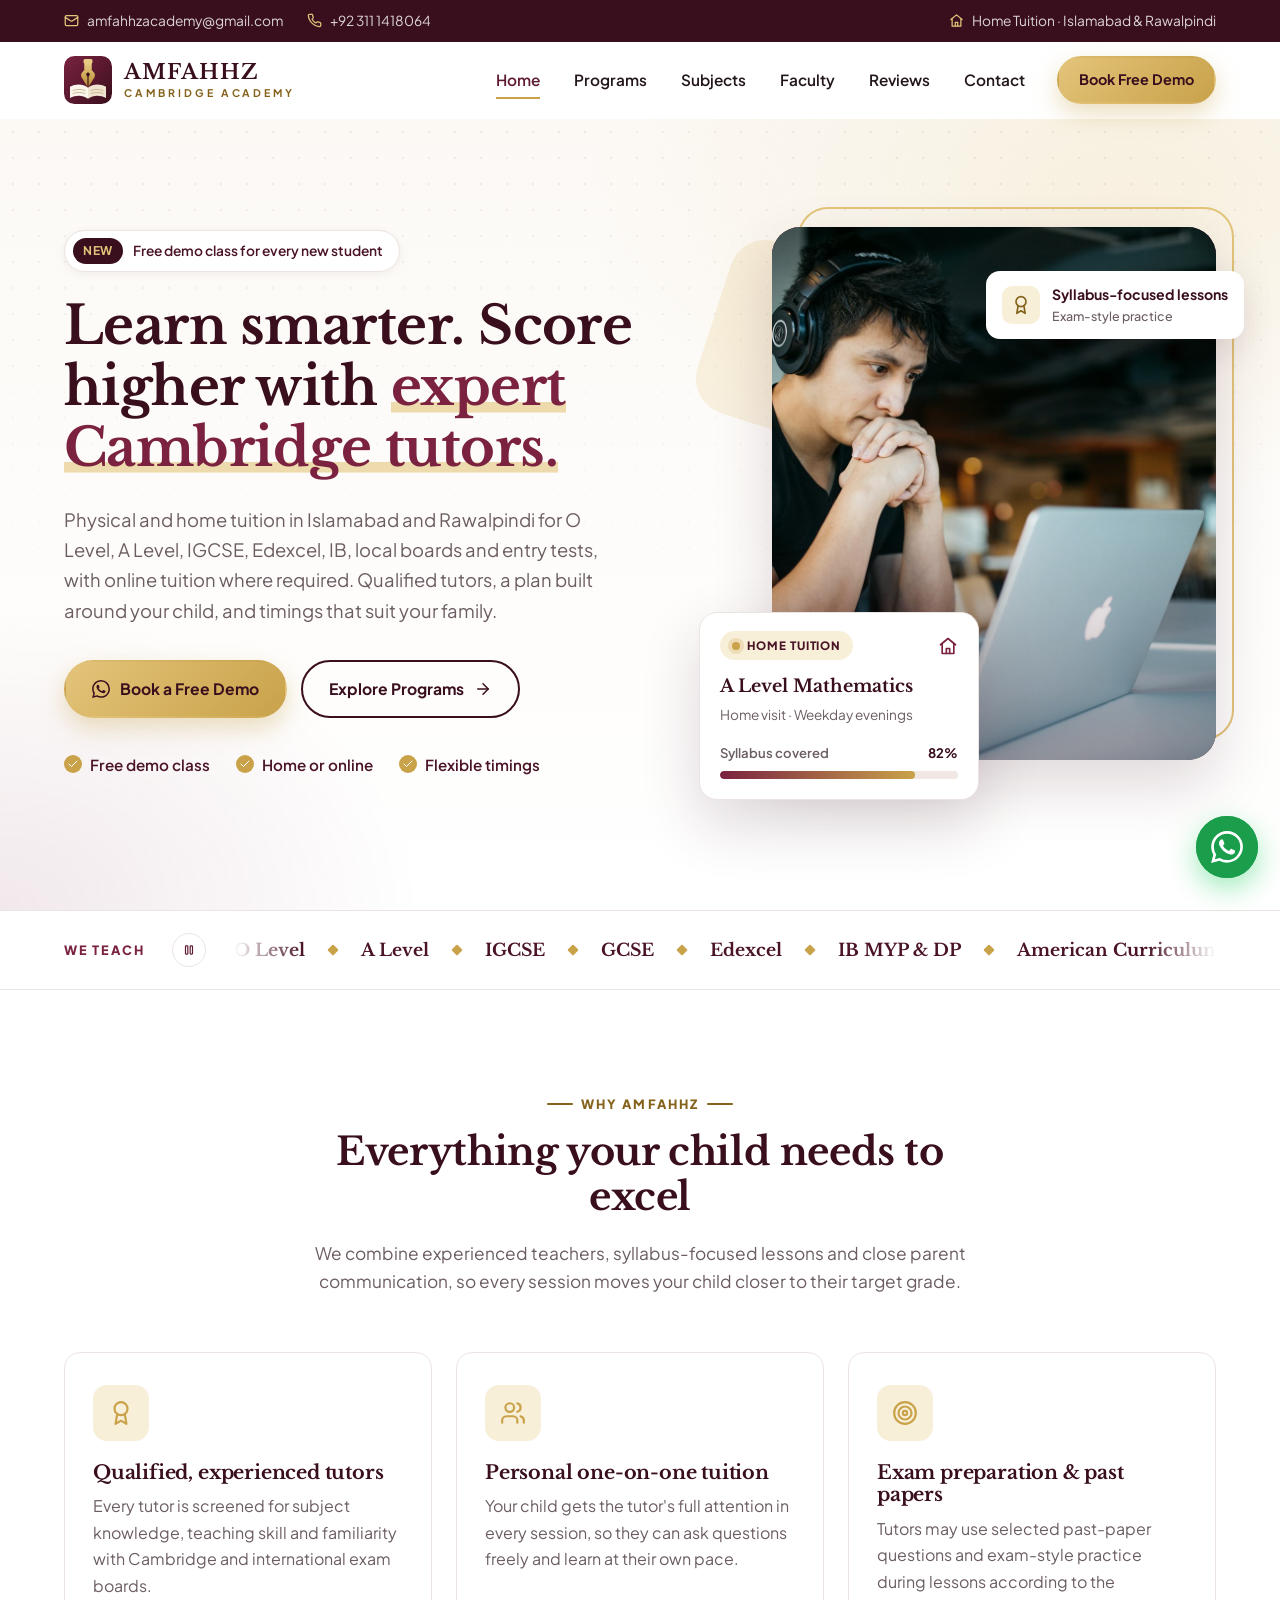
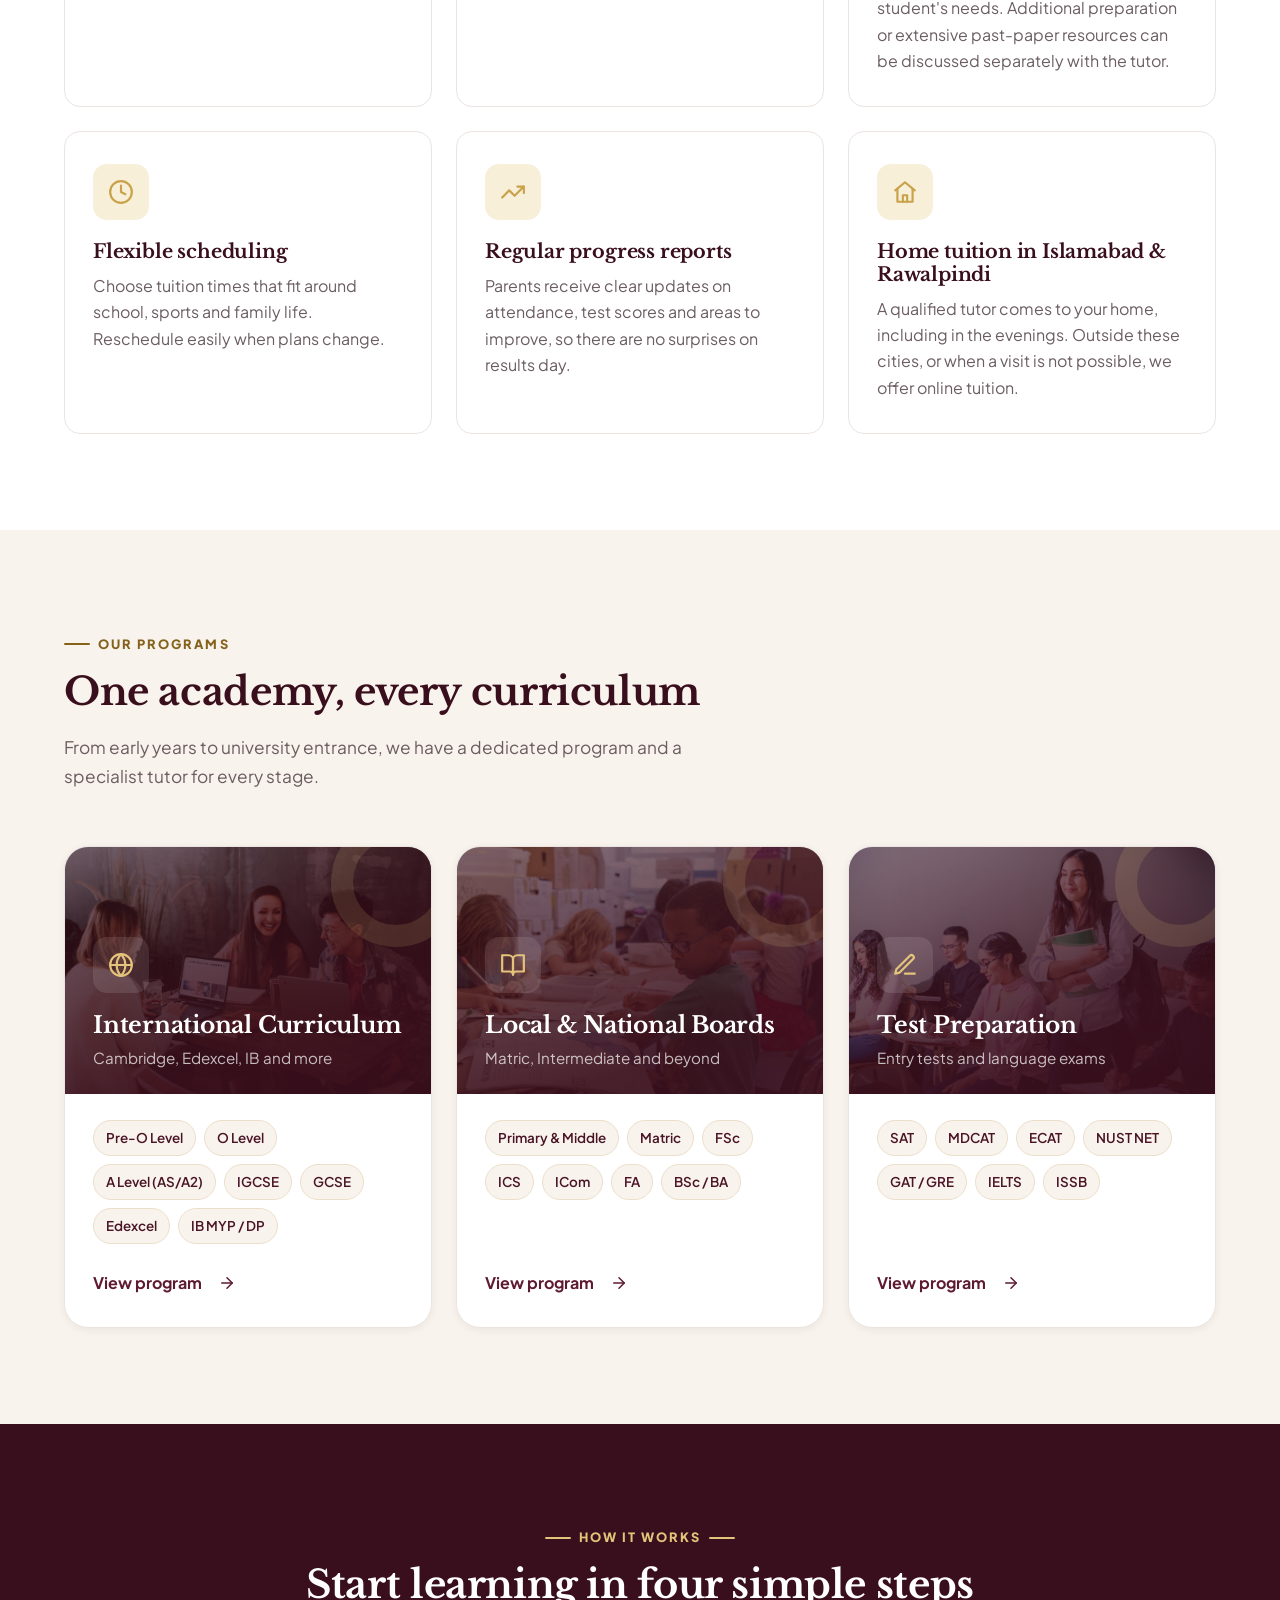
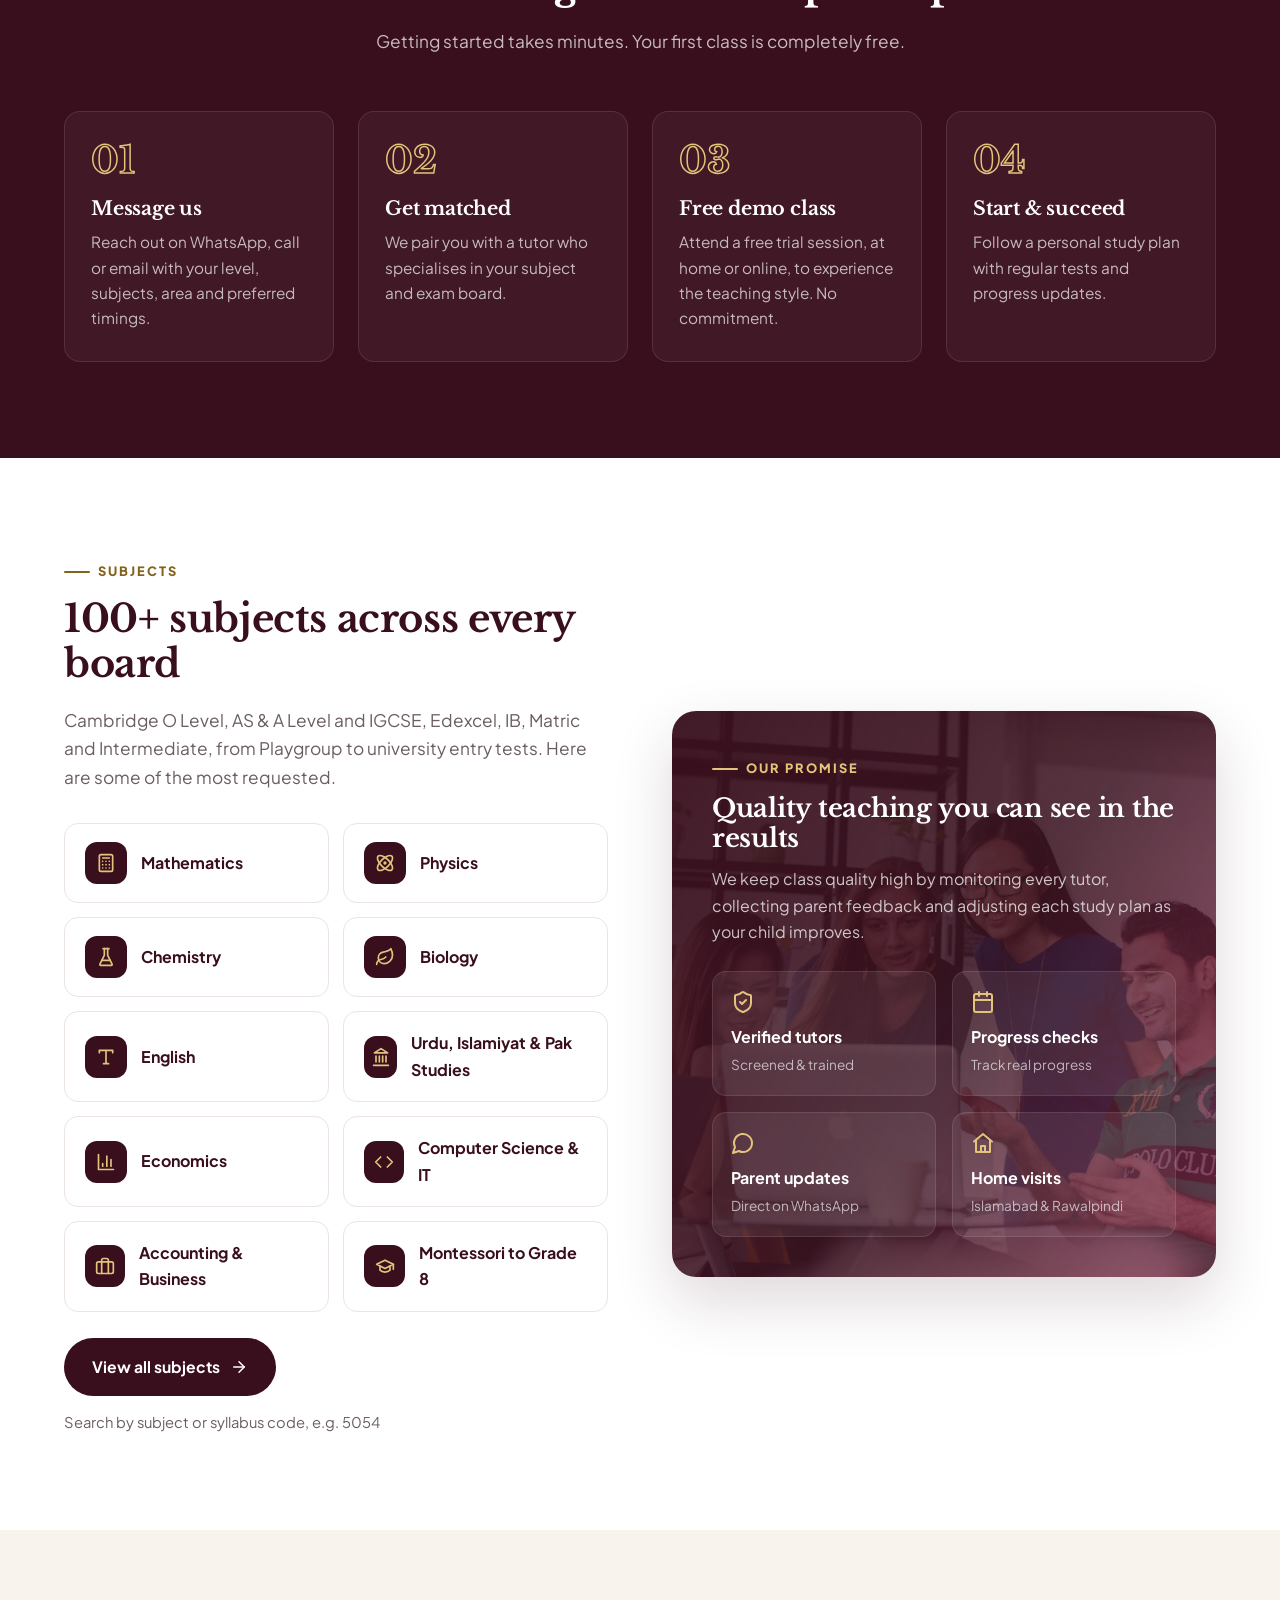
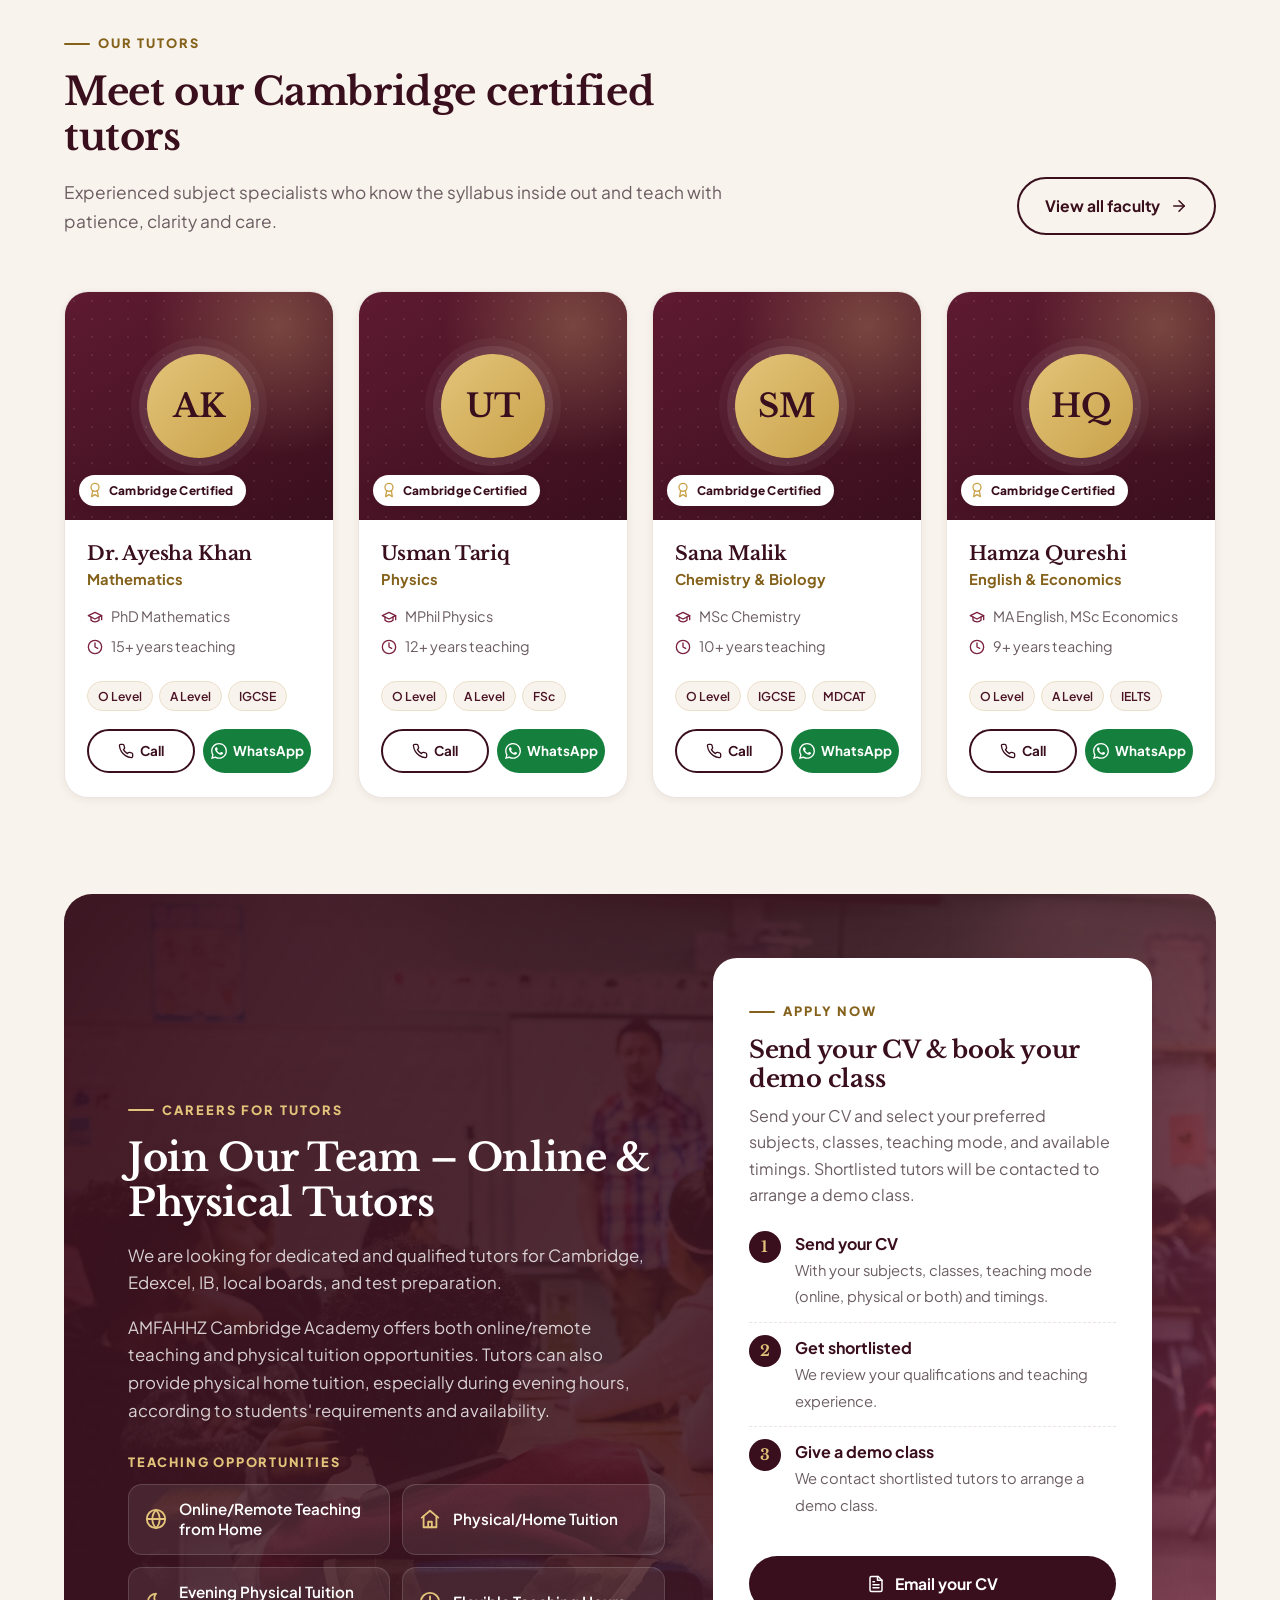
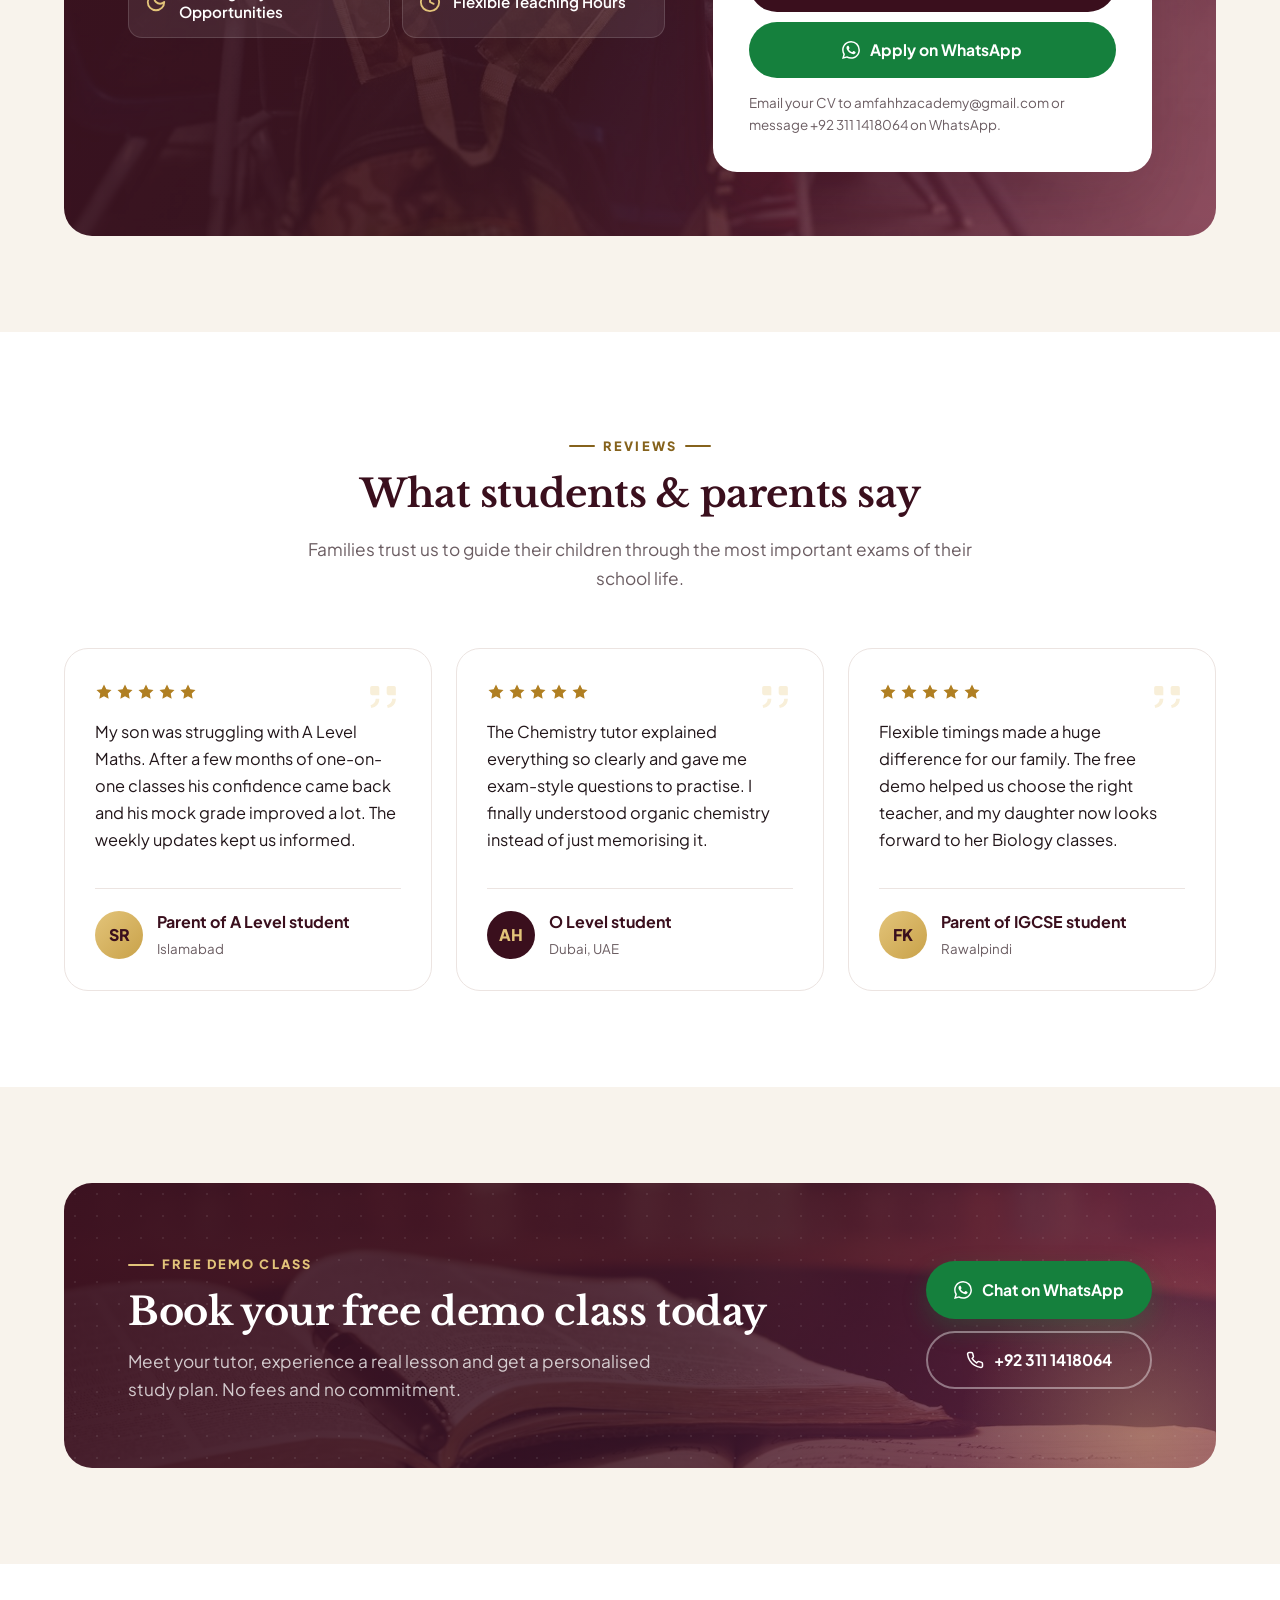
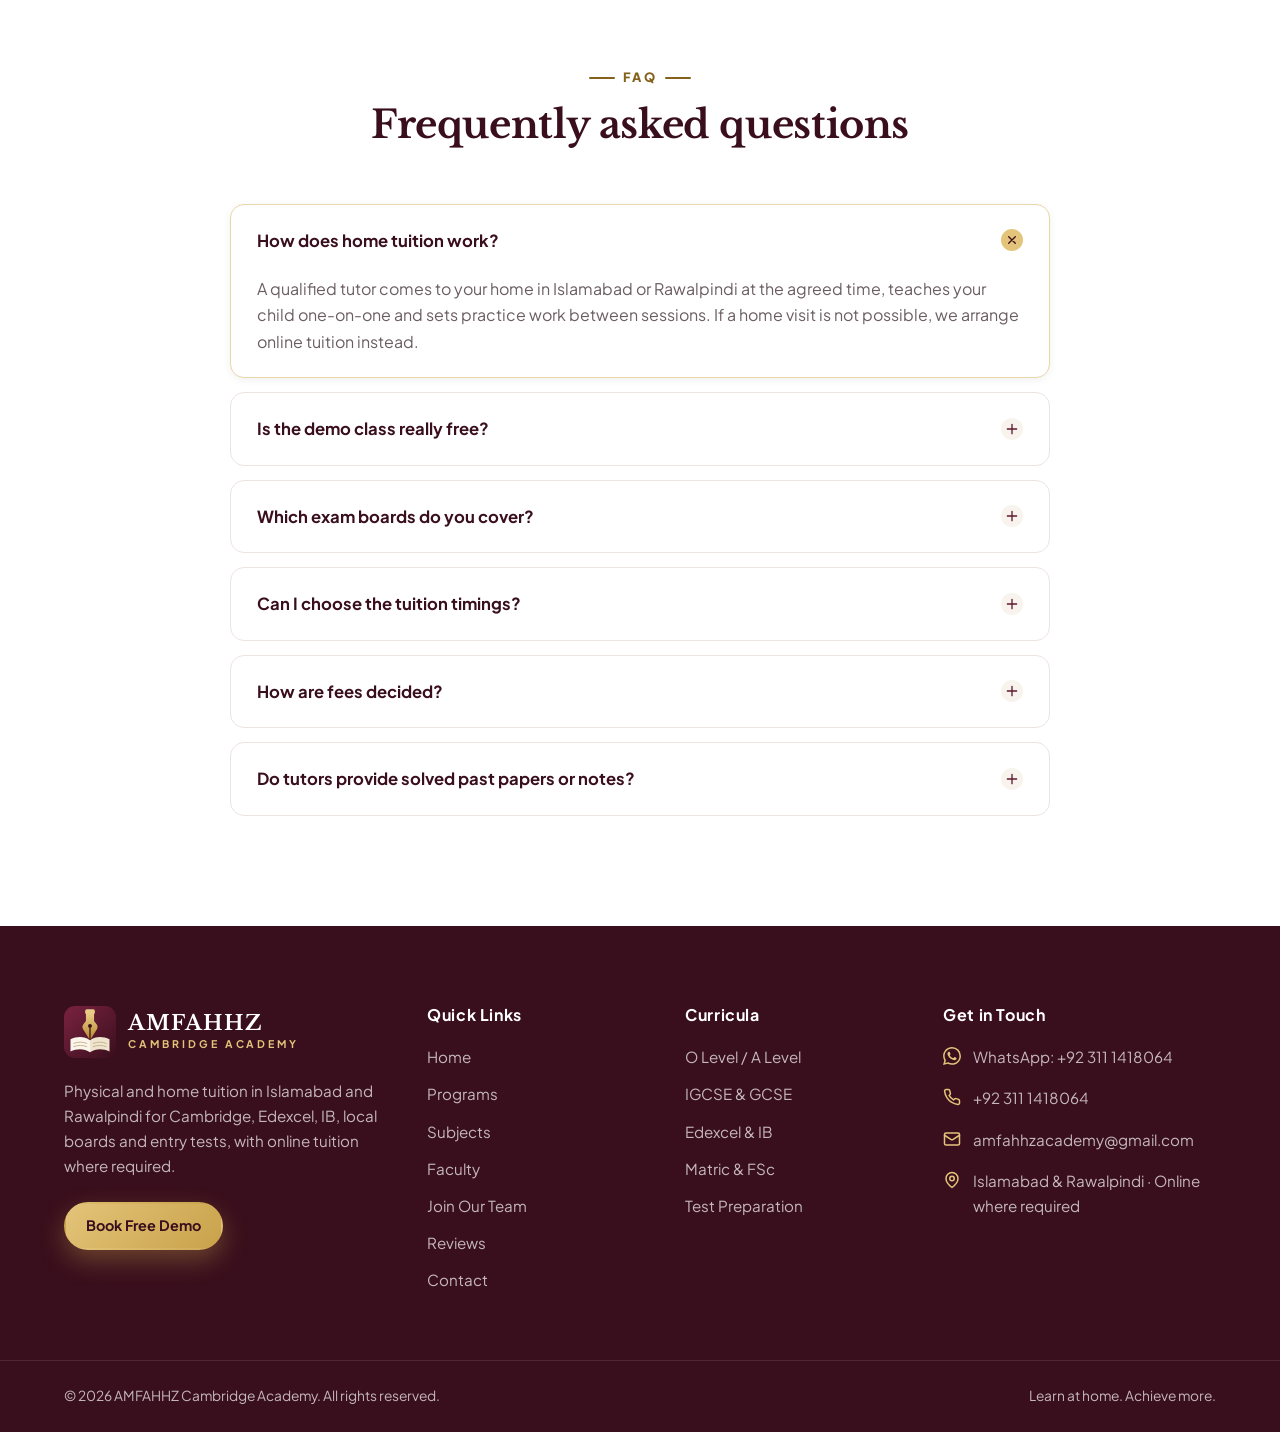
<file: index.html>
<!DOCTYPE html>
<html lang="en">
<head>
  <meta charset="UTF-8">
  <meta name="viewport" content="width=device-width, initial-scale=1.0">
  <title>Home Tuition in Islamabad &amp; Rawalpindi | AMFAHHZ Cambridge Academy</title>
  <meta name="description" content="Home and physical tuition in Islamabad and Rawalpindi for O Level, A Level, IGCSE, Edexcel, IB, Matric, FSc and entry tests. Online where required.">
  <link rel="canonical" href="https://amfahhzacademy.com/">
  <meta name="robots" content="index, follow, max-image-preview:large">
  <meta property="og:type" content="website">
  <meta property="og:site_name" content="AMFAHHZ Cambridge Academy">
  <meta property="og:locale" content="en_GB">
  <meta property="og:url" content="https://amfahhzacademy.com/">
  <meta property="og:title" content="Home Tuition in Islamabad &amp; Rawalpindi | AMFAHHZ Cambridge Academy">
  <meta property="og:description" content="Home and physical tuition in Islamabad and Rawalpindi for O Level, A Level, IGCSE, Edexcel, IB, Matric, FSc and entry tests. Online where required.">
  <meta property="og:image" content="https://amfahhzacademy.com/assets/img/og-image.jpg">
  <meta property="og:image:width" content="1200">
  <meta property="og:image:height" content="630">
  <meta property="og:image:alt" content="AMFAHHZ Cambridge Academy: home and physical tuition in Islamabad and Rawalpindi">
  <meta name="twitter:card" content="summary_large_image">
  <meta name="twitter:title" content="Home Tuition in Islamabad &amp; Rawalpindi | AMFAHHZ Cambridge Academy">
  <meta name="twitter:description" content="Home and physical tuition in Islamabad and Rawalpindi for O Level, A Level, IGCSE, Edexcel, IB, Matric, FSc and entry tests. Online where required.">
  <meta name="twitter:image" content="https://amfahhzacademy.com/assets/img/og-image.jpg">
  <meta name="theme-color" content="#3a0f1d">
  <link rel="icon" href="favicon.ico" sizes="32x32">
  <link rel="icon" href="favicon.svg" type="image/svg+xml">
  <link rel="apple-touch-icon" href="apple-touch-icon.png">
  <link rel="manifest" href="site.webmanifest">
  <link rel="preconnect" href="https://fonts.googleapis.com">
  <link rel="preconnect" href="https://fonts.gstatic.com" crossorigin>
  <link href="https://fonts.googleapis.com/css2?family=Libre+Baskerville:ital,wght@0,400;0,700;1,400&family=Plus+Jakarta+Sans:wght@400;500;600;700;800&display=swap" rel="stylesheet">
  <link rel="stylesheet" href="assets/css/style.css">
  <script type="application/ld+json">
  {
    "@context": "https://schema.org",
    "@graph": [
      {
        "@type": "EducationalOrganization",
        "@id": "https://amfahhzacademy.com/#organization",
        "name": "AMFAHHZ Cambridge Academy",
        "url": "https://amfahhzacademy.com/",
        "logo": "https://amfahhzacademy.com/assets/img/icons/icon-512.png",
        "image": "https://amfahhzacademy.com/assets/img/og-image.jpg",
        "description": "Physical and home tuition in Islamabad and Rawalpindi, with online tuition where required, for Cambridge O Level, A Level, IGCSE, Edexcel, IB, Pakistani boards and entry tests.",
        "email": "amfahhzacademy@gmail.com",
        "telephone": "+92-311-1418064",
        "areaServed": [
          {
            "@type": "City",
            "name": "Islamabad"
          },
          {
            "@type": "City",
            "name": "Rawalpindi"
          }
        ],
        "contactPoint": {
          "@type": "ContactPoint",
          "telephone": "+92-311-1418064",
          "email": "amfahhzacademy@gmail.com",
          "contactType": "customer service",
          "availableLanguage": "English"
        },
        "knowsAbout": [
          "O Level",
          "A Level",
          "IGCSE",
          "GCSE",
          "Edexcel",
          "IB",
          "Matric",
          "FSc",
          "SAT",
          "MDCAT",
          "ECAT",
          "IELTS"
        ]
      },
      {
        "@type": "WebSite",
        "@id": "https://amfahhzacademy.com/#website",
        "url": "https://amfahhzacademy.com/",
        "name": "AMFAHHZ Cambridge Academy",
        "publisher": {
          "@id": "https://amfahhzacademy.com/#organization"
        },
        "inLanguage": "en"
      },
      {
        "@type": "FAQPage",
        "@id": "https://amfahhzacademy.com/#faq",
        "mainEntity": [
          {
            "@type": "Question",
            "name": "How does home tuition work?",
            "acceptedAnswer": {
              "@type": "Answer",
              "text": "A qualified tutor comes to your home in Islamabad or Rawalpindi at the agreed time, teaches your child one-on-one and sets practice work between sessions. If a home visit is not possible, we arrange online tuition instead."
            }
          },
          {
            "@type": "Question",
            "name": "Is the demo class really free?",
            "acceptedAnswer": {
              "@type": "Answer",
              "text": "Yes. Your first demo class is completely free with no obligation to continue. It helps you judge the tutor and teaching style before you decide."
            }
          },
          {
            "@type": "Question",
            "name": "Which exam boards do you cover?",
            "acceptedAnswer": {
              "@type": "Answer",
              "text": "We teach Cambridge (O Level, A Level, IGCSE), Edexcel, GCSE, IB, American curriculum, Pakistani boards (Matric, FSc, ICS, ICom, FA) and entry tests such as SAT, MDCAT, ECAT and NUST NET."
            }
          },
          {
            "@type": "Question",
            "name": "Can I choose the tuition timings?",
            "acceptedAnswer": {
              "@type": "Answer",
              "text": "Absolutely. We schedule tuition around your family's availability, including evenings and weekends. Evening slots are available for home tuition."
            }
          },
          {
            "@type": "Question",
            "name": "How are fees decided?",
            "acceptedAnswer": {
              "@type": "Answer",
              "text": "Fees depend on the level, subject, number of sessions per week and whether tuition is at home or online. Message us on WhatsApp and we will share a clear fee plan after your free demo."
            }
          },
          {
            "@type": "Question",
            "name": "Do tutors provide solved past papers or notes?",
            "acceptedAnswer": {
              "@type": "Answer",
              "text": "Tutors may use selected past-paper questions and exam-style practice during lessons according to the student's needs. Complete solved past papers and specially prepared notes are not part of standard tuition. Additional preparation or extensive past-paper resources can be discussed separately with the tutor."
            }
          }
        ]
      }
    ]
  }
  </script>
</head>
<body>
<script src="assets/js/icons.js"></script>
<a class="skip-link" href="#main">Skip to content</a>

<!-- ===== Top bar ===== -->
<div class="topbar">
  <div class="container">
    <div class="topbar-links">
      <a href="mailto:amfahhzacademy@gmail.com"><svg aria-hidden="true" focusable="false" class="ico"><use href="#i-mail"/></svg>amfahhzacademy@gmail.com</a>
      <a href="tel:+923111418064" class="hide-sm"><svg aria-hidden="true" focusable="false" class="ico"><use href="#i-phone"/></svg>+92 311 1418064</a>
    </div>
    <span class="hide-sm"><svg aria-hidden="true" focusable="false" class="ico"><use href="#i-home"/></svg>Home Tuition · Islamabad &amp; Rawalpindi</span>
  </div>
</div>

<!-- ===== Header ===== -->
<header class="site-header">
  <div class="container">
    <a href="index.html" class="brand" aria-label="AMFAHHZ Cambridge Academy home">
      <img src="assets/img/logo-mark.svg" alt="" width="48" height="48">
      <span class="brand-text">
        <span class="brand-name">AMFAHHZ</span>
        <span class="brand-sub">Cambridge Academy</span>
      </span>
    </a>
    <nav class="main-nav" id="site-nav" aria-label="Main">
      <a href="index.html" aria-current="page">Home</a>
      <a href="programs.html">Programs</a>
      <a href="subjects.html">Subjects</a>
      <a href="faculty.html">Faculty</a>
      <a href="index.html#reviews">Reviews</a>
      <a href="contact.html">Contact</a>
      <a href="https://wa.me/923111418064?text=Hi%20AMFAHHZ%20Cambridge%20Academy!%20I%27d%20like%20to%20book%20a%20free%20demo%20class." target="_blank" rel="noopener" class="btn btn-gold btn-sm">Book Free Demo</a>
    </nav>
    <button class="nav-toggle" type="button" aria-label="Open menu" aria-expanded="false" aria-controls="site-nav">
      <svg aria-hidden="true" focusable="false" class="ico i-menu"><use href="#i-menu"/></svg>
      <svg aria-hidden="true" focusable="false" class="ico i-close"><use href="#i-close"/></svg>
    </button>
  </div>
</header>

<main id="main">

  <!-- ===== Hero ===== -->
  <section class="hero">
    <div class="container">
      <div class="hero-copy reveal">
        <div class="hero-badge"><b>NEW</b> Free demo class for every new student</div>
        <h1>Learn smarter. Score higher with <span>expert Cambridge tutors.</span></h1>
        <p class="hero-lead">Physical and home tuition in Islamabad and Rawalpindi for O Level, A Level, IGCSE, Edexcel, IB, local boards and entry tests, with online tuition where required. Qualified tutors, a plan built around your child, and timings that suit your family.</p>
        <div class="hero-actions">
          <a href="https://wa.me/923111418064?text=Hi%20AMFAHHZ%20Cambridge%20Academy!%20I%27d%20like%20to%20book%20a%20free%20demo%20class." target="_blank" rel="noopener" class="btn btn-gold">
            <svg aria-hidden="true" focusable="false" class="ico"><use href="#i-whatsapp"/></svg>Book a Free Demo
          </a>
          <a href="programs.html" class="btn btn-outline">Explore Programs <svg aria-hidden="true" focusable="false" class="ico"><use href="#i-arrow"/></svg></a>
        </div>
        <ul class="hero-checks">
          <li><svg aria-hidden="true" focusable="false" class="ico"><use href="#i-check"/></svg>Free demo class</li>
          <li><svg aria-hidden="true" focusable="false" class="ico"><use href="#i-check"/></svg>Home or online</li>
          <li><svg aria-hidden="true" focusable="false" class="ico"><use href="#i-check"/></svg>Flexible timings</li>
        </ul>
      </div>

      <div class="hero-visual reveal d2">
        <div class="hero-shape" aria-hidden="true"></div>
        <figure class="hero-photo">
          <img src="assets/img/photos/student-online-class.jpg" alt="Student with headphones studying on a laptop" width="900" height="1080" fetchpriority="high">
        </figure>
        <div class="live-card" aria-hidden="true">
          <div class="row"><span class="live-pill">HOME TUITION</span><svg aria-hidden="true" focusable="false" class="ico"><use href="#i-home"/></svg></div>
          <strong>A Level Mathematics</strong>
          <small>Home visit · Weekday evenings</small>
          <div class="progress-wrap">
            <div class="progress-label"><span>Syllabus covered</span><b>82%</b></div>
            <div class="progress"><i></i></div>
          </div>
        </div>
        <div class="float-badge fb-1" aria-hidden="true">
          <span class="ib"><svg aria-hidden="true" focusable="false" class="ico"><use href="#i-award"/></svg></span>
          <span>Syllabus-focused lessons<small>Exam-style practice</small></span>
        </div>
      </div>
    </div>
  </section>

  <!-- ===== Curriculum marquee ===== -->
  <section class="strip" aria-label="Curricula we teach">
    <div class="container">
      <span class="strip-label">We teach</span>
      <button class="marquee-toggle" type="button" aria-pressed="false" aria-label="Pause scrolling list"><svg aria-hidden="true" focusable="false" class="ico i-pause"><use href="#i-pause"/></svg><svg aria-hidden="true" focusable="false" class="ico i-play"><use href="#i-play"/></svg></button>
      <div class="marquee">
        <div class="marquee-track">
          <ul>
            <li>O Level</li><li>A Level</li><li>IGCSE</li><li>GCSE</li><li>Edexcel</li><li>IB MYP &amp; DP</li><li>American Curriculum</li><li>Matric</li><li>FSc</li><li>ICS &amp; ICom</li><li>SAT</li><li>MDCAT</li><li>ECAT</li><li>IELTS</li>
          </ul>
          <ul aria-hidden="true">
            <li>O Level</li><li>A Level</li><li>IGCSE</li><li>GCSE</li><li>Edexcel</li><li>IB MYP &amp; DP</li><li>American Curriculum</li><li>Matric</li><li>FSc</li><li>ICS &amp; ICom</li><li>SAT</li><li>MDCAT</li><li>ECAT</li><li>IELTS</li>
          </ul>
        </div>
      </div>
    </div>
  </section>

  <!-- ===== Why choose us ===== -->
  <section class="section">
    <div class="container">
      <div class="section-head center reveal">
        <span class="eyebrow">Why AMFAHHZ</span>
        <h2>Everything your child needs to excel</h2>
        <p>We combine experienced teachers, syllabus-focused lessons and close parent communication, so every session moves your child closer to their target grade.</p>
      </div>
      <div class="grid grid-3">
        <article class="card reveal">
          <div class="icon-box"><svg aria-hidden="true" focusable="false" class="ico"><use href="#i-award"/></svg></div>
          <h3>Qualified, experienced tutors</h3>
          <p>Every tutor is screened for subject knowledge, teaching skill and familiarity with Cambridge and international exam boards.</p>
        </article>
        <article class="card reveal d1">
          <div class="icon-box"><svg aria-hidden="true" focusable="false" class="ico"><use href="#i-users"/></svg></div>
          <h3>Personal one-on-one tuition</h3>
          <p>Your child gets the tutor's full attention in every session, so they can ask questions freely and learn at their own pace.</p>
        </article>
        <article class="card reveal d2">
          <div class="icon-box"><svg aria-hidden="true" focusable="false" class="ico"><use href="#i-target"/></svg></div>
          <h3>Exam preparation &amp; past papers</h3>
          <p>Tutors may use selected past-paper questions and exam-style practice during lessons according to the student's needs. Additional preparation or extensive past-paper resources can be discussed separately with the tutor.</p>
        </article>
        <article class="card reveal">
          <div class="icon-box"><svg aria-hidden="true" focusable="false" class="ico"><use href="#i-clock"/></svg></div>
          <h3>Flexible scheduling</h3>
          <p>Choose tuition times that fit around school, sports and family life. Reschedule easily when plans change.</p>
        </article>
        <article class="card reveal d1">
          <div class="icon-box"><svg aria-hidden="true" focusable="false" class="ico"><use href="#i-trend"/></svg></div>
          <h3>Regular progress reports</h3>
          <p>Parents receive clear updates on attendance, test scores and areas to improve, so there are no surprises on results day.</p>
        </article>
        <article class="card reveal d2">
          <div class="icon-box"><svg aria-hidden="true" focusable="false" class="ico"><use href="#i-home"/></svg></div>
          <h3>Home tuition in Islamabad &amp; Rawalpindi</h3>
          <p>A qualified tutor comes to your home, including in the evenings. Outside these cities, or when a visit is not possible, we offer online tuition.</p>
        </article>
      </div>
    </div>
  </section>

  <!-- ===== Programs preview ===== -->
  <section class="section bg-cream">
    <div class="container">
      <div class="section-head reveal">
        <span class="eyebrow">Our Programs</span>
        <h2>One academy, every curriculum</h2>
        <p>From early years to university entrance, we have a dedicated program and a specialist tutor for every stage.</p>
      </div>
      <div class="grid grid-3">
        <article class="program reveal">
          <div class="program-head photo-bg photo-students-laptops">
            <div class="icon-box"><svg aria-hidden="true" focusable="false" class="ico"><use href="#i-globe"/></svg></div>
            <h3>International Curriculum</h3>
            <p>Cambridge, Edexcel, IB and more</p>
          </div>
          <div class="program-body">
            <div class="tags">
              <span class="tag">Pre-O Level</span><span class="tag">O Level</span><span class="tag">A Level (AS/A2)</span>
              <span class="tag">IGCSE</span><span class="tag">GCSE</span><span class="tag">Edexcel</span><span class="tag">IB MYP / DP</span>
            </div>
            <a href="programs.html#international" class="link">View program<span class="sr-only">: International Curriculum</span> <svg aria-hidden="true" focusable="false" class="ico"><use href="#i-arrow"/></svg></a>
          </div>
        </article>
        <article class="program reveal d1">
          <div class="program-head photo-bg photo-child-studying">
            <div class="icon-box"><svg aria-hidden="true" focusable="false" class="ico"><use href="#i-book"/></svg></div>
            <h3>Local &amp; National Boards</h3>
            <p>Matric, Intermediate and beyond</p>
          </div>
          <div class="program-body">
            <div class="tags">
              <span class="tag">Primary &amp; Middle</span><span class="tag">Matric</span><span class="tag">FSc</span>
              <span class="tag">ICS</span><span class="tag">ICom</span><span class="tag">FA</span><span class="tag">BSc / BA</span>
            </div>
            <a href="programs.html#local" class="link">View program<span class="sr-only">: Local &amp; National Boards</span> <svg aria-hidden="true" focusable="false" class="ico"><use href="#i-arrow"/></svg></a>
          </div>
        </article>
        <article class="program reveal d2">
          <div class="program-head photo-bg photo-students-writing">
            <div class="icon-box"><svg aria-hidden="true" focusable="false" class="ico"><use href="#i-pen"/></svg></div>
            <h3>Test Preparation</h3>
            <p>Entry tests and language exams</p>
          </div>
          <div class="program-body">
            <div class="tags">
              <span class="tag">SAT</span><span class="tag">MDCAT</span><span class="tag">ECAT</span><span class="tag">NUST NET</span>
              <span class="tag">GAT / GRE</span><span class="tag">IELTS</span><span class="tag">ISSB</span>
            </div>
            <a href="programs.html#test-prep" class="link">View program<span class="sr-only">: Test Preparation</span> <svg aria-hidden="true" focusable="false" class="ico"><use href="#i-arrow"/></svg></a>
          </div>
        </article>
      </div>
    </div>
  </section>

  <!-- ===== How it works ===== -->
  <section class="section bg-brand">
    <div class="container">
      <div class="section-head center reveal">
        <span class="eyebrow">How it works</span>
        <h2>Start learning in four simple steps</h2>
        <p>Getting started takes minutes. Your first class is completely free.</p>
      </div>
      <div class="grid grid-4 steps">
        <div class="step reveal">
          <h3>Message us</h3>
          <p>Reach out on WhatsApp, call or email with your level, subjects, area and preferred timings.</p>
        </div>
        <div class="step reveal d1">
          <h3>Get matched</h3>
          <p>We pair you with a tutor who specialises in your subject and exam board.</p>
        </div>
        <div class="step reveal d2">
          <h3>Free demo class</h3>
          <p>Attend a free trial session, at home or online, to experience the teaching style. No commitment.</p>
        </div>
        <div class="step reveal d3">
          <h3>Start &amp; succeed</h3>
          <p>Follow a personal study plan with regular tests and progress updates.</p>
        </div>
      </div>
    </div>
  </section>

  <!-- ===== Subjects ===== -->
  <section class="section">
    <div class="container">
      <div class="split">
        <div class="reveal">
          <span class="eyebrow">Subjects</span>
          <h2>100+ subjects across every board</h2>
          <p style="color:var(--muted);font-size:1.08rem;margin-bottom:32px">Cambridge O Level, AS &amp; A Level and IGCSE, Edexcel, IB, Matric and Intermediate, from Playgroup to university entry tests. Here are some of the most requested.</p>
          <!-- Each tile opens subjects.html filtered to that subject (?q=...). Keep the full list on subjects.html. -->
          <div class="grid grid-2" style="gap:14px">
            <a class="subject" href="subjects.html?q=Mathematics"><span class="ib"><svg aria-hidden="true" focusable="false" class="ico"><use href="#i-calc"/></svg></span>Mathematics</a>
            <a class="subject" href="subjects.html?q=Physics"><span class="ib"><svg aria-hidden="true" focusable="false" class="ico"><use href="#i-atom"/></svg></span>Physics</a>
            <a class="subject" href="subjects.html?q=Chemistry"><span class="ib"><svg aria-hidden="true" focusable="false" class="ico"><use href="#i-flask"/></svg></span>Chemistry</a>
            <a class="subject" href="subjects.html?q=Biology"><span class="ib"><svg aria-hidden="true" focusable="false" class="ico"><use href="#i-leaf"/></svg></span>Biology</a>
            <a class="subject" href="subjects.html?q=English"><span class="ib"><svg aria-hidden="true" focusable="false" class="ico"><use href="#i-type"/></svg></span>English</a>
            <a class="subject" href="subjects.html?q=Urdu,Islamiyat,Islamiat,Pakistan%20Studies"><span class="ib"><svg aria-hidden="true" focusable="false" class="ico"><use href="#i-landmark"/></svg></span>Urdu, Islamiyat &amp; Pak Studies</a>
            <a class="subject" href="subjects.html?q=Economics"><span class="ib"><svg aria-hidden="true" focusable="false" class="ico"><use href="#i-chart"/></svg></span>Economics</a>
            <a class="subject" href="subjects.html?q=Computer,Information,ICT"><span class="ib"><svg aria-hidden="true" focusable="false" class="ico"><use href="#i-code"/></svg></span>Computer Science &amp; IT</a>
            <a class="subject" href="subjects.html?q=Accounting,Business,Commerce"><span class="ib"><svg aria-hidden="true" focusable="false" class="ico"><use href="#i-briefcase"/></svg></span>Accounting &amp; Business</a>
            <a class="subject" href="subjects.html#school"><span class="ib"><svg aria-hidden="true" focusable="false" class="ico"><use href="#i-cap"/></svg></span>Montessori to Grade 8</a>
          </div>
          <div class="subjects-more">
            <a href="subjects.html" class="btn btn-brand">View all subjects <svg aria-hidden="true" focusable="false" class="ico"><use href="#i-arrow"/></svg></a>
            <small>Search by subject or syllabus code, e.g. 5054</small>
          </div>
        </div>
        <div class="panel photo-bg photo-group-study reveal d2">
          <span class="eyebrow">Our promise</span>
          <h3>Quality teaching you can see in the results</h3>
          <p>We keep class quality high by monitoring every tutor, collecting parent feedback and adjusting each study plan as your child improves.</p>
          <div class="panel-stats">
            <div><svg aria-hidden="true" focusable="false" class="ico"><use href="#i-shield"/></svg><b>Verified tutors</b><span>Screened &amp; trained</span></div>
            <div><svg aria-hidden="true" focusable="false" class="ico"><use href="#i-calendar"/></svg><b>Progress checks</b><span>Track real progress</span></div>
            <div><svg aria-hidden="true" focusable="false" class="ico"><use href="#i-chat"/></svg><b>Parent updates</b><span>Direct on WhatsApp</span></div>
            <div><svg aria-hidden="true" focusable="false" class="ico"><use href="#i-home"/></svg><b>Home visits</b><span>Islamabad &amp; Rawalpindi</span></div>
          </div>
        </div>
      </div>
    </div>
  </section>

  <!-- ===== Tutors ===== -->
  <!-- NOTE: sample tutor profiles. Replace names, qualifications and experience with the academy's real tutors.
       WhatsApp buttons: male tutors use wa.me/923199559554, female tutors use the main number wa.me/923111418064.
       Call buttons all use the main number.
       To add a photo, put it in assets/img/tutors/ and replace the <span class="tutor-initials"> line with:
       <img src="assets/img/tutors/photo.jpg" alt="Tutor name"> -->
  <section class="section bg-cream" id="tutors">
    <div class="container">
      <div class="head-row reveal">
        <div class="section-head">
          <span class="eyebrow">Our Tutors</span>
          <h2>Meet our Cambridge certified tutors</h2>
          <p>Experienced subject specialists who know the syllabus inside out and teach with patience, clarity and care.</p>
        </div>
        <a href="faculty.html" class="btn btn-outline">View all faculty <svg aria-hidden="true" focusable="false" class="ico"><use href="#i-arrow"/></svg></a>
      </div>
      <div class="grid grid-4">
        <article class="tutor reveal">
          <div class="tutor-photo">
            <span class="tutor-initials">AK</span>
            <span class="tutor-badge"><svg aria-hidden="true" focusable="false" class="ico"><use href="#i-award"/></svg>Cambridge Certified</span>
          </div>
          <div class="tutor-info">
            <h3>Dr. Ayesha Khan</h3>
            <p class="tutor-subject">Mathematics</p>
            <ul class="tutor-meta">
              <li><svg aria-hidden="true" focusable="false" class="ico"><use href="#i-cap"/></svg>PhD Mathematics</li>
              <li><svg aria-hidden="true" focusable="false" class="ico"><use href="#i-clock"/></svg>15+ years teaching</li>
            </ul>
            <div class="tags"><span class="tag">O Level</span><span class="tag">A Level</span><span class="tag">IGCSE</span></div>
            <div class="tutor-actions">
              <a href="tel:+923111418064" class="btn btn-outline btn-xs" aria-label="Call about Mathematics tutoring"><svg aria-hidden="true" focusable="false" class="ico"><use href="#i-phone"/></svg>Call</a>
              <a href="https://wa.me/923111418064?text=Hi!%20I%27d%20like%20a%20free%20demo%20class%20for%20Mathematics." target="_blank" rel="noopener" class="btn btn-wa btn-xs" aria-label="WhatsApp about Mathematics tutoring (opens WhatsApp)"><svg aria-hidden="true" focusable="false" class="ico"><use href="#i-whatsapp"/></svg>WhatsApp</a>
            </div>
          </div>
        </article>
        <article class="tutor reveal d1">
          <div class="tutor-photo">
            <span class="tutor-initials">UT</span>
            <span class="tutor-badge"><svg aria-hidden="true" focusable="false" class="ico"><use href="#i-award"/></svg>Cambridge Certified</span>
          </div>
          <div class="tutor-info">
            <h3>Usman Tariq</h3>
            <p class="tutor-subject">Physics</p>
            <ul class="tutor-meta">
              <li><svg aria-hidden="true" focusable="false" class="ico"><use href="#i-cap"/></svg>MPhil Physics</li>
              <li><svg aria-hidden="true" focusable="false" class="ico"><use href="#i-clock"/></svg>12+ years teaching</li>
            </ul>
            <div class="tags"><span class="tag">O Level</span><span class="tag">A Level</span><span class="tag">FSc</span></div>
            <div class="tutor-actions">
              <a href="tel:+923111418064" class="btn btn-outline btn-xs" aria-label="Call about Physics tutoring"><svg aria-hidden="true" focusable="false" class="ico"><use href="#i-phone"/></svg>Call</a>
              <a href="https://wa.me/923199559554?text=Hi!%20I%27d%20like%20a%20free%20demo%20class%20for%20Physics." target="_blank" rel="noopener" class="btn btn-wa btn-xs" aria-label="WhatsApp about Physics tutoring (opens WhatsApp)"><svg aria-hidden="true" focusable="false" class="ico"><use href="#i-whatsapp"/></svg>WhatsApp</a>
            </div>
          </div>
        </article>
        <article class="tutor reveal d2">
          <div class="tutor-photo">
            <span class="tutor-initials">SM</span>
            <span class="tutor-badge"><svg aria-hidden="true" focusable="false" class="ico"><use href="#i-award"/></svg>Cambridge Certified</span>
          </div>
          <div class="tutor-info">
            <h3>Sana Malik</h3>
            <p class="tutor-subject">Chemistry &amp; Biology</p>
            <ul class="tutor-meta">
              <li><svg aria-hidden="true" focusable="false" class="ico"><use href="#i-cap"/></svg>MSc Chemistry</li>
              <li><svg aria-hidden="true" focusable="false" class="ico"><use href="#i-clock"/></svg>10+ years teaching</li>
            </ul>
            <div class="tags"><span class="tag">O Level</span><span class="tag">IGCSE</span><span class="tag">MDCAT</span></div>
            <div class="tutor-actions">
              <a href="tel:+923111418064" class="btn btn-outline btn-xs" aria-label="Call about Chemistry &amp; Biology tutoring"><svg aria-hidden="true" focusable="false" class="ico"><use href="#i-phone"/></svg>Call</a>
              <a href="https://wa.me/923111418064?text=Hi!%20I%27d%20like%20a%20free%20demo%20class%20for%20Chemistry%20or%20Biology." target="_blank" rel="noopener" class="btn btn-wa btn-xs" aria-label="WhatsApp about Chemistry &amp; Biology tutoring (opens WhatsApp)"><svg aria-hidden="true" focusable="false" class="ico"><use href="#i-whatsapp"/></svg>WhatsApp</a>
            </div>
          </div>
        </article>
        <article class="tutor reveal d3">
          <div class="tutor-photo">
            <span class="tutor-initials">HQ</span>
            <span class="tutor-badge"><svg aria-hidden="true" focusable="false" class="ico"><use href="#i-award"/></svg>Cambridge Certified</span>
          </div>
          <div class="tutor-info">
            <h3>Hamza Qureshi</h3>
            <p class="tutor-subject">English &amp; Economics</p>
            <ul class="tutor-meta">
              <li><svg aria-hidden="true" focusable="false" class="ico"><use href="#i-cap"/></svg>MA English, MSc Economics</li>
              <li><svg aria-hidden="true" focusable="false" class="ico"><use href="#i-clock"/></svg>9+ years teaching</li>
            </ul>
            <div class="tags"><span class="tag">O Level</span><span class="tag">A Level</span><span class="tag">IELTS</span></div>
            <div class="tutor-actions">
              <a href="tel:+923111418064" class="btn btn-outline btn-xs" aria-label="Call about English &amp; Economics tutoring"><svg aria-hidden="true" focusable="false" class="ico"><use href="#i-phone"/></svg>Call</a>
              <a href="https://wa.me/923199559554?text=Hi!%20I%27d%20like%20a%20free%20demo%20class%20for%20English%20or%20Economics." target="_blank" rel="noopener" class="btn btn-wa btn-xs" aria-label="WhatsApp about English &amp; Economics tutoring (opens WhatsApp)"><svg aria-hidden="true" focusable="false" class="ico"><use href="#i-whatsapp"/></svg>WhatsApp</a>
            </div>
          </div>
        </article>
      </div>
    </div>
  </section>

  <!-- ===== Join our team (also on faculty.html: keep both copies the same) ===== -->
  <section class="section bg-cream flush-top" id="join-our-team">
    <div class="container">
      <div class="join-team photo-bg photo-classroom reveal">
        <div class="join-intro">
          <span class="eyebrow">Careers for tutors</span>
          <h2>Join Our Team – Online &amp; Physical Tutors</h2>
          <p>We are looking for dedicated and qualified tutors for Cambridge, Edexcel, IB, local boards, and test preparation.</p>
          <p>AMFAHHZ Cambridge Academy offers both online/remote teaching and physical tuition opportunities. Tutors can also provide physical home tuition, especially during evening hours, according to students' requirements and availability.</p>
          <h3 class="join-subtitle">Teaching opportunities</h3>
          <ul class="join-options">
            <li><svg aria-hidden="true" focusable="false" class="ico"><use href="#i-globe"/></svg>Online/Remote Teaching from Home</li>
            <li><svg aria-hidden="true" focusable="false" class="ico"><use href="#i-home"/></svg>Physical/Home Tuition</li>
            <li><svg aria-hidden="true" focusable="false" class="ico"><use href="#i-moon"/></svg>Evening Physical Tuition Opportunities</li>
            <li><svg aria-hidden="true" focusable="false" class="ico"><use href="#i-clock"/></svg>Flexible Teaching Hours</li>
          </ul>
        </div>
        <div class="apply-card">
          <span class="eyebrow">Apply now</span>
          <h3>Send your CV &amp; book your demo class</h3>
          <p>Send your CV and select your preferred subjects, classes, teaching mode, and available timings. Shortlisted tutors will be contacted to arrange a demo class.</p>
          <ol class="apply-steps">
            <li><b>1</b><div><strong>Send your CV</strong><span>With your subjects, classes, teaching mode (online, physical or both) and timings.</span></div></li>
            <li><b>2</b><div><strong>Get shortlisted</strong><span>We review your qualifications and teaching experience.</span></div></li>
            <li><b>3</b><div><strong>Give a demo class</strong><span>We contact shortlisted tutors to arrange a demo class.</span></div></li>
          </ol>
          <div class="apply-actions">
            <a href="mailto:amfahhzacademy@gmail.com?subject=Tutor%20Application&amp;body=Hi%20AMFAHHZ%20Cambridge%20Academy%2C%0D%0A%0D%0AI%20would%20like%20to%20apply%20as%20a%20tutor.%20My%20CV%20is%20attached.%0D%0A%0D%0AFull%20name%3A%0D%0APhone%20%2F%20WhatsApp%3A%0D%0ACity%20and%20area%3A%0D%0AQualification%3A%0D%0ATeaching%20experience%3A%0D%0APreferred%20subjects%3A%0D%0APreferred%20classes%20%2F%20levels%20(e.g.%20O%20Level%2C%20A%20Level%2C%20Matric)%3A%0D%0ATeaching%20mode%20(Online%20%2F%20Physical%20home%20tuition%20%2F%20Both)%3A%0D%0AAvailable%20timings%20(e.g.%20weekday%20evenings)%3A%0D%0A" class="btn btn-brand"><svg aria-hidden="true" focusable="false" class="ico"><use href="#i-file"/></svg>Email your CV</a>
            <a href="https://wa.me/923111418064?text=Hi%20AMFAHHZ%20Cambridge%20Academy!%20I%27d%20like%20to%20apply%20as%20a%20tutor.%0ASubjects%3A%0AClasses%20%2F%20levels%3A%0ATeaching%20mode%20(Online%20%2F%20Physical%20%2F%20Both)%3A%0AAvailable%20timings%3A%0ACity%20and%20area%3A" target="_blank" rel="noopener" class="btn btn-wa" aria-label="Apply on WhatsApp (opens WhatsApp)"><svg aria-hidden="true" focusable="false" class="ico"><use href="#i-whatsapp"/></svg>Apply on WhatsApp</a>
          </div>
          <p class="apply-note">Email your CV to amfahhzacademy@gmail.com or message +92 311 1418064 on WhatsApp.</p>
        </div>
      </div>
    </div>
  </section>

  <!-- ===== Testimonials ===== -->
  <!-- NOTE: sample reviews. Replace with real student/parent feedback before going live. -->
  <section class="section" id="reviews">
    <div class="container">
      <div class="section-head center reveal">
        <span class="eyebrow">Reviews</span>
        <h2>What students &amp; parents say</h2>
        <p>Families trust us to guide their children through the most important exams of their school life.</p>
      </div>
      <div class="grid grid-3">
        <figure class="testimonial reveal" style="margin:0">
          <svg aria-hidden="true" focusable="false" class="ico"><use href="#i-quote"/></svg>
          <div class="stars" role="img" aria-label="Rated 5 out of 5"><svg aria-hidden="true" focusable="false" class="ico"><use href="#i-star"/></svg><svg aria-hidden="true" focusable="false" class="ico"><use href="#i-star"/></svg><svg aria-hidden="true" focusable="false" class="ico"><use href="#i-star"/></svg><svg aria-hidden="true" focusable="false" class="ico"><use href="#i-star"/></svg><svg aria-hidden="true" focusable="false" class="ico"><use href="#i-star"/></svg></div>
          <p>My son was struggling with A Level Maths. After a few months of one-on-one classes his confidence came back and his mock grade improved a lot. The weekly updates kept us informed.</p>
          <figcaption class="person"><div class="avatar">SR</div><div><strong>Parent of A Level student</strong><small>Islamabad</small></div></figcaption>
        </figure>
        <figure class="testimonial reveal d1" style="margin:0">
          <svg aria-hidden="true" focusable="false" class="ico"><use href="#i-quote"/></svg>
          <div class="stars" role="img" aria-label="Rated 5 out of 5"><svg aria-hidden="true" focusable="false" class="ico"><use href="#i-star"/></svg><svg aria-hidden="true" focusable="false" class="ico"><use href="#i-star"/></svg><svg aria-hidden="true" focusable="false" class="ico"><use href="#i-star"/></svg><svg aria-hidden="true" focusable="false" class="ico"><use href="#i-star"/></svg><svg aria-hidden="true" focusable="false" class="ico"><use href="#i-star"/></svg></div>
          <p>The Chemistry tutor explained everything so clearly and gave me exam-style questions to practise. I finally understood organic chemistry instead of just memorising it.</p>
          <figcaption class="person"><div class="avatar brand">AH</div><div><strong>O Level student</strong><small>Dubai, UAE</small></div></figcaption>
        </figure>
        <figure class="testimonial reveal d2" style="margin:0">
          <svg aria-hidden="true" focusable="false" class="ico"><use href="#i-quote"/></svg>
          <div class="stars" role="img" aria-label="Rated 5 out of 5"><svg aria-hidden="true" focusable="false" class="ico"><use href="#i-star"/></svg><svg aria-hidden="true" focusable="false" class="ico"><use href="#i-star"/></svg><svg aria-hidden="true" focusable="false" class="ico"><use href="#i-star"/></svg><svg aria-hidden="true" focusable="false" class="ico"><use href="#i-star"/></svg><svg aria-hidden="true" focusable="false" class="ico"><use href="#i-star"/></svg></div>
          <p>Flexible timings made a huge difference for our family. The free demo helped us choose the right teacher, and my daughter now looks forward to her Biology classes.</p>
          <figcaption class="person"><div class="avatar">FK</div><div><strong>Parent of IGCSE student</strong><small>Rawalpindi</small></div></figcaption>
        </figure>
      </div>
    </div>
  </section>

  <!-- ===== CTA band ===== -->
  <section class="section bg-cream">
    <div class="container">
      <div class="cta-band photo-bg photo-book-and-pen reveal">
        <div>
          <span class="eyebrow">Free demo class</span>
          <h2>Book your free demo class today</h2>
          <p>Meet your tutor, experience a real lesson and get a personalised study plan. No fees and no commitment.</p>
        </div>
        <div class="cta-actions">
          <a href="https://wa.me/923111418064?text=Hi%20AMFAHHZ%20Cambridge%20Academy!%20I%27d%20like%20to%20book%20a%20free%20demo%20class." target="_blank" rel="noopener" class="btn btn-wa"><svg aria-hidden="true" focusable="false" class="ico"><use href="#i-whatsapp"/></svg>Chat on WhatsApp</a>
          <a href="tel:+923111418064" class="btn btn-ghost-light"><svg aria-hidden="true" focusable="false" class="ico"><use href="#i-phone"/></svg>+92 311 1418064</a>
        </div>
      </div>
    </div>
  </section>

  <!-- ===== FAQ ===== -->
  <section class="section">
    <div class="container">
      <div class="section-head center reveal">
        <span class="eyebrow">FAQ</span>
        <h2>Frequently asked questions</h2>
      </div>
      <div class="faq reveal">
        <details open>
          <summary>How does home tuition work?<svg aria-hidden="true" focusable="false" class="ico"><use href="#i-plus"/></svg></summary>
          <p>A qualified tutor comes to your home in Islamabad or Rawalpindi at the agreed time, teaches your child one-on-one and sets practice work between sessions. If a home visit is not possible, we arrange online tuition instead.</p>
        </details>
        <details>
          <summary>Is the demo class really free?<svg aria-hidden="true" focusable="false" class="ico"><use href="#i-plus"/></svg></summary>
          <p>Yes. Your first demo class is completely free with no obligation to continue. It helps you judge the tutor and teaching style before you decide.</p>
        </details>
        <details>
          <summary>Which exam boards do you cover?<svg aria-hidden="true" focusable="false" class="ico"><use href="#i-plus"/></svg></summary>
          <p>We teach Cambridge (O Level, A Level, IGCSE), Edexcel, GCSE, IB, American curriculum, Pakistani boards (Matric, FSc, ICS, ICom, FA) and entry tests such as SAT, MDCAT, ECAT and NUST NET.</p>
        </details>
        <details>
          <summary>Can I choose the tuition timings?<svg aria-hidden="true" focusable="false" class="ico"><use href="#i-plus"/></svg></summary>
          <p>Absolutely. We schedule tuition around your family's availability, including evenings and weekends. Evening slots are available for home tuition.</p>
        </details>
        <details>
          <summary>How are fees decided?<svg aria-hidden="true" focusable="false" class="ico"><use href="#i-plus"/></svg></summary>
          <p>Fees depend on the level, subject, number of sessions per week and whether tuition is at home or online. Message us on WhatsApp and we will share a clear fee plan after your free demo.</p>
        </details>
        <details>
          <summary>Do tutors provide solved past papers or notes?<svg aria-hidden="true" focusable="false" class="ico"><use href="#i-plus"/></svg></summary>
          <p>Tutors may use selected past-paper questions and exam-style practice during lessons according to the student's needs. Complete solved past papers and specially prepared notes are not part of standard tuition. Additional preparation or extensive past-paper resources can be discussed separately with the tutor.</p>
        </details>
      </div>
    </div>
  </section>

</main>

<!-- ===== Footer ===== -->
<footer class="site-footer">
  <div class="container footer-grid">
    <div>
      <a href="index.html" class="brand">
        <img src="assets/img/logo-mark.svg" alt="" width="52" height="52">
        <span class="brand-text"><span class="brand-name">AMFAHHZ</span><span class="brand-sub">Cambridge Academy</span></span>
      </a>
      <p class="footer-about">Physical and home tuition in Islamabad and Rawalpindi for Cambridge, Edexcel, IB, local boards and entry tests, with online tuition where required.</p>
      <a href="https://wa.me/923111418064?text=Hi%20AMFAHHZ%20Cambridge%20Academy!%20I%27d%20like%20to%20book%20a%20free%20demo%20class." target="_blank" rel="noopener" class="btn btn-gold btn-sm">Book Free Demo</a>
    </div>
    <nav aria-label="Footer">
      <h2 class="footer-title">Quick Links</h2>
      <ul class="footer-links">
        <li><a href="index.html">Home</a></li>
        <li><a href="programs.html">Programs</a></li>
        <li><a href="subjects.html">Subjects</a></li>
        <li><a href="faculty.html">Faculty</a></li>
        <li><a href="faculty.html#join-our-team">Join Our Team</a></li>
        <li><a href="index.html#reviews">Reviews</a></li>
        <li><a href="contact.html">Contact</a></li>
      </ul>
    </nav>
    <nav aria-label="Curricula">
      <h2 class="footer-title">Curricula</h2>
      <ul class="footer-links">
        <li><a href="programs.html#international">O Level / A Level</a></li>
        <li><a href="programs.html#international">IGCSE &amp; GCSE</a></li>
        <li><a href="programs.html#international">Edexcel &amp; IB</a></li>
        <li><a href="programs.html#local">Matric &amp; FSc</a></li>
        <li><a href="programs.html#test-prep">Test Preparation</a></li>
      </ul>
    </nav>
    <div>
      <h2 class="footer-title">Get in Touch</h2>
      <ul class="footer-contact">
        <li><svg aria-hidden="true" focusable="false" class="ico"><use href="#i-whatsapp"/></svg><a href="https://wa.me/923111418064" target="_blank" rel="noopener">WhatsApp: +92 311 1418064</a></li>
        <li><svg aria-hidden="true" focusable="false" class="ico"><use href="#i-phone"/></svg><a href="tel:+923111418064">+92 311 1418064</a></li>
        <li><svg aria-hidden="true" focusable="false" class="ico"><use href="#i-mail"/></svg><a href="mailto:amfahhzacademy@gmail.com">amfahhzacademy@gmail.com</a></li>
        <li><svg aria-hidden="true" focusable="false" class="ico"><use href="#i-pin"/></svg><span>Islamabad &amp; Rawalpindi · Online where required</span></li>
      </ul>
    </div>
  </div>
  <div class="footer-bottom">
    <div class="container">
      <span>© <span data-year>2026</span> AMFAHHZ Cambridge Academy. All rights reserved.</span>
      <span>Learn at home. Achieve more.</span>
    </div>
  </div>
</footer>

<!-- ===== Sticky WhatsApp button ===== -->
<a href="https://wa.me/923111418064?text=Hi%20AMFAHHZ%20Cambridge%20Academy!%20I%27d%20like%20to%20know%20more%20about%20your%20classes." class="wa-float" target="_blank" rel="noopener" aria-label="Chat with us on WhatsApp">
  <svg aria-hidden="true" focusable="false" class="ico"><use href="#i-whatsapp"/></svg>
  <span class="wa-tip">Chat with us</span>
</a>

<script src="assets/js/main.js"></script>
</body>
</html>
</file>
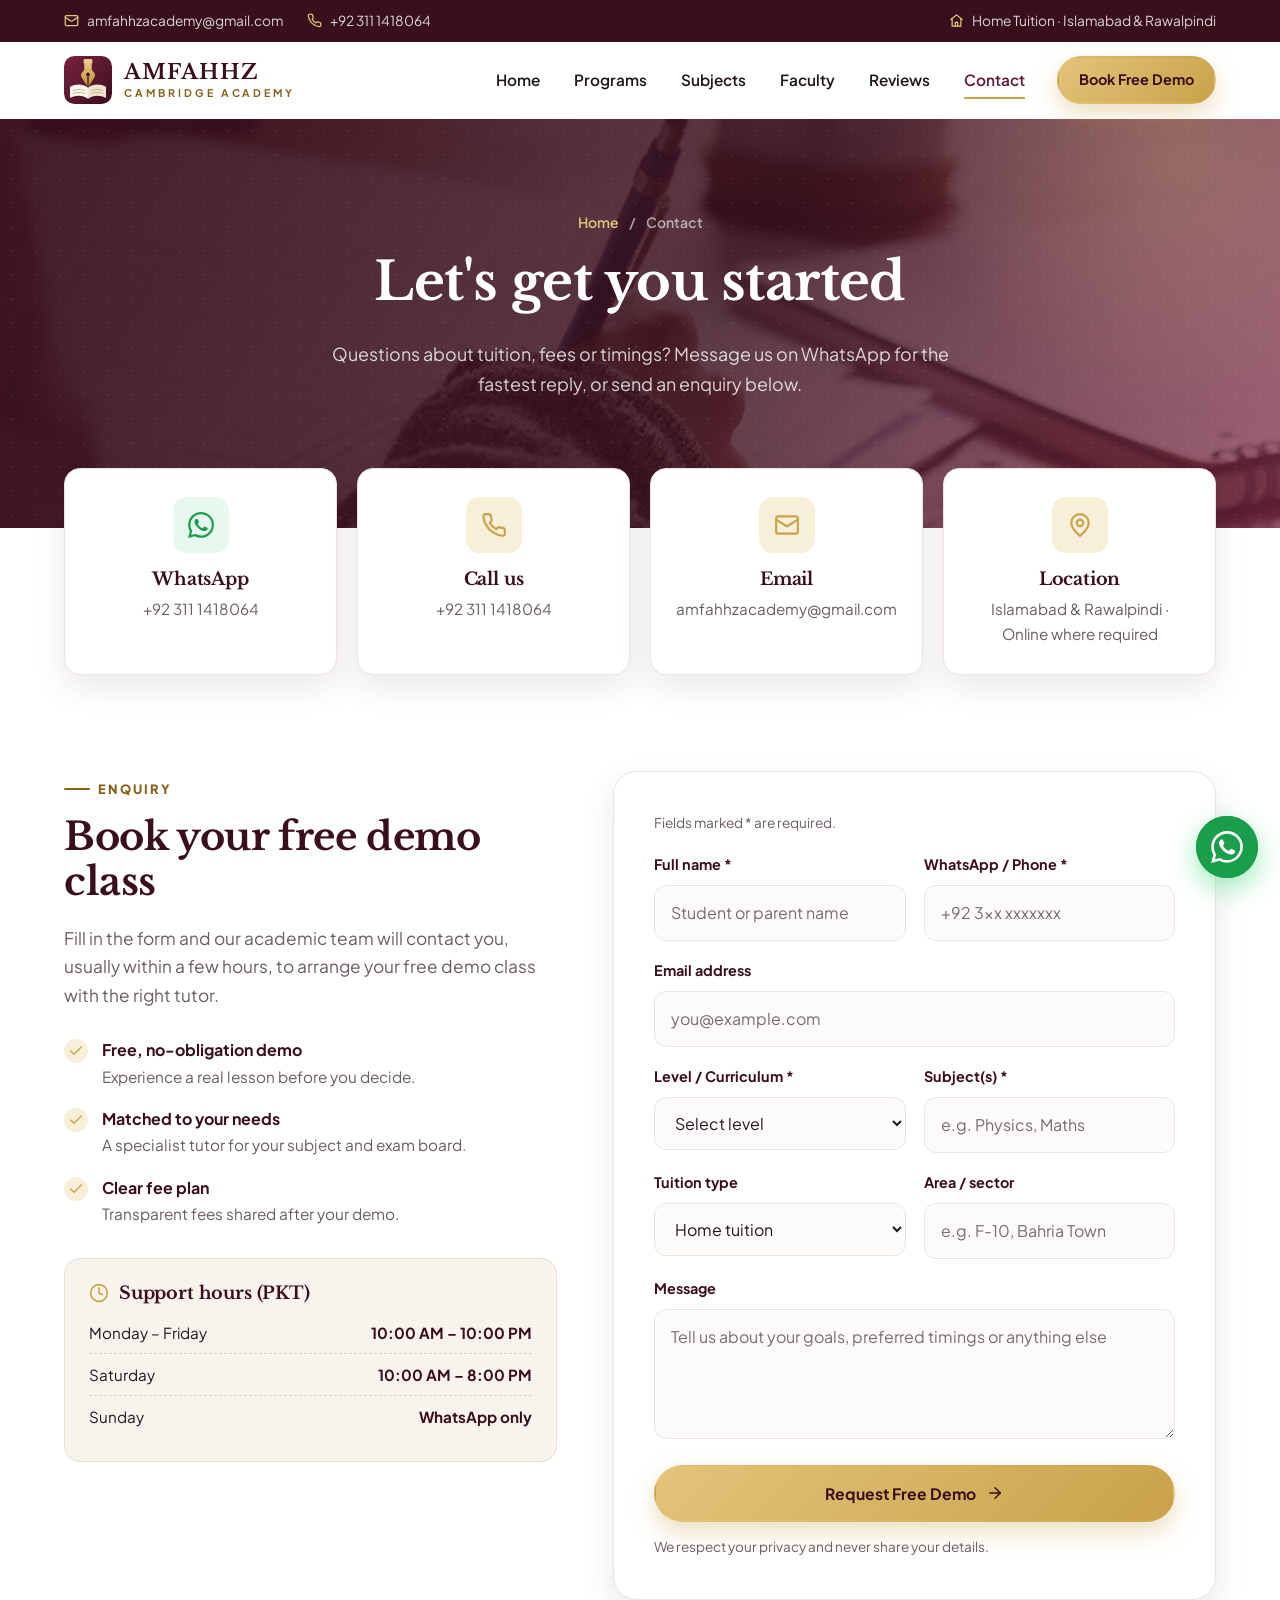
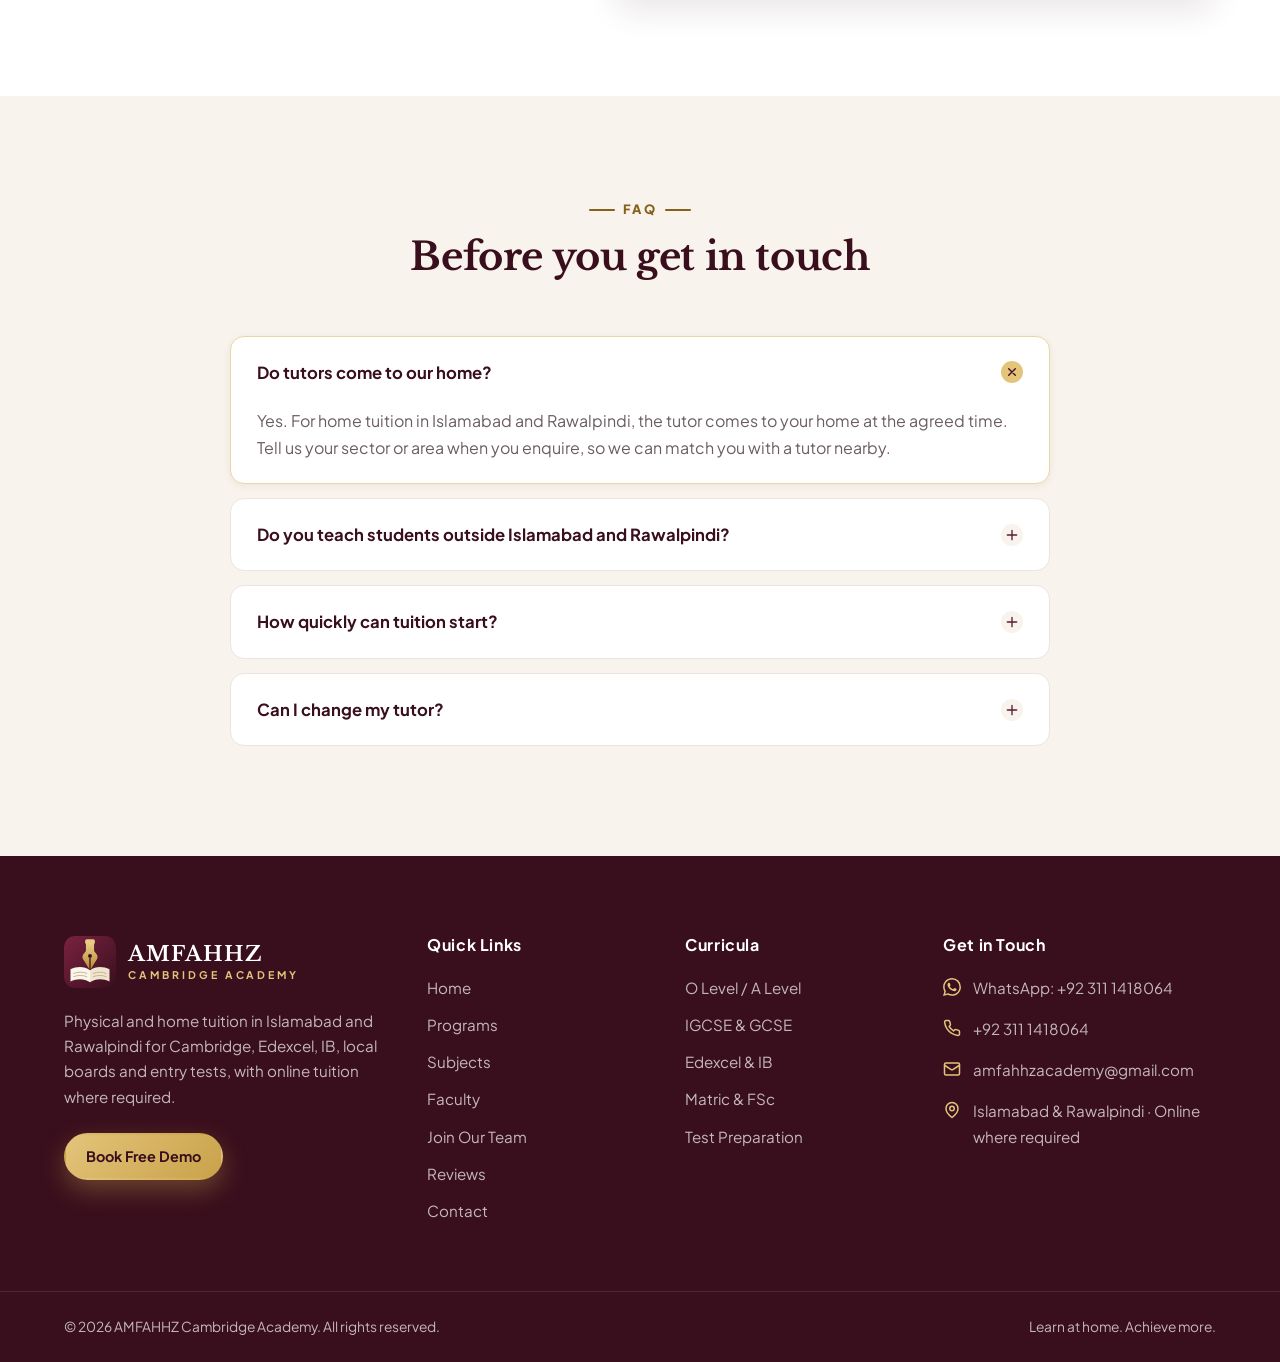
<file: contact.html>
<!DOCTYPE html>
<html lang="en">
<head>
  <meta charset="UTF-8">
  <meta name="viewport" content="width=device-width, initial-scale=1.0">
  <title>Contact &amp; Free Demo Class | AMFAHHZ Cambridge Academy</title>
  <meta name="description" content="Contact AMFAHHZ Cambridge Academy on WhatsApp or call +92 311 1418064, or email us, to book a free demo class at home in Islamabad or Rawalpindi, or online.">
  <link rel="canonical" href="https://amfahhzacademy.com/contact.html">
  <meta name="robots" content="index, follow, max-image-preview:large">
  <meta property="og:type" content="website">
  <meta property="og:site_name" content="AMFAHHZ Cambridge Academy">
  <meta property="og:locale" content="en_GB">
  <meta property="og:url" content="https://amfahhzacademy.com/contact.html">
  <meta property="og:title" content="Contact &amp; Free Demo Class | AMFAHHZ Cambridge Academy">
  <meta property="og:description" content="Contact AMFAHHZ Cambridge Academy on WhatsApp or call +92 311 1418064, or email us, to book a free demo class at home in Islamabad or Rawalpindi, or online.">
  <meta property="og:image" content="https://amfahhzacademy.com/assets/img/og-image.jpg">
  <meta property="og:image:width" content="1200">
  <meta property="og:image:height" content="630">
  <meta property="og:image:alt" content="AMFAHHZ Cambridge Academy: home and physical tuition in Islamabad and Rawalpindi">
  <meta name="twitter:card" content="summary_large_image">
  <meta name="twitter:title" content="Contact &amp; Free Demo Class | AMFAHHZ Cambridge Academy">
  <meta name="twitter:description" content="Contact AMFAHHZ Cambridge Academy on WhatsApp or call +92 311 1418064, or email us, to book a free demo class at home in Islamabad or Rawalpindi, or online.">
  <meta name="twitter:image" content="https://amfahhzacademy.com/assets/img/og-image.jpg">
  <meta name="theme-color" content="#3a0f1d">
  <link rel="icon" href="favicon.ico" sizes="32x32">
  <link rel="icon" href="favicon.svg" type="image/svg+xml">
  <link rel="apple-touch-icon" href="apple-touch-icon.png">
  <link rel="manifest" href="site.webmanifest">
  <link rel="preconnect" href="https://fonts.googleapis.com">
  <link rel="preconnect" href="https://fonts.gstatic.com" crossorigin>
  <link href="https://fonts.googleapis.com/css2?family=Libre+Baskerville:ital,wght@0,400;0,700;1,400&family=Plus+Jakarta+Sans:wght@400;500;600;700;800&display=swap" rel="stylesheet">
  <link rel="stylesheet" href="assets/css/style.css">
  <script type="application/ld+json">
  {
    "@context": "https://schema.org",
    "@graph": [
      {
        "@type": "BreadcrumbList",
        "itemListElement": [
          {
            "@type": "ListItem",
            "position": 1,
            "name": "Home",
            "item": "https://amfahhzacademy.com/"
          },
          {
            "@type": "ListItem",
            "position": 2,
            "name": "Contact",
            "item": "https://amfahhzacademy.com/contact.html"
          }
        ]
      },
      {
        "@type": "ContactPage",
        "url": "https://amfahhzacademy.com/contact.html",
        "name": "Contact & Free Demo Class | AMFAHHZ Cambridge Academy",
        "about": {
          "@id": "https://amfahhzacademy.com/#organization"
        }
      },
      {
        "@type": "FAQPage",
        "@id": "https://amfahhzacademy.com/contact.html#faq",
        "mainEntity": [
          {
            "@type": "Question",
            "name": "Do tutors come to our home?",
            "acceptedAnswer": {
              "@type": "Answer",
              "text": "Yes. For home tuition in Islamabad and Rawalpindi, the tutor comes to your home at the agreed time. Tell us your sector or area when you enquire, so we can match you with a tutor nearby."
            }
          },
          {
            "@type": "Question",
            "name": "Do you teach students outside Islamabad and Rawalpindi?",
            "acceptedAnswer": {
              "@type": "Answer",
              "text": "Yes, through online tuition. Students elsewhere in Pakistan or abroad can take lessons on Zoom or Google Meet, scheduled in their local time zone."
            }
          },
          {
            "@type": "Question",
            "name": "How quickly can tuition start?",
            "acceptedAnswer": {
              "@type": "Answer",
              "text": "In most cases we can arrange your free demo class within one to two days of your enquiry."
            }
          },
          {
            "@type": "Question",
            "name": "Can I change my tutor?",
            "acceptedAnswer": {
              "@type": "Answer",
              "text": "Of course. If you feel another teaching style would suit your child better, let us know and we will arrange a new match."
            }
          }
        ]
      },
      {
        "@type": "EducationalOrganization",
        "@id": "https://amfahhzacademy.com/#organization",
        "name": "AMFAHHZ Cambridge Academy",
        "url": "https://amfahhzacademy.com/",
        "logo": "https://amfahhzacademy.com/assets/img/icons/icon-512.png",
        "image": "https://amfahhzacademy.com/assets/img/og-image.jpg",
        "description": "Physical and home tuition in Islamabad and Rawalpindi, with online tuition where required, for Cambridge O Level, A Level, IGCSE, Edexcel, IB, Pakistani boards and entry tests.",
        "email": "amfahhzacademy@gmail.com",
        "telephone": "+92-311-1418064",
        "areaServed": [
          {
            "@type": "City",
            "name": "Islamabad"
          },
          {
            "@type": "City",
            "name": "Rawalpindi"
          }
        ],
        "contactPoint": {
          "@type": "ContactPoint",
          "telephone": "+92-311-1418064",
          "email": "amfahhzacademy@gmail.com",
          "contactType": "customer service",
          "availableLanguage": "English"
        },
        "knowsAbout": [
          "O Level",
          "A Level",
          "IGCSE",
          "GCSE",
          "Edexcel",
          "IB",
          "Matric",
          "FSc",
          "SAT",
          "MDCAT",
          "ECAT",
          "IELTS"
        ]
      }
    ]
  }
  </script>
</head>
<body>
<script src="assets/js/icons.js"></script>
<a class="skip-link" href="#main">Skip to content</a>

<!-- ===== Top bar ===== -->
<div class="topbar">
  <div class="container">
    <div class="topbar-links">
      <a href="mailto:amfahhzacademy@gmail.com"><svg aria-hidden="true" focusable="false" class="ico"><use href="#i-mail"/></svg>amfahhzacademy@gmail.com</a>
      <a href="tel:+923111418064" class="hide-sm"><svg aria-hidden="true" focusable="false" class="ico"><use href="#i-phone"/></svg>+92 311 1418064</a>
    </div>
    <span class="hide-sm"><svg aria-hidden="true" focusable="false" class="ico"><use href="#i-home"/></svg>Home Tuition · Islamabad &amp; Rawalpindi</span>
  </div>
</div>

<!-- ===== Header ===== -->
<header class="site-header">
  <div class="container">
    <a href="index.html" class="brand" aria-label="AMFAHHZ Cambridge Academy home">
      <img src="assets/img/logo-mark.svg" alt="" width="48" height="48">
      <span class="brand-text">
        <span class="brand-name">AMFAHHZ</span>
        <span class="brand-sub">Cambridge Academy</span>
      </span>
    </a>
    <nav class="main-nav" id="site-nav" aria-label="Main">
      <a href="index.html">Home</a>
      <a href="programs.html">Programs</a>
      <a href="subjects.html">Subjects</a>
      <a href="faculty.html">Faculty</a>
      <a href="index.html#reviews">Reviews</a>
      <a href="contact.html" aria-current="page">Contact</a>
      <a href="https://wa.me/923111418064?text=Hi%20AMFAHHZ%20Cambridge%20Academy!%20I%27d%20like%20to%20book%20a%20free%20demo%20class." target="_blank" rel="noopener" class="btn btn-gold btn-sm">Book Free Demo</a>
    </nav>
    <button class="nav-toggle" type="button" aria-label="Open menu" aria-expanded="false" aria-controls="site-nav">
      <svg aria-hidden="true" focusable="false" class="ico i-menu"><use href="#i-menu"/></svg>
      <svg aria-hidden="true" focusable="false" class="ico i-close"><use href="#i-close"/></svg>
    </button>
  </div>
</header>

<main id="main">

  <!-- ===== Page hero ===== -->
  <section class="page-hero photo-bg photo-writing-notes" style="padding-bottom:130px">
    <div class="container">
      <div class="crumbs"><a href="index.html">Home</a><span>/</span><span>Contact</span></div>
      <h1>Let's get you started</h1>
      <p>Questions about tuition, fees or timings? Message us on WhatsApp for the fastest reply, or send an enquiry below.</p>
    </div>
  </section>

  <!-- ===== Contact cards ===== -->
  <section>
    <div class="container">
      <div class="contact-cards">
        <a class="contact-card wa reveal" href="https://wa.me/923111418064?text=Hi%20AMFAHHZ%20Cambridge%20Academy!%20I%20have%20a%20question." target="_blank" rel="noopener">
          <div class="icon-box"><svg aria-hidden="true" focusable="false" class="ico"><use href="#i-whatsapp"/></svg></div>
          <h2>WhatsApp</h2>
          <p>+92 311 1418064</p>
        </a>
        <a class="contact-card reveal d1" href="tel:+923111418064">
          <div class="icon-box"><svg aria-hidden="true" focusable="false" class="ico"><use href="#i-phone"/></svg></div>
          <h2>Call us</h2>
          <p>+92 311 1418064</p>
        </a>
        <a class="contact-card reveal d2" href="mailto:amfahhzacademy@gmail.com">
          <div class="icon-box"><svg aria-hidden="true" focusable="false" class="ico"><use href="#i-mail"/></svg></div>
          <h2>Email</h2>
          <p>amfahhzacademy@gmail.com</p>
        </a>
        <div class="contact-card reveal d3">
          <div class="icon-box"><svg aria-hidden="true" focusable="false" class="ico"><use href="#i-pin"/></svg></div>
          <h2>Location</h2>
          <p>Islamabad &amp; Rawalpindi · Online where required</p>
        </div>
      </div>
    </div>
  </section>

  <!-- ===== Form ===== -->
  <section class="section">
    <div class="container contact-wrap">
      <div class="reveal">
        <span class="eyebrow">Enquiry</span>
        <h2>Book your free demo class</h2>
        <p style="color:var(--muted);font-size:1.08rem">Fill in the form and our academic team will contact you, usually within a few hours, to arrange your free demo class with the right tutor.</p>
        <ul class="check-list" style="margin-top:28px">
          <li><svg aria-hidden="true" focusable="false" class="ico"><use href="#i-check"/></svg><div><strong>Free, no-obligation demo</strong><span>Experience a real lesson before you decide.</span></div></li>
          <li><svg aria-hidden="true" focusable="false" class="ico"><use href="#i-check"/></svg><div><strong>Matched to your needs</strong><span>A specialist tutor for your subject and exam board.</span></div></li>
          <li><svg aria-hidden="true" focusable="false" class="ico"><use href="#i-check"/></svg><div><strong>Clear fee plan</strong><span>Transparent fees shared after your demo.</span></div></li>
        </ul>
        <div class="hours">
          <h3><svg aria-hidden="true" focusable="false" class="ico"><use href="#i-clock"/></svg>Support hours (PKT)</h3>
          <ul>
            <li><span>Monday – Friday</span><b>10:00 AM – 10:00 PM</b></li>
            <li><span>Saturday</span><b>10:00 AM – 8:00 PM</b></li>
            <li><span>Sunday</span><b>WhatsApp only</b></li>
          </ul>
        </div>
      </div>

      <div class="form-card reveal d2">
        <!-- Netlify Forms: submissions appear in your Netlify dashboard under "Forms" -->
        <p class="form-note" style="margin:0 0 18px">Fields marked * are required.</p>
        <!-- data-endpoint = Google Apps Script web app URL (see google-apps-script/Code.gs). Leave it empty to use Netlify Forms instead. -->
        <form name="enquiry" method="POST" action="thank-you.html" data-endpoint="https://script.google.com/macros/s/AKfycbwUuWjdtK3wKwBtg4ycqhDBS4x6EJn9cfe6esFATh6gZVZirayU1Gs9zNpQn_MeecT05w/exec" data-netlify="true" netlify-honeypot="bot-field">
          <input type="hidden" name="form-name" value="enquiry">
          <p class="hidden-field"><label>Leave this empty: <input name="bot-field"></label></p>

          <div class="form-row">
            <div class="field">
              <label for="name">Full name *</label>
              <input id="name" name="name" type="text" placeholder="Student or parent name" required autocomplete="name">
            </div>
            <div class="field">
              <label for="phone">WhatsApp / Phone *</label>
              <input id="phone" name="phone" type="tel" placeholder="+92 3xx xxxxxxx" required autocomplete="tel">
            </div>
          </div>
          <div class="field">
            <label for="email">Email address</label>
            <input id="email" name="email" type="email" placeholder="you@example.com" autocomplete="email">
          </div>
          <div class="form-row">
            <div class="field">
              <label for="level">Level / Curriculum *</label>
              <select id="level" name="level" required>
                <option value="">Select level</option>
                <option>Pre-O Level</option>
                <option>O Level</option>
                <option>A Level (AS / A2)</option>
                <option>IGCSE / GCSE</option>
                <option>Edexcel</option>
                <option>IB</option>
                <option>American Curriculum</option>
                <option>Primary / Middle School</option>
                <option>Matric</option>
                <option>FSc / ICS / ICom / FA</option>
                <option>University (BSc / BA / MA)</option>
                <option>Test Preparation</option>
              </select>
            </div>
            <div class="field">
              <label for="subject">Subject(s) *</label>
              <input id="subject" name="subject" type="text" placeholder="e.g. Physics, Maths" required>
            </div>
          </div>
          <div class="form-row">
            <div class="field">
              <label for="format">Tuition type</label>
              <select id="format" name="format">
                <option>Home tuition</option>
                <option>Online tuition</option>
                <option>Not sure yet</option>
              </select>
            </div>
            <div class="field">
              <label for="area">Area / sector</label>
              <input id="area" name="area" type="text" placeholder="e.g. F-10, Bahria Town" autocomplete="address-level2">
            </div>
          </div>
          <div class="field">
            <label for="message">Message</label>
            <textarea id="message" name="message" placeholder="Tell us about your goals, preferred timings or anything else"></textarea>
          </div>
          <button type="submit" class="btn btn-gold" style="width:100%"><span class="btn-label">Request Free Demo</span> <svg aria-hidden="true" focusable="false" class="ico"><use href="#i-arrow"/></svg></button>
          <p class="form-status" role="status" aria-live="polite"></p>
          <p class="form-note">We respect your privacy and never share your details.</p>
        </form>
      </div>
    </div>
  </section>

  <!-- ===== FAQ ===== -->
  <section class="section bg-cream">
    <div class="container">
      <div class="section-head center reveal">
        <span class="eyebrow">FAQ</span>
        <h2>Before you get in touch</h2>
      </div>
      <div class="faq reveal">
        <details open>
          <summary>Do tutors come to our home?<svg aria-hidden="true" focusable="false" class="ico"><use href="#i-plus"/></svg></summary>
          <p>Yes. For home tuition in Islamabad and Rawalpindi, the tutor comes to your home at the agreed time. Tell us your sector or area when you enquire, so we can match you with a tutor nearby.</p>
        </details>
        <details>
          <summary>Do you teach students outside Islamabad and Rawalpindi?<svg aria-hidden="true" focusable="false" class="ico"><use href="#i-plus"/></svg></summary>
          <p>Yes, through online tuition. Students elsewhere in Pakistan or abroad can take lessons on Zoom or Google Meet, scheduled in their local time zone.</p>
        </details>
        <details>
          <summary>How quickly can tuition start?<svg aria-hidden="true" focusable="false" class="ico"><use href="#i-plus"/></svg></summary>
          <p>In most cases we can arrange your free demo class within one to two days of your enquiry.</p>
        </details>
        <details>
          <summary>Can I change my tutor?<svg aria-hidden="true" focusable="false" class="ico"><use href="#i-plus"/></svg></summary>
          <p>Of course. If you feel another teaching style would suit your child better, let us know and we will arrange a new match.</p>
        </details>
      </div>
    </div>
  </section>

</main>

<!-- ===== Footer ===== -->
<footer class="site-footer">
  <div class="container footer-grid">
    <div>
      <a href="index.html" class="brand">
        <img src="assets/img/logo-mark.svg" alt="" width="52" height="52">
        <span class="brand-text"><span class="brand-name">AMFAHHZ</span><span class="brand-sub">Cambridge Academy</span></span>
      </a>
      <p class="footer-about">Physical and home tuition in Islamabad and Rawalpindi for Cambridge, Edexcel, IB, local boards and entry tests, with online tuition where required.</p>
      <a href="https://wa.me/923111418064?text=Hi%20AMFAHHZ%20Cambridge%20Academy!%20I%27d%20like%20to%20book%20a%20free%20demo%20class." target="_blank" rel="noopener" class="btn btn-gold btn-sm">Book Free Demo</a>
    </div>
    <nav aria-label="Footer">
      <h2 class="footer-title">Quick Links</h2>
      <ul class="footer-links">
        <li><a href="index.html">Home</a></li>
        <li><a href="programs.html">Programs</a></li>
        <li><a href="subjects.html">Subjects</a></li>
        <li><a href="faculty.html">Faculty</a></li>
        <li><a href="faculty.html#join-our-team">Join Our Team</a></li>
        <li><a href="index.html#reviews">Reviews</a></li>
        <li><a href="contact.html">Contact</a></li>
      </ul>
    </nav>
    <nav aria-label="Curricula">
      <h2 class="footer-title">Curricula</h2>
      <ul class="footer-links">
        <li><a href="programs.html#international">O Level / A Level</a></li>
        <li><a href="programs.html#international">IGCSE &amp; GCSE</a></li>
        <li><a href="programs.html#international">Edexcel &amp; IB</a></li>
        <li><a href="programs.html#local">Matric &amp; FSc</a></li>
        <li><a href="programs.html#test-prep">Test Preparation</a></li>
      </ul>
    </nav>
    <div>
      <h2 class="footer-title">Get in Touch</h2>
      <ul class="footer-contact">
        <li><svg aria-hidden="true" focusable="false" class="ico"><use href="#i-whatsapp"/></svg><a href="https://wa.me/923111418064" target="_blank" rel="noopener">WhatsApp: +92 311 1418064</a></li>
        <li><svg aria-hidden="true" focusable="false" class="ico"><use href="#i-phone"/></svg><a href="tel:+923111418064">+92 311 1418064</a></li>
        <li><svg aria-hidden="true" focusable="false" class="ico"><use href="#i-mail"/></svg><a href="mailto:amfahhzacademy@gmail.com">amfahhzacademy@gmail.com</a></li>
        <li><svg aria-hidden="true" focusable="false" class="ico"><use href="#i-pin"/></svg><span>Islamabad &amp; Rawalpindi · Online where required</span></li>
      </ul>
    </div>
  </div>
  <div class="footer-bottom">
    <div class="container">
      <span>© <span data-year>2026</span> AMFAHHZ Cambridge Academy. All rights reserved.</span>
      <span>Learn at home. Achieve more.</span>
    </div>
  </div>
</footer>

<!-- ===== Sticky WhatsApp button ===== -->
<a href="https://wa.me/923111418064?text=Hi%20AMFAHHZ%20Cambridge%20Academy!%20I%27d%20like%20to%20know%20more%20about%20your%20classes." class="wa-float" target="_blank" rel="noopener" aria-label="Chat with us on WhatsApp">
  <svg aria-hidden="true" focusable="false" class="ico"><use href="#i-whatsapp"/></svg>
  <span class="wa-tip">Chat with us</span>
</a>

<script src="assets/js/main.js"></script>
</body>
</html>
</file>
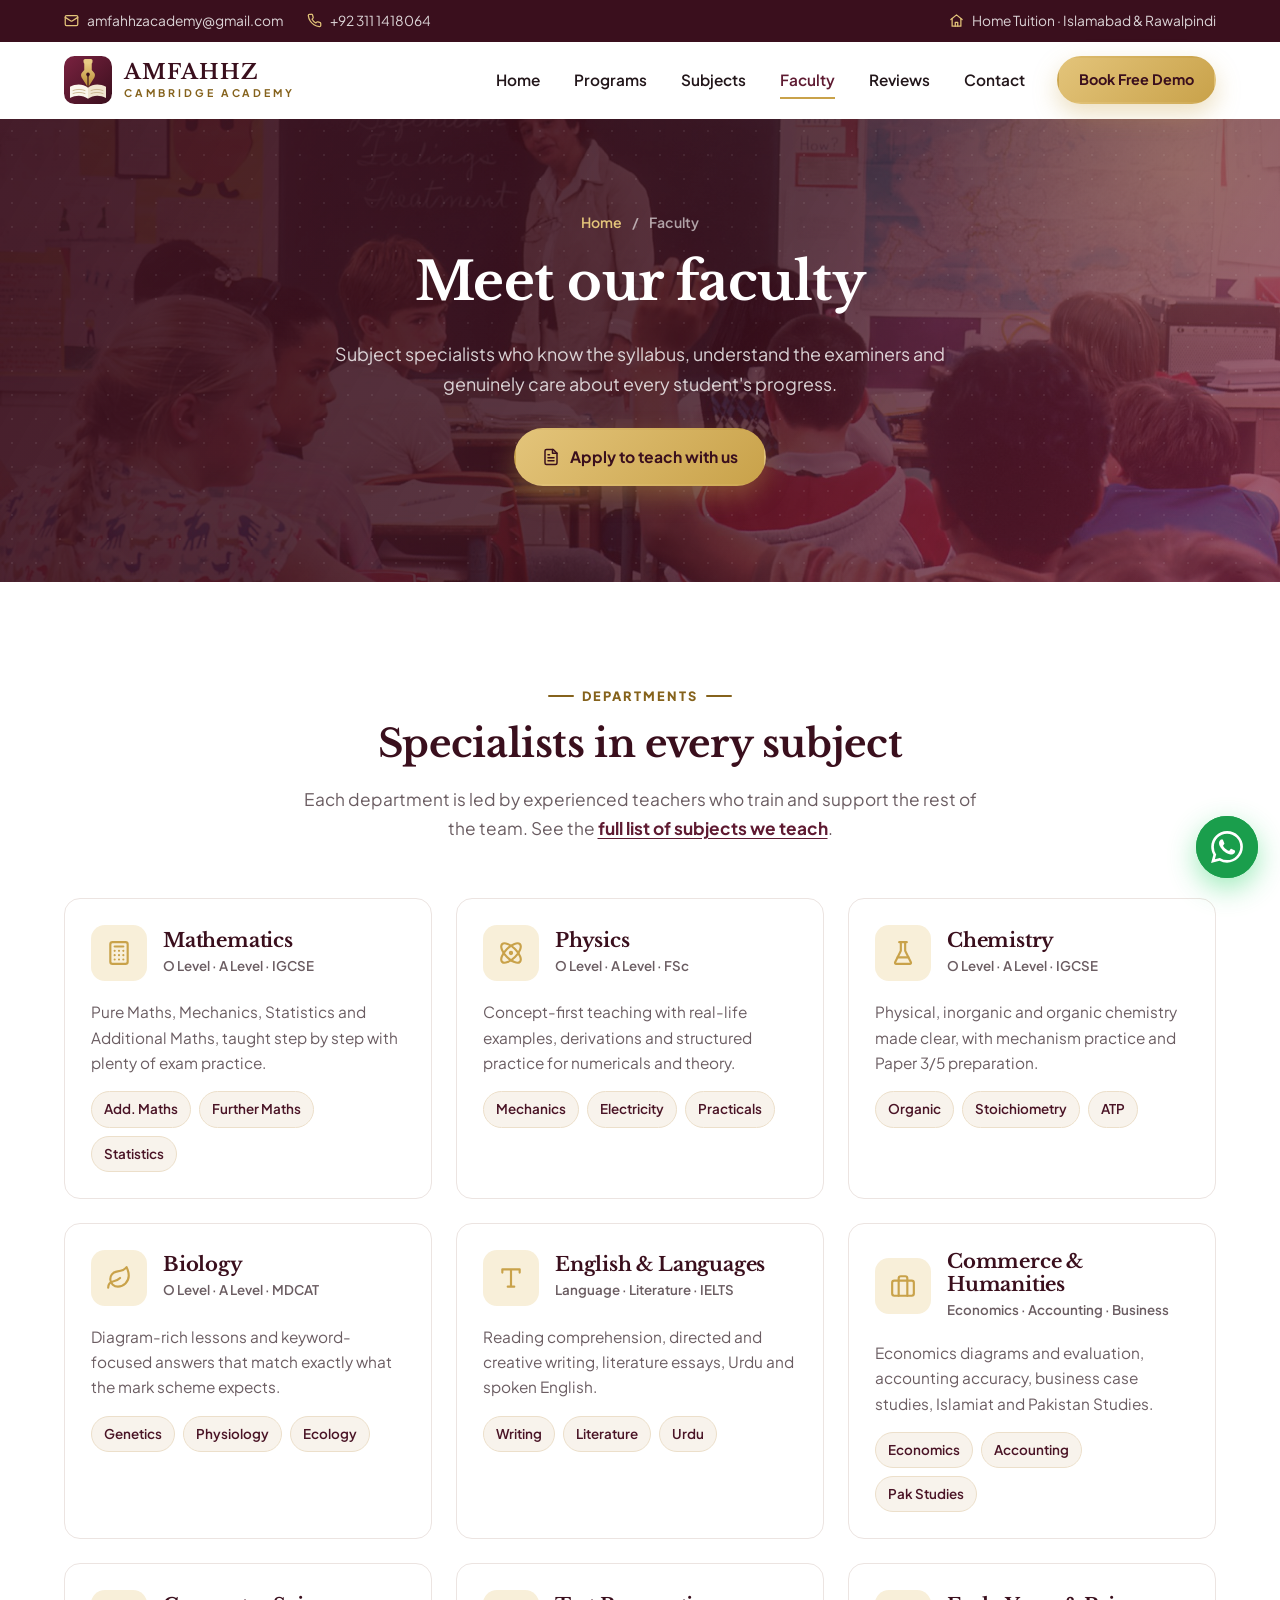
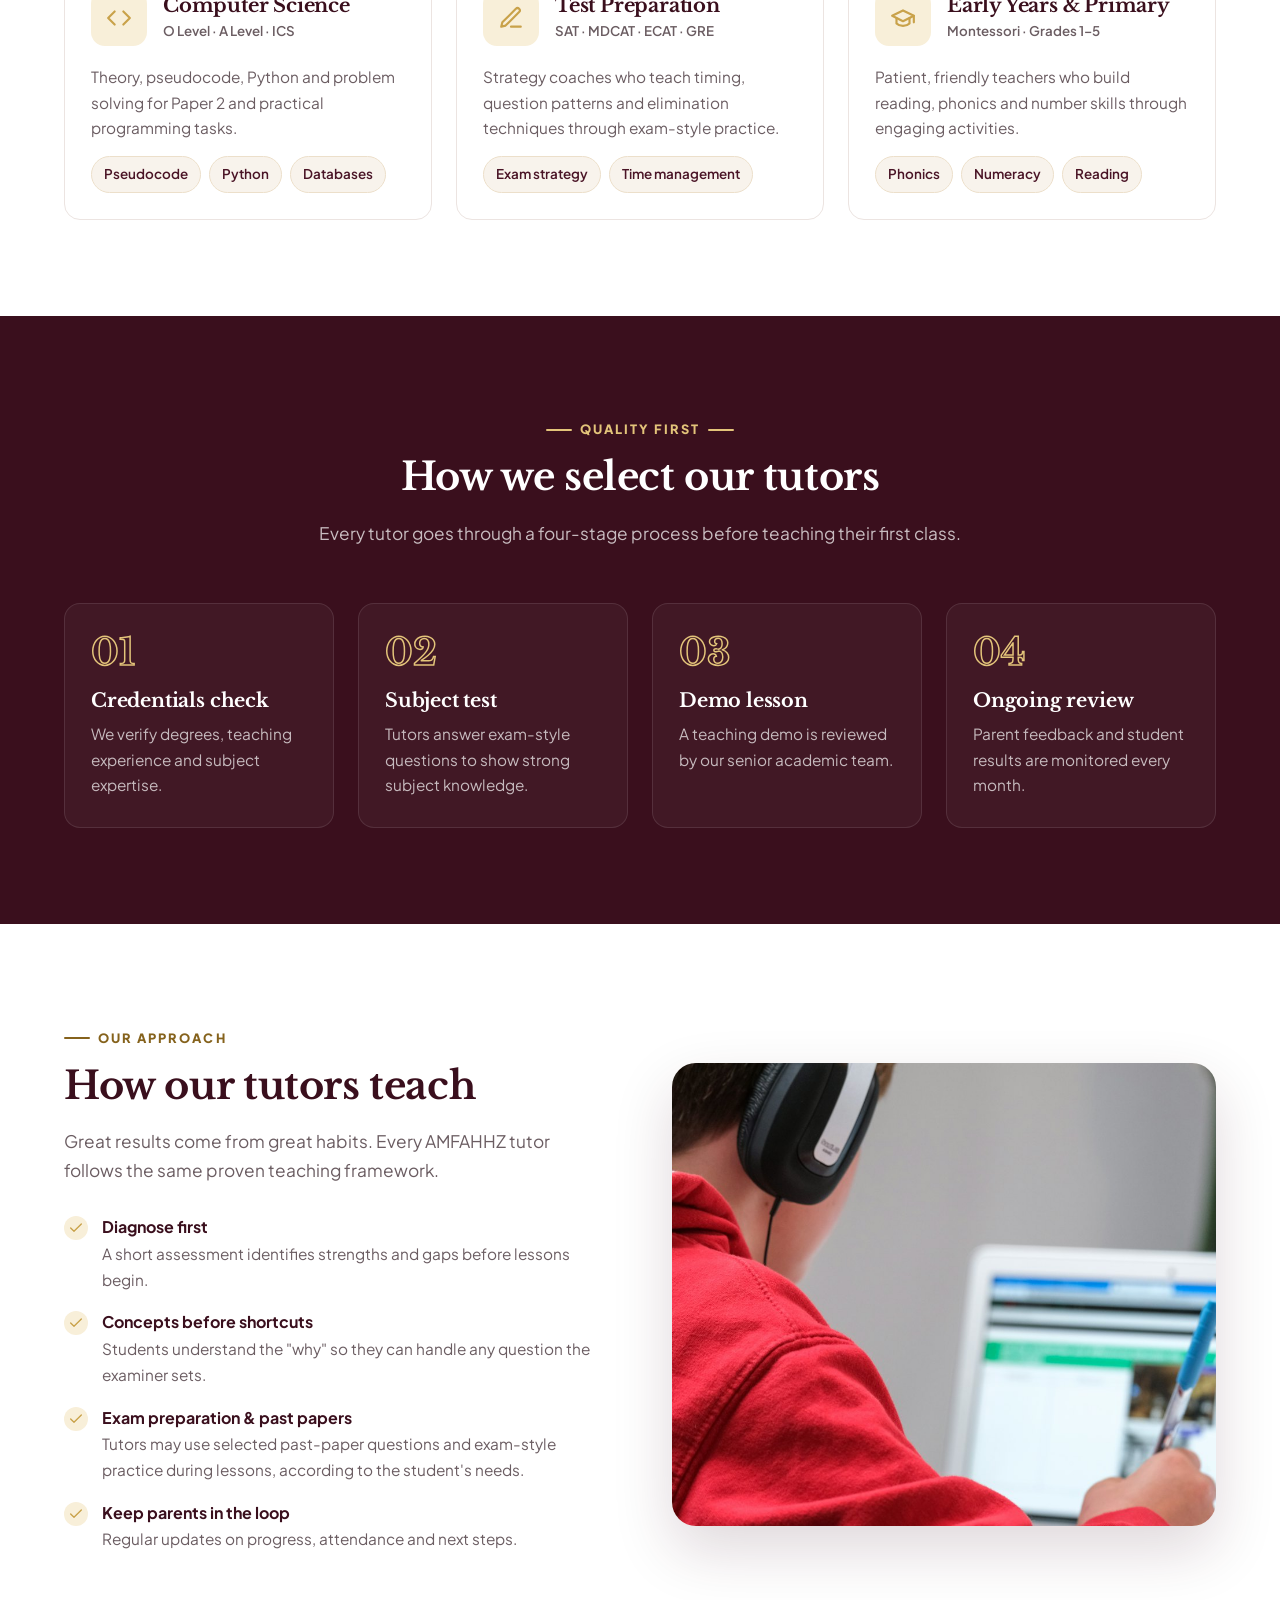
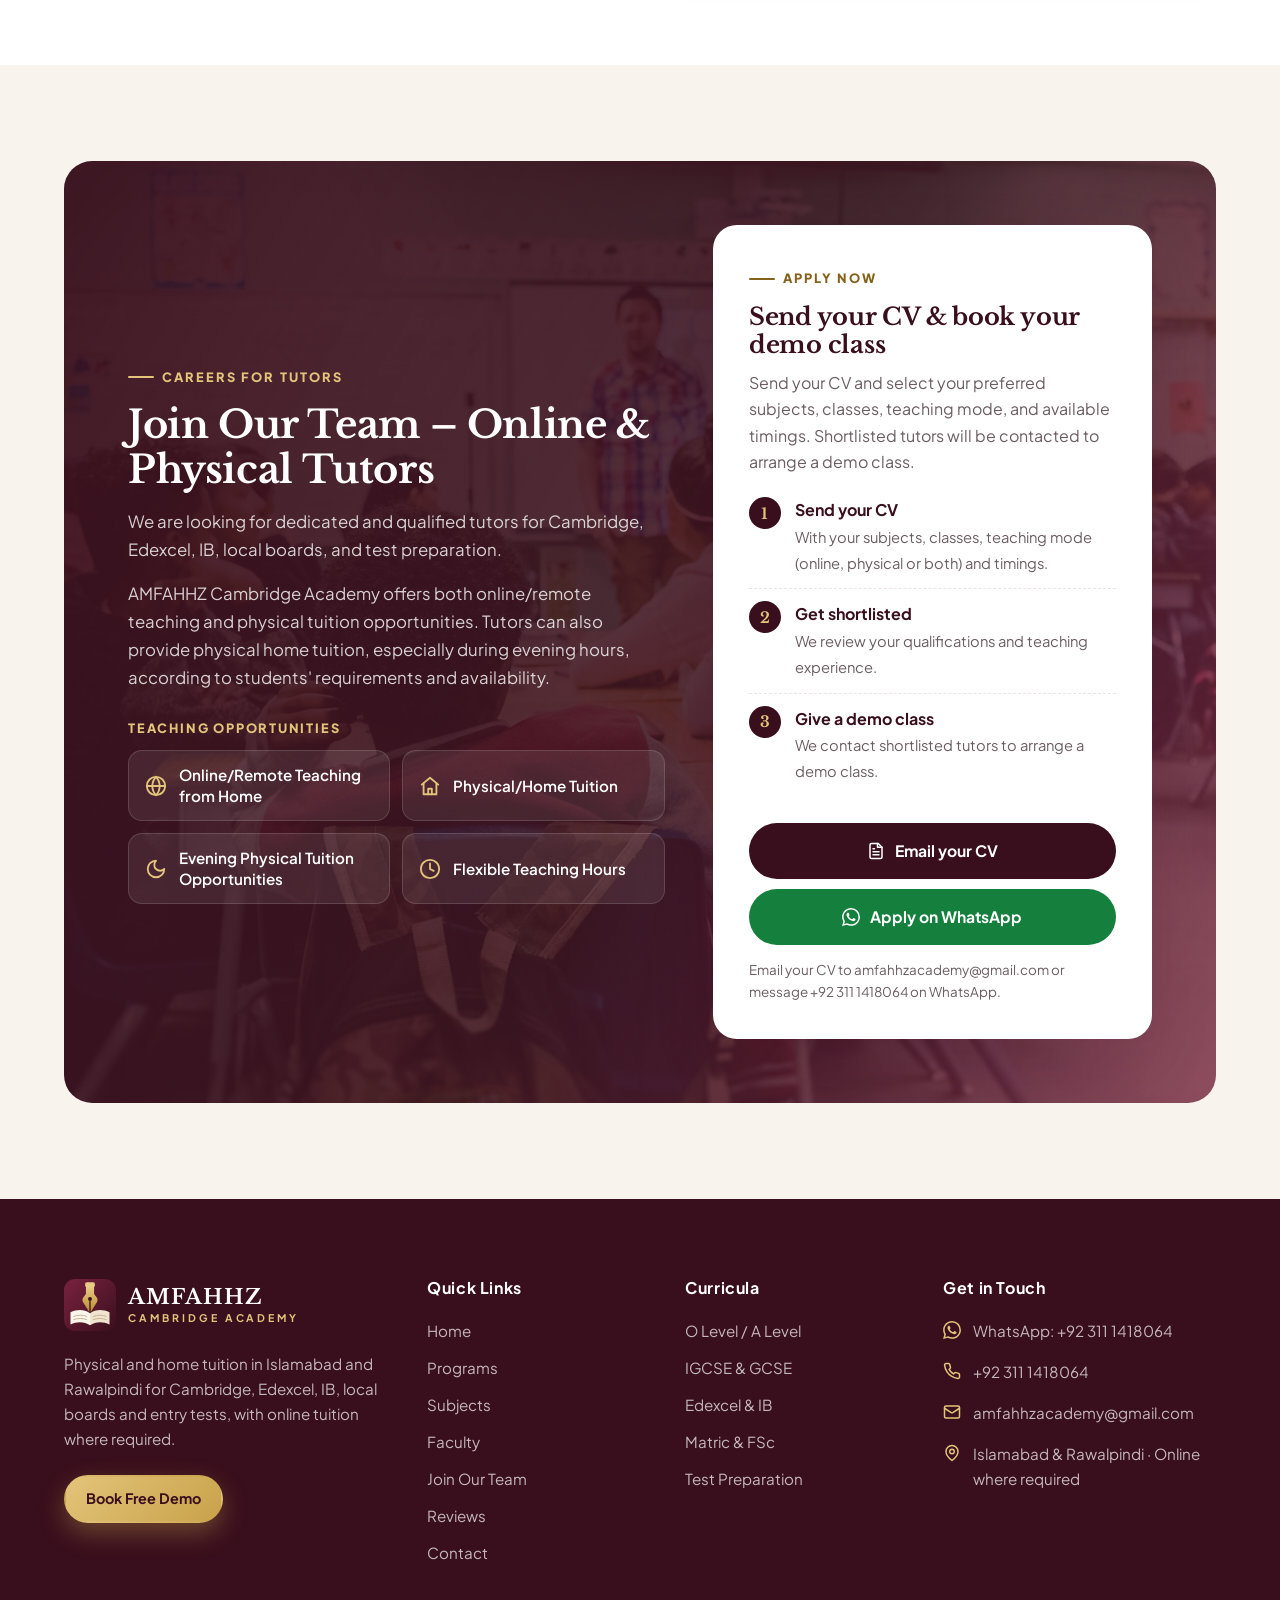
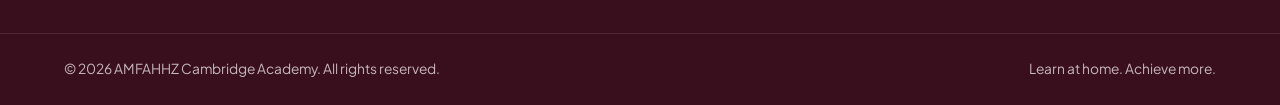
<file: faculty.html>
<!DOCTYPE html>
<html lang="en">
<head>
  <meta charset="UTF-8">
  <meta name="viewport" content="width=device-width, initial-scale=1.0">
  <title>Our Tutors &amp; Faculty | AMFAHHZ Cambridge Academy</title>
  <meta name="description" content="Meet the subject specialists at AMFAHHZ Cambridge Academy, see how we select our tutors, and apply to teach online or offer physical home tuition.">
  <link rel="canonical" href="https://amfahhzacademy.com/faculty.html">
  <meta name="robots" content="index, follow, max-image-preview:large">
  <meta property="og:type" content="website">
  <meta property="og:site_name" content="AMFAHHZ Cambridge Academy">
  <meta property="og:locale" content="en_GB">
  <meta property="og:url" content="https://amfahhzacademy.com/faculty.html">
  <meta property="og:title" content="Our Tutors &amp; Faculty | AMFAHHZ Cambridge Academy">
  <meta property="og:description" content="Meet the subject specialists at AMFAHHZ Cambridge Academy, see how we select our tutors, and apply to teach online or offer physical home tuition.">
  <meta property="og:image" content="https://amfahhzacademy.com/assets/img/og-image.jpg">
  <meta property="og:image:width" content="1200">
  <meta property="og:image:height" content="630">
  <meta property="og:image:alt" content="AMFAHHZ Cambridge Academy: home and physical tuition in Islamabad and Rawalpindi">
  <meta name="twitter:card" content="summary_large_image">
  <meta name="twitter:title" content="Our Tutors &amp; Faculty | AMFAHHZ Cambridge Academy">
  <meta name="twitter:description" content="Meet the subject specialists at AMFAHHZ Cambridge Academy, see how we select our tutors, and apply to teach online or offer physical home tuition.">
  <meta name="twitter:image" content="https://amfahhzacademy.com/assets/img/og-image.jpg">
  <meta name="theme-color" content="#3a0f1d">
  <link rel="icon" href="favicon.ico" sizes="32x32">
  <link rel="icon" href="favicon.svg" type="image/svg+xml">
  <link rel="apple-touch-icon" href="apple-touch-icon.png">
  <link rel="manifest" href="site.webmanifest">
  <link rel="preconnect" href="https://fonts.googleapis.com">
  <link rel="preconnect" href="https://fonts.gstatic.com" crossorigin>
  <link href="https://fonts.googleapis.com/css2?family=Libre+Baskerville:ital,wght@0,400;0,700;1,400&family=Plus+Jakarta+Sans:wght@400;500;600;700;800&display=swap" rel="stylesheet">
  <link rel="stylesheet" href="assets/css/style.css">
  <script type="application/ld+json">
  {
    "@context": "https://schema.org",
    "@graph": [
      {
        "@type": "BreadcrumbList",
        "itemListElement": [
          {
            "@type": "ListItem",
            "position": 1,
            "name": "Home",
            "item": "https://amfahhzacademy.com/"
          },
          {
            "@type": "ListItem",
            "position": 2,
            "name": "Faculty",
            "item": "https://amfahhzacademy.com/faculty.html"
          }
        ]
      }
    ]
  }
  </script>
</head>
<body>
<script src="assets/js/icons.js"></script>
<a class="skip-link" href="#main">Skip to content</a>

<!-- ===== Top bar ===== -->
<div class="topbar">
  <div class="container">
    <div class="topbar-links">
      <a href="mailto:amfahhzacademy@gmail.com"><svg aria-hidden="true" focusable="false" class="ico"><use href="#i-mail"/></svg>amfahhzacademy@gmail.com</a>
      <a href="tel:+923111418064" class="hide-sm"><svg aria-hidden="true" focusable="false" class="ico"><use href="#i-phone"/></svg>+92 311 1418064</a>
    </div>
    <span class="hide-sm"><svg aria-hidden="true" focusable="false" class="ico"><use href="#i-home"/></svg>Home Tuition · Islamabad &amp; Rawalpindi</span>
  </div>
</div>

<!-- ===== Header ===== -->
<header class="site-header">
  <div class="container">
    <a href="index.html" class="brand" aria-label="AMFAHHZ Cambridge Academy home">
      <img src="assets/img/logo-mark.svg" alt="" width="48" height="48">
      <span class="brand-text">
        <span class="brand-name">AMFAHHZ</span>
        <span class="brand-sub">Cambridge Academy</span>
      </span>
    </a>
    <nav class="main-nav" id="site-nav" aria-label="Main">
      <a href="index.html">Home</a>
      <a href="programs.html">Programs</a>
      <a href="subjects.html">Subjects</a>
      <a href="faculty.html" aria-current="page">Faculty</a>
      <a href="index.html#reviews">Reviews</a>
      <a href="contact.html">Contact</a>
      <a href="https://wa.me/923111418064?text=Hi%20AMFAHHZ%20Cambridge%20Academy!%20I%27d%20like%20to%20book%20a%20free%20demo%20class." target="_blank" rel="noopener" class="btn btn-gold btn-sm">Book Free Demo</a>
    </nav>
    <button class="nav-toggle" type="button" aria-label="Open menu" aria-expanded="false" aria-controls="site-nav">
      <svg aria-hidden="true" focusable="false" class="ico i-menu"><use href="#i-menu"/></svg>
      <svg aria-hidden="true" focusable="false" class="ico i-close"><use href="#i-close"/></svg>
    </button>
  </div>
</header>

<main id="main">

  <!-- ===== Page hero ===== -->
  <section class="page-hero photo-bg photo-teacher-classroom">
    <div class="container">
      <div class="crumbs"><a href="index.html">Home</a><span>/</span><span>Faculty</span></div>
      <h1>Meet our faculty</h1>
      <p>Subject specialists who know the syllabus, understand the examiners and genuinely care about every student's progress.</p>
      <div class="page-hero-actions">
        <a href="#join-our-team" class="btn btn-gold"><svg aria-hidden="true" focusable="false" class="ico"><use href="#i-file"/></svg>Apply to teach with us</a>
      </div>
    </div>
  </section>

  <!-- ===== Departments ===== -->
  <section class="section">
    <div class="container">
      <div class="section-head center reveal">
        <span class="eyebrow">Departments</span>
        <h2>Specialists in every subject</h2>
        <p>Each department is led by experienced teachers who train and support the rest of the team. See the <a href="subjects.html" class="text-link">full list of subjects we teach</a>.</p>
      </div>
      <div class="grid grid-3">
        <article class="card dept reveal">
          <div class="dept-top">
            <div class="icon-box"><svg aria-hidden="true" focusable="false" class="ico"><use href="#i-calc"/></svg></div>
            <div><h3>Mathematics</h3><small>O Level · A Level · IGCSE</small></div>
          </div>
          <div class="dept-body">
            <p>Pure Maths, Mechanics, Statistics and Additional Maths, taught step by step with plenty of exam practice.</p>
            <div class="dept-foot"><span class="tag">Add. Maths</span><span class="tag">Further Maths</span><span class="tag">Statistics</span></div>
          </div>
        </article>
        <article class="card dept reveal d1">
          <div class="dept-top">
            <div class="icon-box"><svg aria-hidden="true" focusable="false" class="ico"><use href="#i-atom"/></svg></div>
            <div><h3>Physics</h3><small>O Level · A Level · FSc</small></div>
          </div>
          <div class="dept-body">
            <p>Concept-first teaching with real-life examples, derivations and structured practice for numericals and theory.</p>
            <div class="dept-foot"><span class="tag">Mechanics</span><span class="tag">Electricity</span><span class="tag">Practicals</span></div>
          </div>
        </article>
        <article class="card dept reveal d2">
          <div class="dept-top">
            <div class="icon-box"><svg aria-hidden="true" focusable="false" class="ico"><use href="#i-flask"/></svg></div>
            <div><h3>Chemistry</h3><small>O Level · A Level · IGCSE</small></div>
          </div>
          <div class="dept-body">
            <p>Physical, inorganic and organic chemistry made clear, with mechanism practice and Paper 3/5 preparation.</p>
            <div class="dept-foot"><span class="tag">Organic</span><span class="tag">Stoichiometry</span><span class="tag">ATP</span></div>
          </div>
        </article>
        <article class="card dept reveal">
          <div class="dept-top">
            <div class="icon-box"><svg aria-hidden="true" focusable="false" class="ico"><use href="#i-leaf"/></svg></div>
            <div><h3>Biology</h3><small>O Level · A Level · MDCAT</small></div>
          </div>
          <div class="dept-body">
            <p>Diagram-rich lessons and keyword-focused answers that match exactly what the mark scheme expects.</p>
            <div class="dept-foot"><span class="tag">Genetics</span><span class="tag">Physiology</span><span class="tag">Ecology</span></div>
          </div>
        </article>
        <article class="card dept reveal d1">
          <div class="dept-top">
            <div class="icon-box"><svg aria-hidden="true" focusable="false" class="ico"><use href="#i-type"/></svg></div>
            <div><h3>English &amp; Languages</h3><small>Language · Literature · IELTS</small></div>
          </div>
          <div class="dept-body">
            <p>Reading comprehension, directed and creative writing, literature essays, Urdu and spoken English.</p>
            <div class="dept-foot"><span class="tag">Writing</span><span class="tag">Literature</span><span class="tag">Urdu</span></div>
          </div>
        </article>
        <article class="card dept reveal d2">
          <div class="dept-top">
            <div class="icon-box"><svg aria-hidden="true" focusable="false" class="ico"><use href="#i-briefcase"/></svg></div>
            <div><h3>Commerce &amp; Humanities</h3><small>Economics · Accounting · Business</small></div>
          </div>
          <div class="dept-body">
            <p>Economics diagrams and evaluation, accounting accuracy, business case studies, Islamiat and Pakistan Studies.</p>
            <div class="dept-foot"><span class="tag">Economics</span><span class="tag">Accounting</span><span class="tag">Pak Studies</span></div>
          </div>
        </article>
        <article class="card dept reveal">
          <div class="dept-top">
            <div class="icon-box"><svg aria-hidden="true" focusable="false" class="ico"><use href="#i-code"/></svg></div>
            <div><h3>Computer Science</h3><small>O Level · A Level · ICS</small></div>
          </div>
          <div class="dept-body">
            <p>Theory, pseudocode, Python and problem solving for Paper 2 and practical programming tasks.</p>
            <div class="dept-foot"><span class="tag">Pseudocode</span><span class="tag">Python</span><span class="tag">Databases</span></div>
          </div>
        </article>
        <article class="card dept reveal d1">
          <div class="dept-top">
            <div class="icon-box"><svg aria-hidden="true" focusable="false" class="ico"><use href="#i-pen"/></svg></div>
            <div><h3>Test Preparation</h3><small>SAT · MDCAT · ECAT · GRE</small></div>
          </div>
          <div class="dept-body">
            <p>Strategy coaches who teach timing, question patterns and elimination techniques through exam-style practice.</p>
            <div class="dept-foot"><span class="tag">Exam strategy</span><span class="tag">Time management</span></div>
          </div>
        </article>
        <article class="card dept reveal d2">
          <div class="dept-top">
            <div class="icon-box"><svg aria-hidden="true" focusable="false" class="ico"><use href="#i-cap"/></svg></div>
            <div><h3>Early Years &amp; Primary</h3><small>Montessori · Grades 1–5</small></div>
          </div>
          <div class="dept-body">
            <p>Patient, friendly teachers who build reading, phonics and number skills through engaging activities.</p>
            <div class="dept-foot"><span class="tag">Phonics</span><span class="tag">Numeracy</span><span class="tag">Reading</span></div>
          </div>
        </article>
      </div>
    </div>
  </section>

  <!-- ===== Selection process ===== -->
  <section class="section bg-brand">
    <div class="container">
      <div class="section-head center reveal">
        <span class="eyebrow">Quality first</span>
        <h2>How we select our tutors</h2>
        <p>Every tutor goes through a four-stage process before teaching their first class.</p>
      </div>
      <div class="grid grid-4 steps">
        <div class="step reveal"><h3>Credentials check</h3><p>We verify degrees, teaching experience and subject expertise.</p></div>
        <div class="step reveal d1"><h3>Subject test</h3><p>Tutors answer exam-style questions to show strong subject knowledge.</p></div>
        <div class="step reveal d2"><h3>Demo lesson</h3><p>A teaching demo is reviewed by our senior academic team.</p></div>
        <div class="step reveal d3"><h3>Ongoing review</h3><p>Parent feedback and student results are monitored every month.</p></div>
      </div>
    </div>
  </section>

  <!-- ===== Teaching approach ===== -->
  <section class="section">
    <div class="container">
      <div class="split">
        <div class="reveal">
          <span class="eyebrow">Our approach</span>
          <h2>How our tutors teach</h2>
          <p style="color:var(--muted);font-size:1.08rem;margin-bottom:30px">Great results come from great habits. Every AMFAHHZ tutor follows the same proven teaching framework.</p>
          <ul class="check-list">
            <li><svg aria-hidden="true" focusable="false" class="ico"><use href="#i-check"/></svg><div><strong>Diagnose first</strong><span>A short assessment identifies strengths and gaps before lessons begin.</span></div></li>
            <li><svg aria-hidden="true" focusable="false" class="ico"><use href="#i-check"/></svg><div><strong>Concepts before shortcuts</strong><span>Students understand the "why" so they can handle any question the examiner sets.</span></div></li>
            <li><svg aria-hidden="true" focusable="false" class="ico"><use href="#i-check"/></svg><div><strong>Exam preparation &amp; past papers</strong><span>Tutors may use selected past-paper questions and exam-style practice during lessons, according to the student's needs.</span></div></li>
            <li><svg aria-hidden="true" focusable="false" class="ico"><use href="#i-check"/></svg><div><strong>Keep parents in the loop</strong><span>Regular updates on progress, attendance and next steps.</span></div></li>
          </ul>
        </div>
        <figure class="approach-photo reveal d2">
          <img src="assets/img/photos/online-learning.jpg" alt="Student taking notes during a lesson" width="1200" height="800" loading="lazy">
        </figure>
      </div>
    </div>
  </section>

  <!-- ===== Join our team (also on the home page: keep both copies the same) ===== -->
  <section class="section bg-cream" id="join-our-team">
    <div class="container">
      <div class="join-team photo-bg photo-classroom reveal">
        <div class="join-intro">
          <span class="eyebrow">Careers for tutors</span>
          <h2>Join Our Team – Online &amp; Physical Tutors</h2>
          <p>We are looking for dedicated and qualified tutors for Cambridge, Edexcel, IB, local boards, and test preparation.</p>
          <p>AMFAHHZ Cambridge Academy offers both online/remote teaching and physical tuition opportunities. Tutors can also provide physical home tuition, especially during evening hours, according to students' requirements and availability.</p>
          <h3 class="join-subtitle">Teaching opportunities</h3>
          <ul class="join-options">
            <li><svg aria-hidden="true" focusable="false" class="ico"><use href="#i-globe"/></svg>Online/Remote Teaching from Home</li>
            <li><svg aria-hidden="true" focusable="false" class="ico"><use href="#i-home"/></svg>Physical/Home Tuition</li>
            <li><svg aria-hidden="true" focusable="false" class="ico"><use href="#i-moon"/></svg>Evening Physical Tuition Opportunities</li>
            <li><svg aria-hidden="true" focusable="false" class="ico"><use href="#i-clock"/></svg>Flexible Teaching Hours</li>
          </ul>
        </div>
        <div class="apply-card">
          <span class="eyebrow">Apply now</span>
          <h3>Send your CV &amp; book your demo class</h3>
          <p>Send your CV and select your preferred subjects, classes, teaching mode, and available timings. Shortlisted tutors will be contacted to arrange a demo class.</p>
          <ol class="apply-steps">
            <li><b>1</b><div><strong>Send your CV</strong><span>With your subjects, classes, teaching mode (online, physical or both) and timings.</span></div></li>
            <li><b>2</b><div><strong>Get shortlisted</strong><span>We review your qualifications and teaching experience.</span></div></li>
            <li><b>3</b><div><strong>Give a demo class</strong><span>We contact shortlisted tutors to arrange a demo class.</span></div></li>
          </ol>
          <div class="apply-actions">
            <a href="mailto:amfahhzacademy@gmail.com?subject=Tutor%20Application&amp;body=Hi%20AMFAHHZ%20Cambridge%20Academy%2C%0D%0A%0D%0AI%20would%20like%20to%20apply%20as%20a%20tutor.%20My%20CV%20is%20attached.%0D%0A%0D%0AFull%20name%3A%0D%0APhone%20%2F%20WhatsApp%3A%0D%0ACity%20and%20area%3A%0D%0AQualification%3A%0D%0ATeaching%20experience%3A%0D%0APreferred%20subjects%3A%0D%0APreferred%20classes%20%2F%20levels%20(e.g.%20O%20Level%2C%20A%20Level%2C%20Matric)%3A%0D%0ATeaching%20mode%20(Online%20%2F%20Physical%20home%20tuition%20%2F%20Both)%3A%0D%0AAvailable%20timings%20(e.g.%20weekday%20evenings)%3A%0D%0A" class="btn btn-brand"><svg aria-hidden="true" focusable="false" class="ico"><use href="#i-file"/></svg>Email your CV</a>
            <a href="https://wa.me/923111418064?text=Hi%20AMFAHHZ%20Cambridge%20Academy!%20I%27d%20like%20to%20apply%20as%20a%20tutor.%0ASubjects%3A%0AClasses%20%2F%20levels%3A%0ATeaching%20mode%20(Online%20%2F%20Physical%20%2F%20Both)%3A%0AAvailable%20timings%3A%0ACity%20and%20area%3A" target="_blank" rel="noopener" class="btn btn-wa" aria-label="Apply on WhatsApp (opens WhatsApp)"><svg aria-hidden="true" focusable="false" class="ico"><use href="#i-whatsapp"/></svg>Apply on WhatsApp</a>
          </div>
          <p class="apply-note">Email your CV to amfahhzacademy@gmail.com or message +92 311 1418064 on WhatsApp.</p>
        </div>
      </div>
    </div>
  </section>

</main>

<!-- ===== Footer ===== -->
<footer class="site-footer">
  <div class="container footer-grid">
    <div>
      <a href="index.html" class="brand">
        <img src="assets/img/logo-mark.svg" alt="" width="52" height="52">
        <span class="brand-text"><span class="brand-name">AMFAHHZ</span><span class="brand-sub">Cambridge Academy</span></span>
      </a>
      <p class="footer-about">Physical and home tuition in Islamabad and Rawalpindi for Cambridge, Edexcel, IB, local boards and entry tests, with online tuition where required.</p>
      <a href="https://wa.me/923111418064?text=Hi%20AMFAHHZ%20Cambridge%20Academy!%20I%27d%20like%20to%20book%20a%20free%20demo%20class." target="_blank" rel="noopener" class="btn btn-gold btn-sm">Book Free Demo</a>
    </div>
    <nav aria-label="Footer">
      <h2 class="footer-title">Quick Links</h2>
      <ul class="footer-links">
        <li><a href="index.html">Home</a></li>
        <li><a href="programs.html">Programs</a></li>
        <li><a href="subjects.html">Subjects</a></li>
        <li><a href="faculty.html">Faculty</a></li>
        <li><a href="faculty.html#join-our-team">Join Our Team</a></li>
        <li><a href="index.html#reviews">Reviews</a></li>
        <li><a href="contact.html">Contact</a></li>
      </ul>
    </nav>
    <nav aria-label="Curricula">
      <h2 class="footer-title">Curricula</h2>
      <ul class="footer-links">
        <li><a href="programs.html#international">O Level / A Level</a></li>
        <li><a href="programs.html#international">IGCSE &amp; GCSE</a></li>
        <li><a href="programs.html#international">Edexcel &amp; IB</a></li>
        <li><a href="programs.html#local">Matric &amp; FSc</a></li>
        <li><a href="programs.html#test-prep">Test Preparation</a></li>
      </ul>
    </nav>
    <div>
      <h2 class="footer-title">Get in Touch</h2>
      <ul class="footer-contact">
        <li><svg aria-hidden="true" focusable="false" class="ico"><use href="#i-whatsapp"/></svg><a href="https://wa.me/923111418064" target="_blank" rel="noopener">WhatsApp: +92 311 1418064</a></li>
        <li><svg aria-hidden="true" focusable="false" class="ico"><use href="#i-phone"/></svg><a href="tel:+923111418064">+92 311 1418064</a></li>
        <li><svg aria-hidden="true" focusable="false" class="ico"><use href="#i-mail"/></svg><a href="mailto:amfahhzacademy@gmail.com">amfahhzacademy@gmail.com</a></li>
        <li><svg aria-hidden="true" focusable="false" class="ico"><use href="#i-pin"/></svg><span>Islamabad &amp; Rawalpindi · Online where required</span></li>
      </ul>
    </div>
  </div>
  <div class="footer-bottom">
    <div class="container">
      <span>© <span data-year>2026</span> AMFAHHZ Cambridge Academy. All rights reserved.</span>
      <span>Learn at home. Achieve more.</span>
    </div>
  </div>
</footer>

<!-- ===== Sticky WhatsApp button ===== -->
<a href="https://wa.me/923111418064?text=Hi%20AMFAHHZ%20Cambridge%20Academy!%20I%27d%20like%20to%20know%20more%20about%20your%20classes." class="wa-float" target="_blank" rel="noopener" aria-label="Chat with us on WhatsApp">
  <svg aria-hidden="true" focusable="false" class="ico"><use href="#i-whatsapp"/></svg>
  <span class="wa-tip">Chat with us</span>
</a>

<script src="assets/js/main.js"></script>
</body>
</html>
</file>
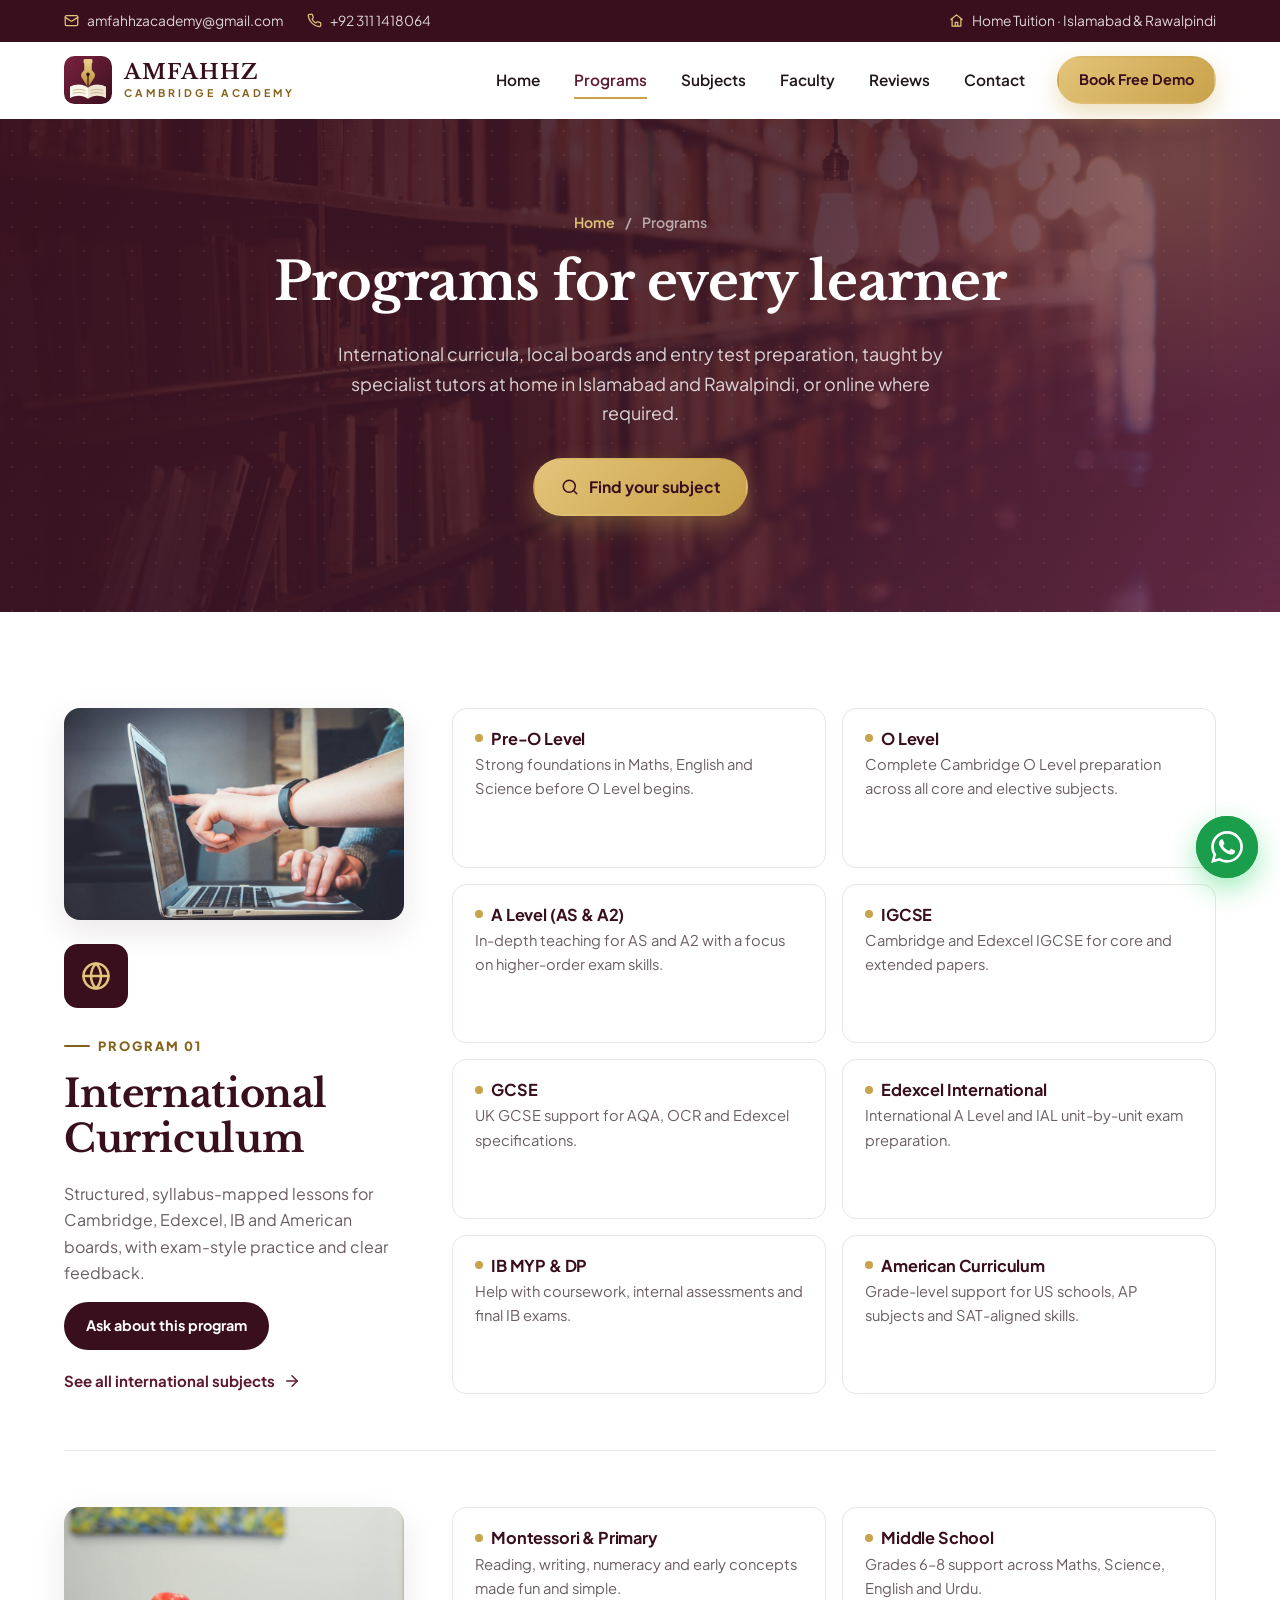
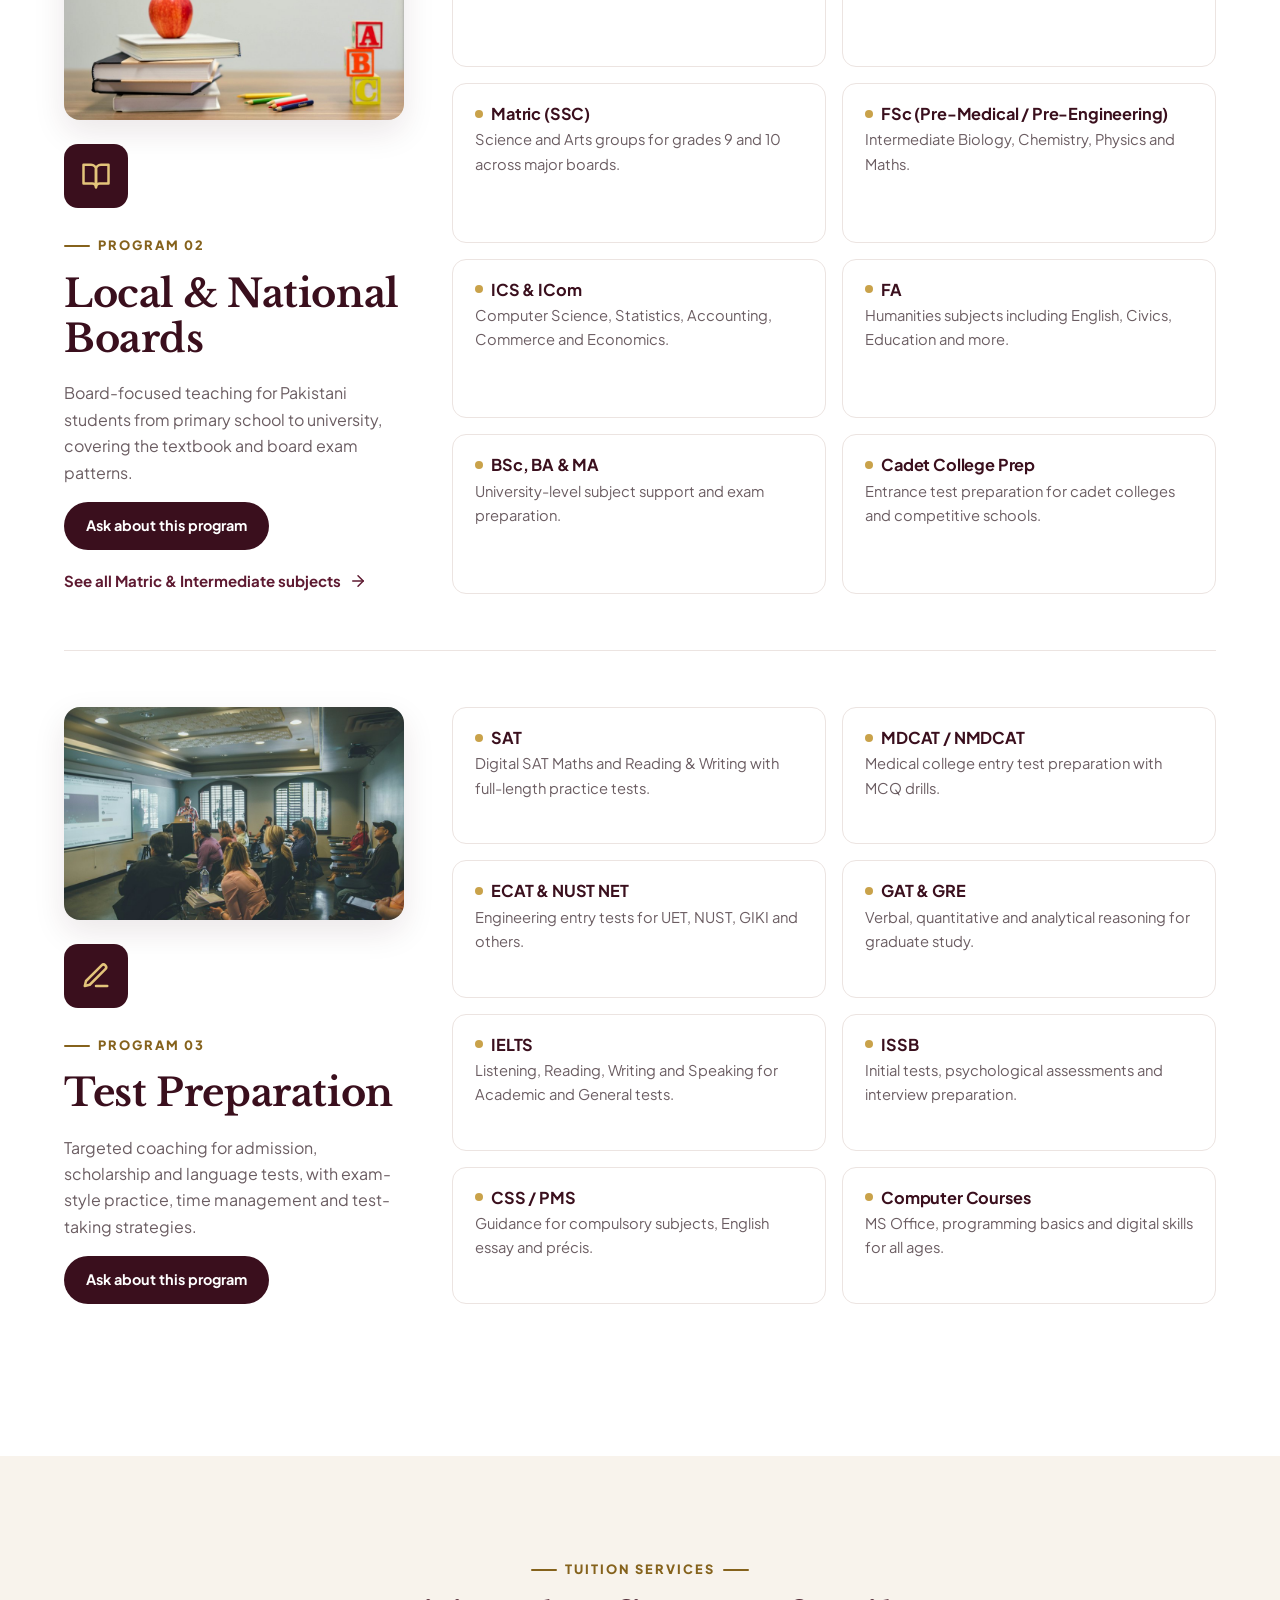
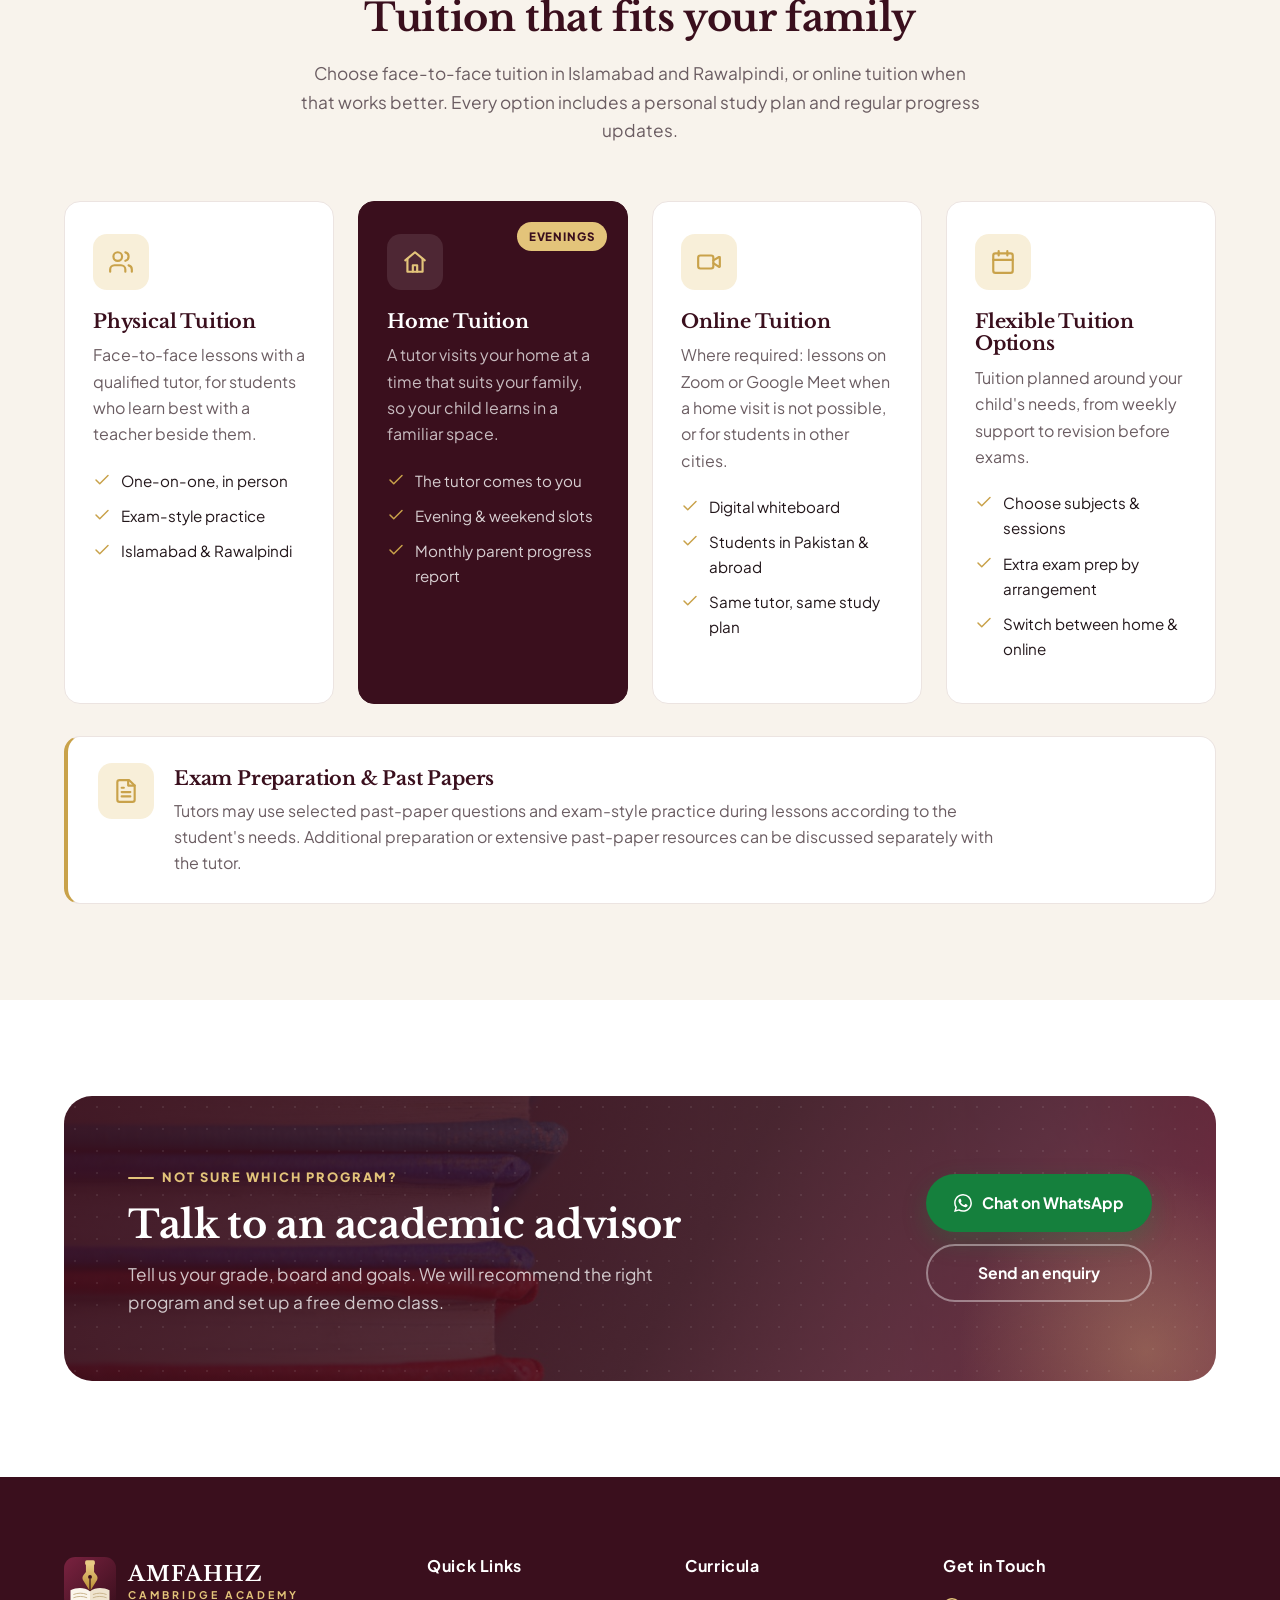
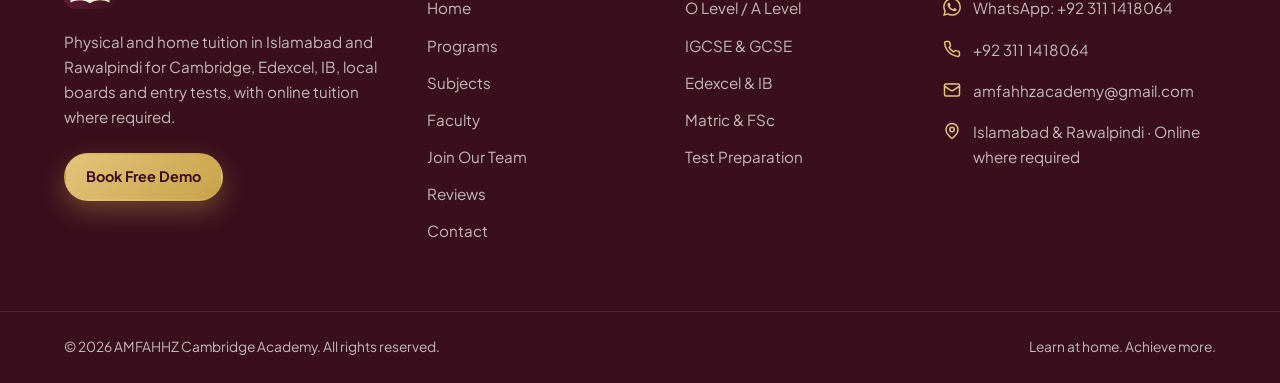
<file: programs.html>
<!DOCTYPE html>
<html lang="en">
<head>
  <meta charset="UTF-8">
  <meta name="viewport" content="width=device-width, initial-scale=1.0">
  <title>Tuition Programs &amp; Services | AMFAHHZ Cambridge Academy</title>
  <meta name="description" content="O Level, A Level, IGCSE, Edexcel, IB, Matric, FSc and entry test tuition at home in Islamabad and Rawalpindi, or online where required.">
  <link rel="canonical" href="https://amfahhzacademy.com/programs.html">
  <meta name="robots" content="index, follow, max-image-preview:large">
  <meta property="og:type" content="website">
  <meta property="og:site_name" content="AMFAHHZ Cambridge Academy">
  <meta property="og:locale" content="en_GB">
  <meta property="og:url" content="https://amfahhzacademy.com/programs.html">
  <meta property="og:title" content="Tuition Programs &amp; Services | AMFAHHZ Cambridge Academy">
  <meta property="og:description" content="O Level, A Level, IGCSE, Edexcel, IB, Matric, FSc and entry test tuition at home in Islamabad and Rawalpindi, or online where required.">
  <meta property="og:image" content="https://amfahhzacademy.com/assets/img/og-image.jpg">
  <meta property="og:image:width" content="1200">
  <meta property="og:image:height" content="630">
  <meta property="og:image:alt" content="AMFAHHZ Cambridge Academy: home and physical tuition in Islamabad and Rawalpindi">
  <meta name="twitter:card" content="summary_large_image">
  <meta name="twitter:title" content="Tuition Programs &amp; Services | AMFAHHZ Cambridge Academy">
  <meta name="twitter:description" content="O Level, A Level, IGCSE, Edexcel, IB, Matric, FSc and entry test tuition at home in Islamabad and Rawalpindi, or online where required.">
  <meta name="twitter:image" content="https://amfahhzacademy.com/assets/img/og-image.jpg">
  <meta name="theme-color" content="#3a0f1d">
  <link rel="icon" href="favicon.ico" sizes="32x32">
  <link rel="icon" href="favicon.svg" type="image/svg+xml">
  <link rel="apple-touch-icon" href="apple-touch-icon.png">
  <link rel="manifest" href="site.webmanifest">
  <link rel="preconnect" href="https://fonts.googleapis.com">
  <link rel="preconnect" href="https://fonts.gstatic.com" crossorigin>
  <link href="https://fonts.googleapis.com/css2?family=Libre+Baskerville:ital,wght@0,400;0,700;1,400&family=Plus+Jakarta+Sans:wght@400;500;600;700;800&display=swap" rel="stylesheet">
  <link rel="stylesheet" href="assets/css/style.css">
  <script type="application/ld+json">
  {
    "@context": "https://schema.org",
    "@graph": [
      {
        "@type": "BreadcrumbList",
        "itemListElement": [
          {
            "@type": "ListItem",
            "position": 1,
            "name": "Home",
            "item": "https://amfahhzacademy.com/"
          },
          {
            "@type": "ListItem",
            "position": 2,
            "name": "Programs",
            "item": "https://amfahhzacademy.com/programs.html"
          }
        ]
      }
    ]
  }
  </script>
</head>
<body>
<script src="assets/js/icons.js"></script>
<a class="skip-link" href="#main">Skip to content</a>

<!-- ===== Top bar ===== -->
<div class="topbar">
  <div class="container">
    <div class="topbar-links">
      <a href="mailto:amfahhzacademy@gmail.com"><svg aria-hidden="true" focusable="false" class="ico"><use href="#i-mail"/></svg>amfahhzacademy@gmail.com</a>
      <a href="tel:+923111418064" class="hide-sm"><svg aria-hidden="true" focusable="false" class="ico"><use href="#i-phone"/></svg>+92 311 1418064</a>
    </div>
    <span class="hide-sm"><svg aria-hidden="true" focusable="false" class="ico"><use href="#i-home"/></svg>Home Tuition · Islamabad &amp; Rawalpindi</span>
  </div>
</div>

<!-- ===== Header ===== -->
<header class="site-header">
  <div class="container">
    <a href="index.html" class="brand" aria-label="AMFAHHZ Cambridge Academy home">
      <img src="assets/img/logo-mark.svg" alt="" width="48" height="48">
      <span class="brand-text">
        <span class="brand-name">AMFAHHZ</span>
        <span class="brand-sub">Cambridge Academy</span>
      </span>
    </a>
    <nav class="main-nav" id="site-nav" aria-label="Main">
      <a href="index.html">Home</a>
      <a href="programs.html" aria-current="page">Programs</a>
      <a href="subjects.html">Subjects</a>
      <a href="faculty.html">Faculty</a>
      <a href="index.html#reviews">Reviews</a>
      <a href="contact.html">Contact</a>
      <a href="https://wa.me/923111418064?text=Hi%20AMFAHHZ%20Cambridge%20Academy!%20I%27d%20like%20to%20book%20a%20free%20demo%20class." target="_blank" rel="noopener" class="btn btn-gold btn-sm">Book Free Demo</a>
    </nav>
    <button class="nav-toggle" type="button" aria-label="Open menu" aria-expanded="false" aria-controls="site-nav">
      <svg aria-hidden="true" focusable="false" class="ico i-menu"><use href="#i-menu"/></svg>
      <svg aria-hidden="true" focusable="false" class="ico i-close"><use href="#i-close"/></svg>
    </button>
  </div>
</header>

<main id="main">

  <!-- ===== Page hero ===== -->
  <section class="page-hero photo-bg photo-library">
    <div class="container">
      <div class="crumbs"><a href="index.html">Home</a><span>/</span><span>Programs</span></div>
      <h1>Programs for every learner</h1>
      <p>International curricula, local boards and entry test preparation, taught by specialist tutors at home in Islamabad and Rawalpindi, or online where required.</p>
      <div class="page-hero-actions"><a href="subjects.html" class="btn btn-gold"><svg aria-hidden="true" focusable="false" class="ico"><use href="#i-search"/></svg>Find your subject</a></div>
    </div>
  </section>

  <!-- ===== Program blocks ===== -->
  <section class="section" style="padding-top:40px">
    <div class="container">

      <div class="program-block" id="international">
        <aside class="reveal">
          <figure class="block-photo"><img src="assets/img/photos/laptop-lesson.jpg" alt="Student following an online lesson on a laptop" loading="lazy" width="800" height="500"></figure>
          <div class="icon-box"><svg aria-hidden="true" focusable="false" class="ico"><use href="#i-globe"/></svg></div>
          <span class="eyebrow">Program 01</span>
          <h2>International Curriculum</h2>
          <p>Structured, syllabus-mapped lessons for Cambridge, Edexcel, IB and American boards, with exam-style practice and clear feedback.</p>
          <a href="https://wa.me/923111418064?text=Hi!%20I%27d%20like%20a%20free%20demo%20for%20the%20International%20Curriculum%20program." target="_blank" rel="noopener" class="btn btn-brand btn-sm">Ask about this program<span class="sr-only">: International Curriculum</span></a>
          <p class="aside-more"><a href="subjects.html#o-level" class="link">See all international subjects <svg aria-hidden="true" focusable="false" class="ico"><use href="#i-arrow"/></svg></a></p>
        </aside>
        <div class="course-grid">
          <div class="course reveal"><h3>Pre-O Level</h3><p>Strong foundations in Maths, English and Science before O Level begins.</p></div>
          <div class="course reveal d1"><h3>O Level</h3><p>Complete Cambridge O Level preparation across all core and elective subjects.</p></div>
          <div class="course reveal"><h3>A Level (AS &amp; A2)</h3><p>In-depth teaching for AS and A2 with a focus on higher-order exam skills.</p></div>
          <div class="course reveal d1"><h3>IGCSE</h3><p>Cambridge and Edexcel IGCSE for core and extended papers.</p></div>
          <div class="course reveal"><h3>GCSE</h3><p>UK GCSE support for AQA, OCR and Edexcel specifications.</p></div>
          <div class="course reveal d1"><h3>Edexcel International</h3><p>International A Level and IAL unit-by-unit exam preparation.</p></div>
          <div class="course reveal"><h3>IB MYP &amp; DP</h3><p>Help with coursework, internal assessments and final IB exams.</p></div>
          <div class="course reveal d1"><h3>American Curriculum</h3><p>Grade-level support for US schools, AP subjects and SAT-aligned skills.</p></div>
        </div>
      </div>

      <div class="program-block" id="local">
        <aside class="reveal">
          <figure class="block-photo"><img src="assets/img/photos/books-apple.jpg" alt="Stack of school books with an apple" loading="lazy" width="800" height="500"></figure>
          <div class="icon-box"><svg aria-hidden="true" focusable="false" class="ico"><use href="#i-book"/></svg></div>
          <span class="eyebrow">Program 02</span>
          <h2>Local &amp; National Boards</h2>
          <p>Board-focused teaching for Pakistani students from primary school to university, covering the textbook and board exam patterns.</p>
          <a href="https://wa.me/923111418064?text=Hi!%20I%27d%20like%20a%20free%20demo%20for%20the%20Local%20%26%20National%20Boards%20program." target="_blank" rel="noopener" class="btn btn-brand btn-sm">Ask about this program<span class="sr-only">: Local &amp; National Boards</span></a>
          <p class="aside-more"><a href="subjects.html#pakistani-boards" class="link">See all Matric &amp; Intermediate subjects <svg aria-hidden="true" focusable="false" class="ico"><use href="#i-arrow"/></svg></a></p>
        </aside>
        <div class="course-grid">
          <div class="course reveal"><h3>Montessori &amp; Primary</h3><p>Reading, writing, numeracy and early concepts made fun and simple.</p></div>
          <div class="course reveal d1"><h3>Middle School</h3><p>Grades 6–8 support across Maths, Science, English and Urdu.</p></div>
          <div class="course reveal"><h3>Matric (SSC)</h3><p>Science and Arts groups for grades 9 and 10 across major boards.</p></div>
          <div class="course reveal d1"><h3>FSc (Pre-Medical / Pre-Engineering)</h3><p>Intermediate Biology, Chemistry, Physics and Maths.</p></div>
          <div class="course reveal"><h3>ICS &amp; ICom</h3><p>Computer Science, Statistics, Accounting, Commerce and Economics.</p></div>
          <div class="course reveal d1"><h3>FA</h3><p>Humanities subjects including English, Civics, Education and more.</p></div>
          <div class="course reveal"><h3>BSc, BA &amp; MA</h3><p>University-level subject support and exam preparation.</p></div>
          <div class="course reveal d1"><h3>Cadet College Prep</h3><p>Entrance test preparation for cadet colleges and competitive schools.</p></div>
        </div>
      </div>

      <div class="program-block" id="test-prep">
        <aside class="reveal">
          <figure class="block-photo"><img src="assets/img/photos/exam-prep-session.jpg" alt="Students attending an exam preparation session" loading="lazy" width="800" height="500"></figure>
          <div class="icon-box"><svg aria-hidden="true" focusable="false" class="ico"><use href="#i-pen"/></svg></div>
          <span class="eyebrow">Program 03</span>
          <h2>Test Preparation</h2>
          <p>Targeted coaching for admission, scholarship and language tests, with exam-style practice, time management and test-taking strategies.</p>
          <a href="https://wa.me/923111418064?text=Hi!%20I%27d%20like%20a%20free%20demo%20for%20the%20Test%20Preparation%20program." target="_blank" rel="noopener" class="btn btn-brand btn-sm">Ask about this program<span class="sr-only">: Test Preparation</span></a>
        </aside>
        <div class="course-grid">
          <div class="course reveal"><h3>SAT</h3><p>Digital SAT Maths and Reading &amp; Writing with full-length practice tests.</p></div>
          <div class="course reveal d1"><h3>MDCAT / NMDCAT</h3><p>Medical college entry test preparation with MCQ drills.</p></div>
          <div class="course reveal"><h3>ECAT &amp; NUST NET</h3><p>Engineering entry tests for UET, NUST, GIKI and others.</p></div>
          <div class="course reveal d1"><h3>GAT &amp; GRE</h3><p>Verbal, quantitative and analytical reasoning for graduate study.</p></div>
          <div class="course reveal"><h3>IELTS</h3><p>Listening, Reading, Writing and Speaking for Academic and General tests.</p></div>
          <div class="course reveal d1"><h3>ISSB</h3><p>Initial tests, psychological assessments and interview preparation.</p></div>
          <div class="course reveal"><h3>CSS / PMS</h3><p>Guidance for compulsory subjects, English essay and précis.</p></div>
          <div class="course reveal d1"><h3>Computer Courses</h3><p>MS Office, programming basics and digital skills for all ages.</p></div>
        </div>
      </div>

    </div>
  </section>

  <!-- ===== Tuition services ===== -->
  <section class="section bg-cream" id="tuition-services">
    <div class="container">
      <div class="section-head center reveal">
        <span class="eyebrow">Tuition services</span>
        <h2>Tuition that fits your family</h2>
        <p>Choose face-to-face tuition in Islamabad and Rawalpindi, or online tuition when that works better. Every option includes a personal study plan and regular progress updates.</p>
      </div>
      <div class="grid grid-4">
        <article class="card format reveal">
          <div class="icon-box"><svg aria-hidden="true" focusable="false" class="ico"><use href="#i-users"/></svg></div>
          <h3>Physical Tuition</h3>
          <p>Face-to-face lessons with a qualified tutor, for students who learn best with a teacher beside them.</p>
          <ul>
            <li><svg aria-hidden="true" focusable="false" class="ico"><use href="#i-check"/></svg>One-on-one, in person</li>
            <li><svg aria-hidden="true" focusable="false" class="ico"><use href="#i-check"/></svg>Exam-style practice</li>
            <li><svg aria-hidden="true" focusable="false" class="ico"><use href="#i-check"/></svg>Islamabad &amp; Rawalpindi</li>
          </ul>
        </article>
        <article class="card format featured reveal d1">
          <span class="ribbon">EVENINGS</span>
          <div class="icon-box"><svg aria-hidden="true" focusable="false" class="ico"><use href="#i-home"/></svg></div>
          <h3>Home Tuition</h3>
          <p>A tutor visits your home at a time that suits your family, so your child learns in a familiar space.</p>
          <ul>
            <li><svg aria-hidden="true" focusable="false" class="ico"><use href="#i-check"/></svg>The tutor comes to you</li>
            <li><svg aria-hidden="true" focusable="false" class="ico"><use href="#i-check"/></svg>Evening &amp; weekend slots</li>
            <li><svg aria-hidden="true" focusable="false" class="ico"><use href="#i-check"/></svg>Monthly parent progress report</li>
          </ul>
        </article>
        <article class="card format reveal d2">
          <div class="icon-box"><svg aria-hidden="true" focusable="false" class="ico"><use href="#i-video"/></svg></div>
          <h3>Online Tuition</h3>
          <p>Where required: lessons on Zoom or Google Meet when a home visit is not possible, or for students in other cities.</p>
          <ul>
            <li><svg aria-hidden="true" focusable="false" class="ico"><use href="#i-check"/></svg>Digital whiteboard</li>
            <li><svg aria-hidden="true" focusable="false" class="ico"><use href="#i-check"/></svg>Students in Pakistan &amp; abroad</li>
            <li><svg aria-hidden="true" focusable="false" class="ico"><use href="#i-check"/></svg>Same tutor, same study plan</li>
          </ul>
        </article>
        <article class="card format reveal d3">
          <div class="icon-box"><svg aria-hidden="true" focusable="false" class="ico"><use href="#i-calendar"/></svg></div>
          <h3>Flexible Tuition Options</h3>
          <p>Tuition planned around your child's needs, from weekly support to revision before exams.</p>
          <ul>
            <li><svg aria-hidden="true" focusable="false" class="ico"><use href="#i-check"/></svg>Choose subjects &amp; sessions</li>
            <li><svg aria-hidden="true" focusable="false" class="ico"><use href="#i-check"/></svg>Extra exam prep by arrangement</li>
            <li><svg aria-hidden="true" focusable="false" class="ico"><use href="#i-check"/></svg>Switch between home &amp; online</li>
          </ul>
        </article>
      </div>
      <div class="note-box reveal" id="exam-preparation">
        <div class="icon-box"><svg aria-hidden="true" focusable="false" class="ico"><use href="#i-file"/></svg></div>
        <div>
          <h3>Exam Preparation &amp; Past Papers</h3>
          <p>Tutors may use selected past-paper questions and exam-style practice during lessons according to the student's needs. Additional preparation or extensive past-paper resources can be discussed separately with the tutor.</p>
        </div>
      </div>
    </div>
  </section>

  <!-- ===== CTA band ===== -->
  <section class="section">
    <div class="container">
      <div class="cta-band photo-bg photo-books-stack reveal">
        <div>
          <span class="eyebrow">Not sure which program?</span>
          <h2>Talk to an academic advisor</h2>
          <p>Tell us your grade, board and goals. We will recommend the right program and set up a free demo class.</p>
        </div>
        <div class="cta-actions">
          <a href="https://wa.me/923111418064?text=Hi%20AMFAHHZ%20Cambridge%20Academy!%20Please%20help%20me%20choose%20the%20right%20program." target="_blank" rel="noopener" class="btn btn-wa"><svg aria-hidden="true" focusable="false" class="ico"><use href="#i-whatsapp"/></svg>Chat on WhatsApp</a>
          <a href="contact.html" class="btn btn-ghost-light">Send an enquiry</a>
        </div>
      </div>
    </div>
  </section>

</main>

<!-- ===== Footer ===== -->
<footer class="site-footer">
  <div class="container footer-grid">
    <div>
      <a href="index.html" class="brand">
        <img src="assets/img/logo-mark.svg" alt="" width="52" height="52">
        <span class="brand-text"><span class="brand-name">AMFAHHZ</span><span class="brand-sub">Cambridge Academy</span></span>
      </a>
      <p class="footer-about">Physical and home tuition in Islamabad and Rawalpindi for Cambridge, Edexcel, IB, local boards and entry tests, with online tuition where required.</p>
      <a href="https://wa.me/923111418064?text=Hi%20AMFAHHZ%20Cambridge%20Academy!%20I%27d%20like%20to%20book%20a%20free%20demo%20class." target="_blank" rel="noopener" class="btn btn-gold btn-sm">Book Free Demo</a>
    </div>
    <nav aria-label="Footer">
      <h2 class="footer-title">Quick Links</h2>
      <ul class="footer-links">
        <li><a href="index.html">Home</a></li>
        <li><a href="programs.html">Programs</a></li>
        <li><a href="subjects.html">Subjects</a></li>
        <li><a href="faculty.html">Faculty</a></li>
        <li><a href="faculty.html#join-our-team">Join Our Team</a></li>
        <li><a href="index.html#reviews">Reviews</a></li>
        <li><a href="contact.html">Contact</a></li>
      </ul>
    </nav>
    <nav aria-label="Curricula">
      <h2 class="footer-title">Curricula</h2>
      <ul class="footer-links">
        <li><a href="programs.html#international">O Level / A Level</a></li>
        <li><a href="programs.html#international">IGCSE &amp; GCSE</a></li>
        <li><a href="programs.html#international">Edexcel &amp; IB</a></li>
        <li><a href="programs.html#local">Matric &amp; FSc</a></li>
        <li><a href="programs.html#test-prep">Test Preparation</a></li>
      </ul>
    </nav>
    <div>
      <h2 class="footer-title">Get in Touch</h2>
      <ul class="footer-contact">
        <li><svg aria-hidden="true" focusable="false" class="ico"><use href="#i-whatsapp"/></svg><a href="https://wa.me/923111418064" target="_blank" rel="noopener">WhatsApp: +92 311 1418064</a></li>
        <li><svg aria-hidden="true" focusable="false" class="ico"><use href="#i-phone"/></svg><a href="tel:+923111418064">+92 311 1418064</a></li>
        <li><svg aria-hidden="true" focusable="false" class="ico"><use href="#i-mail"/></svg><a href="mailto:amfahhzacademy@gmail.com">amfahhzacademy@gmail.com</a></li>
        <li><svg aria-hidden="true" focusable="false" class="ico"><use href="#i-pin"/></svg><span>Islamabad &amp; Rawalpindi · Online where required</span></li>
      </ul>
    </div>
  </div>
  <div class="footer-bottom">
    <div class="container">
      <span>© <span data-year>2026</span> AMFAHHZ Cambridge Academy. All rights reserved.</span>
      <span>Learn at home. Achieve more.</span>
    </div>
  </div>
</footer>

<!-- ===== Sticky WhatsApp button ===== -->
<a href="https://wa.me/923111418064?text=Hi%20AMFAHHZ%20Cambridge%20Academy!%20I%27d%20like%20to%20know%20more%20about%20your%20classes." class="wa-float" target="_blank" rel="noopener" aria-label="Chat with us on WhatsApp">
  <svg aria-hidden="true" focusable="false" class="ico"><use href="#i-whatsapp"/></svg>
  <span class="wa-tip">Chat with us</span>
</a>

<script src="assets/js/main.js"></script>
</body>
</html>
</file>
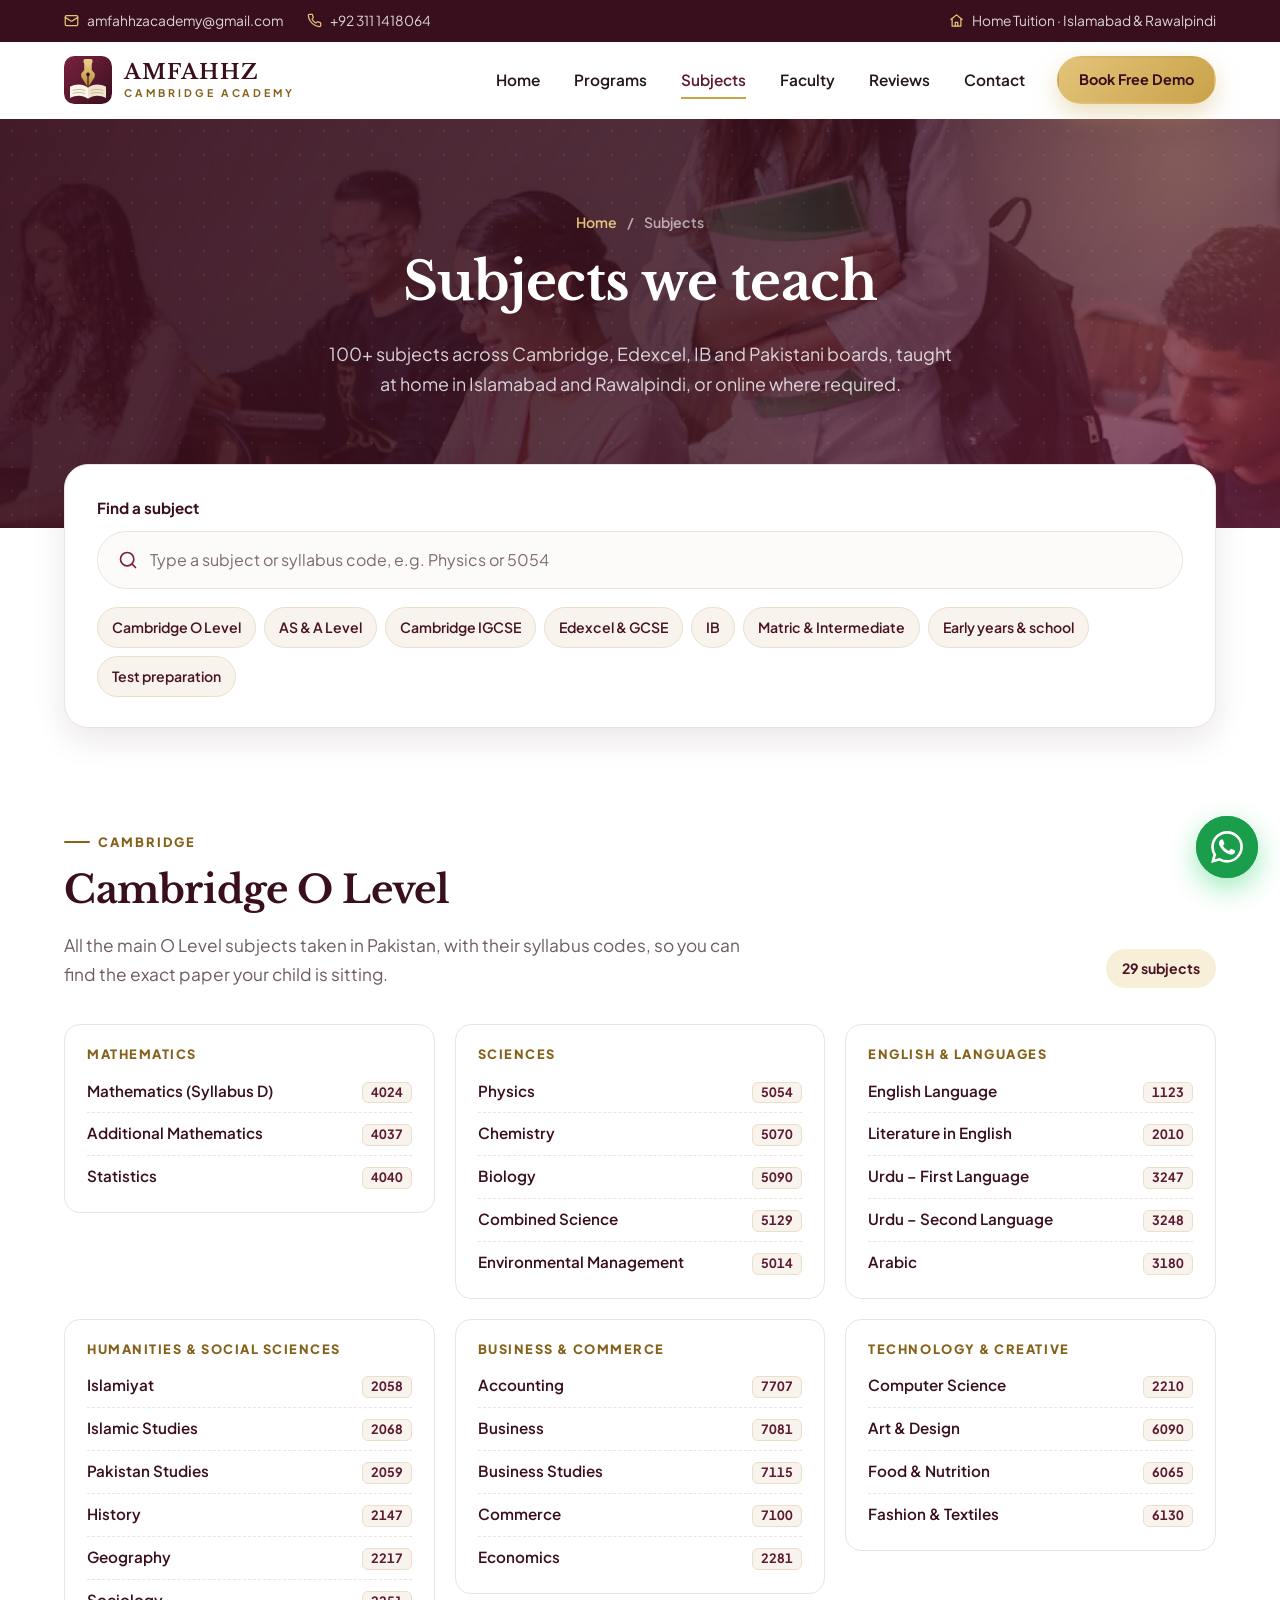
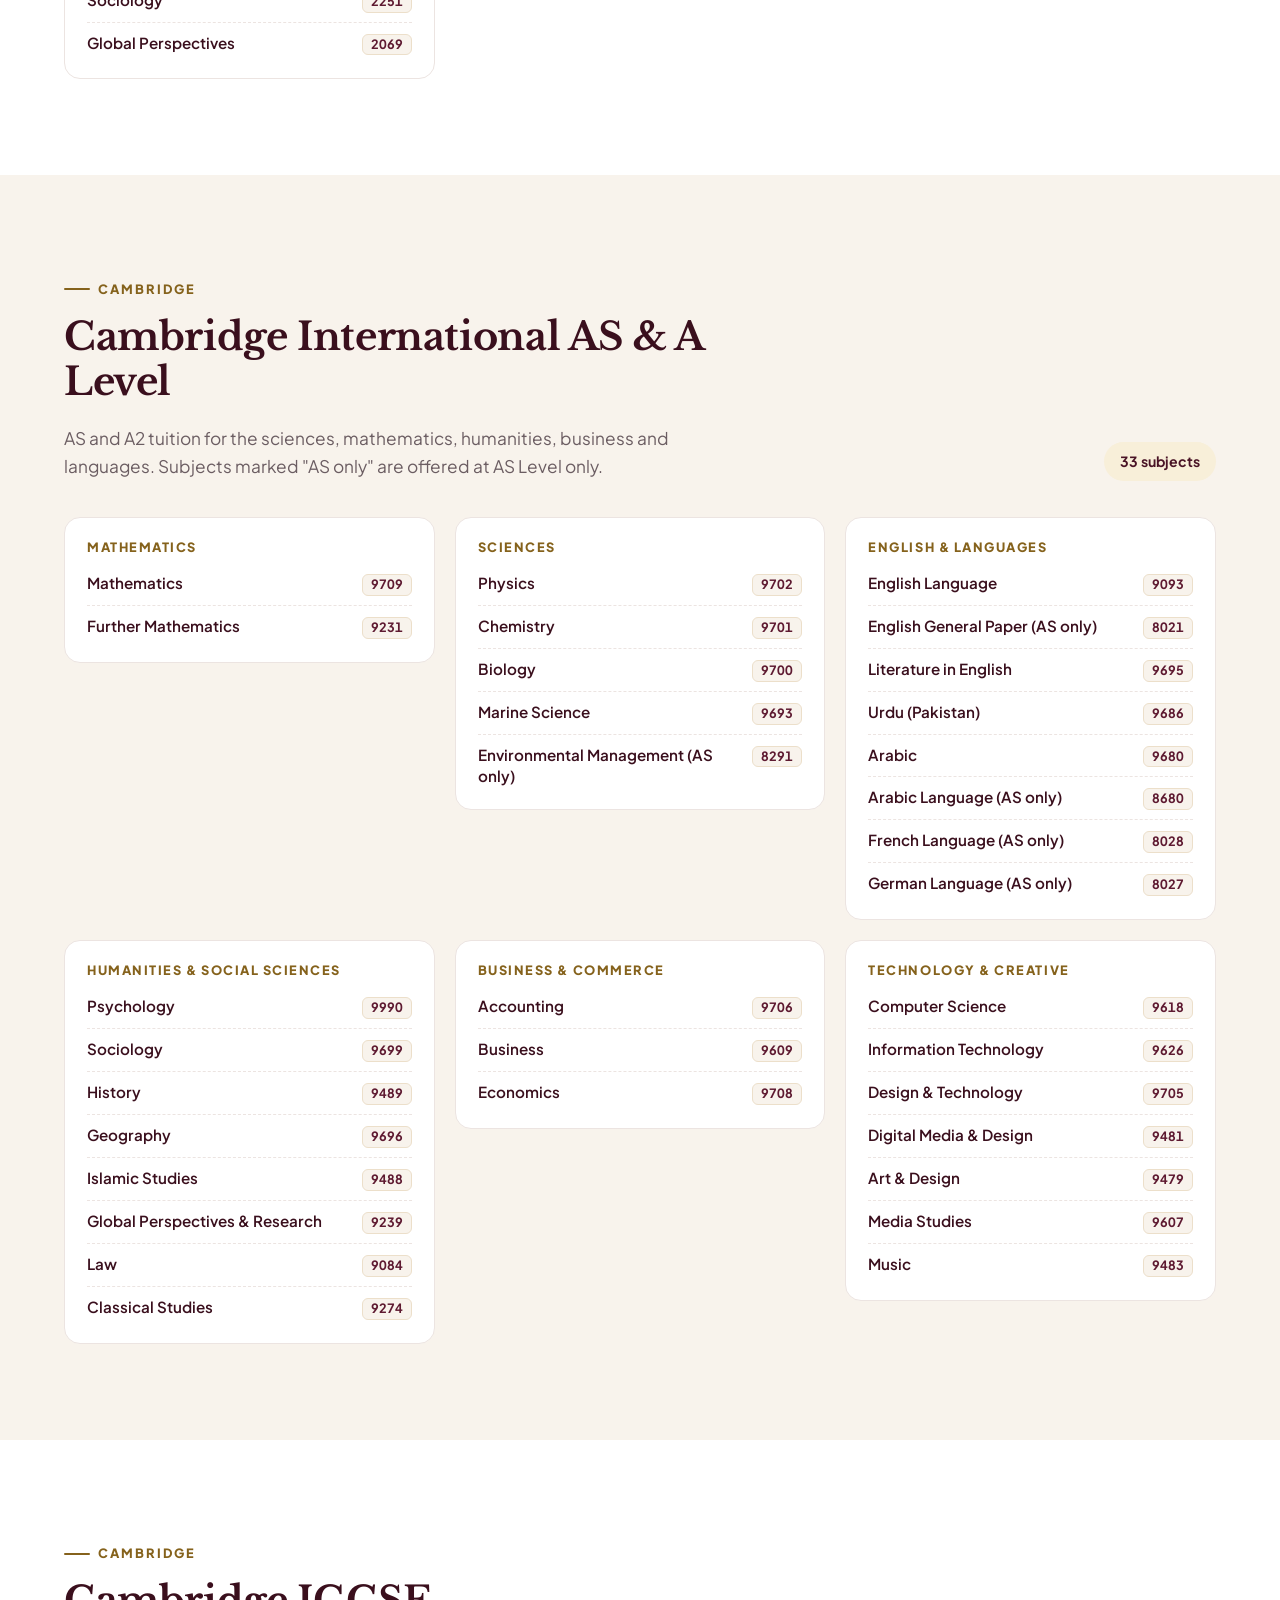
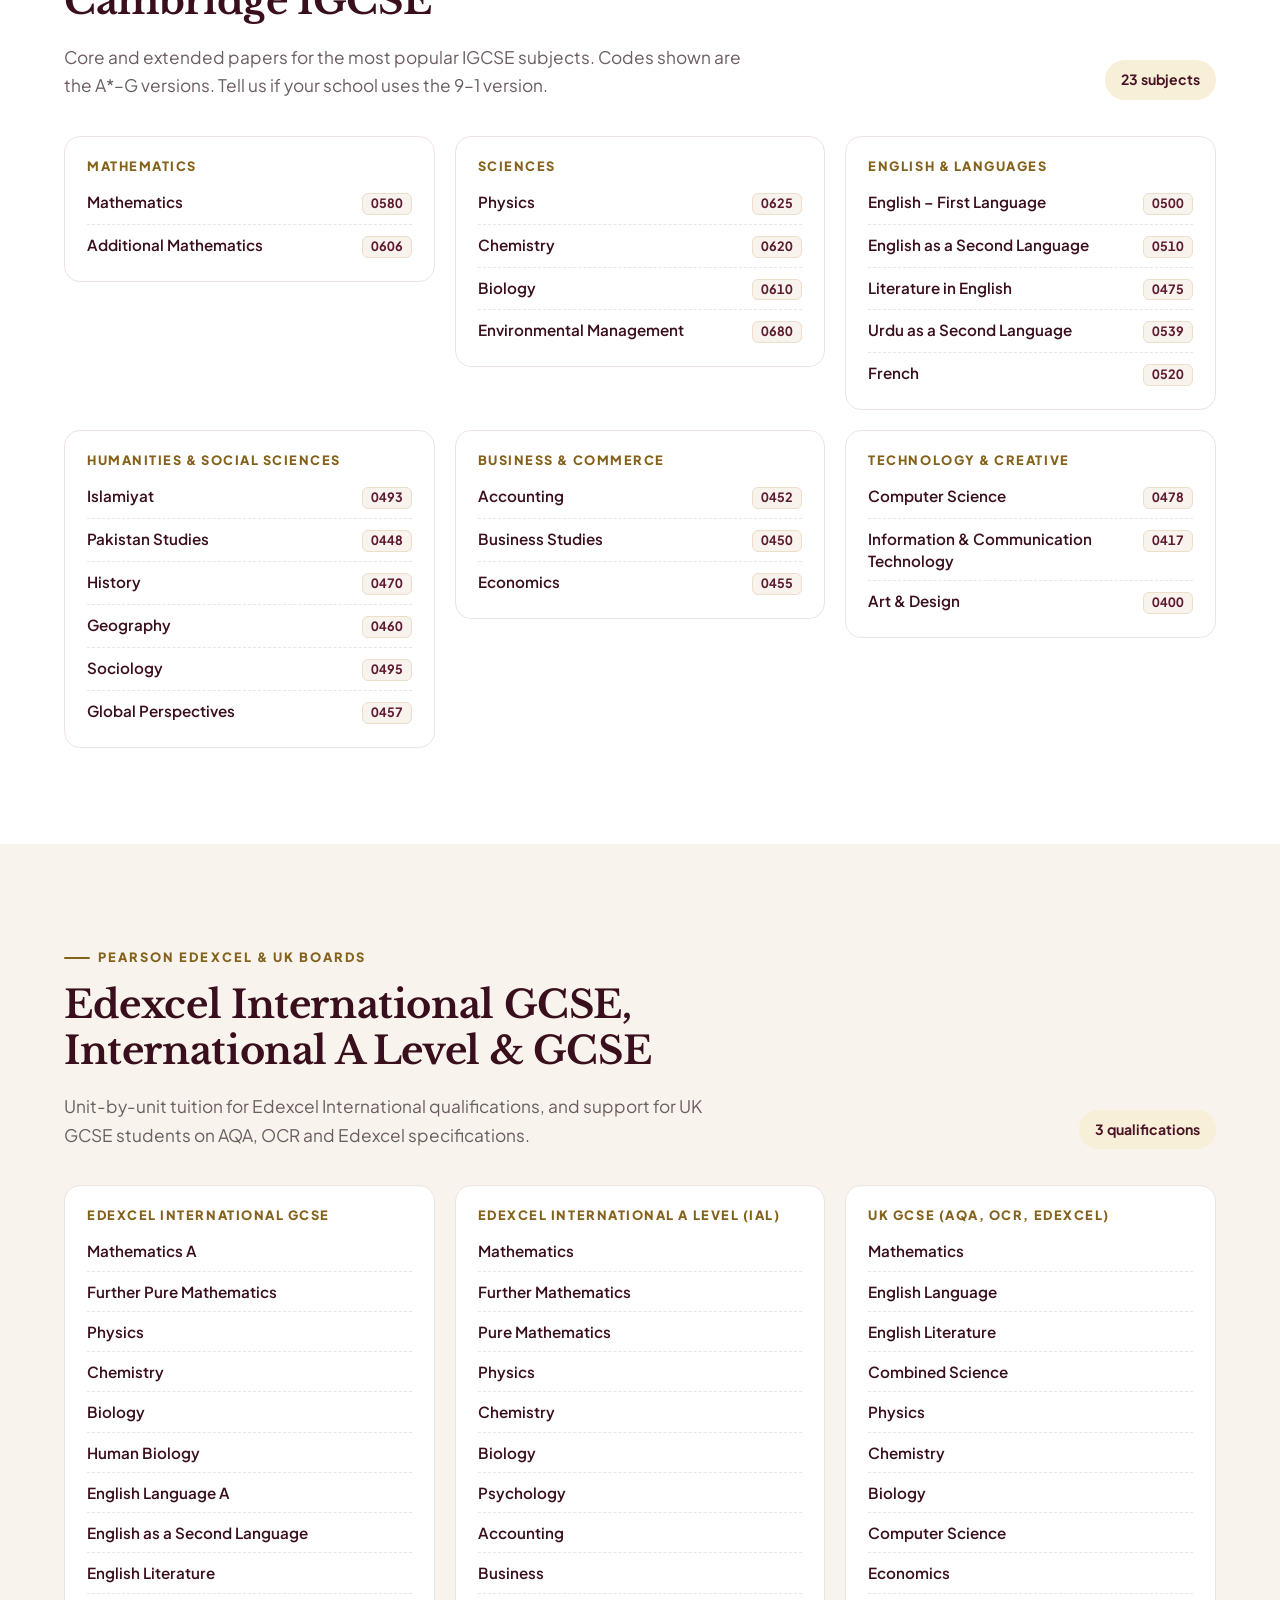
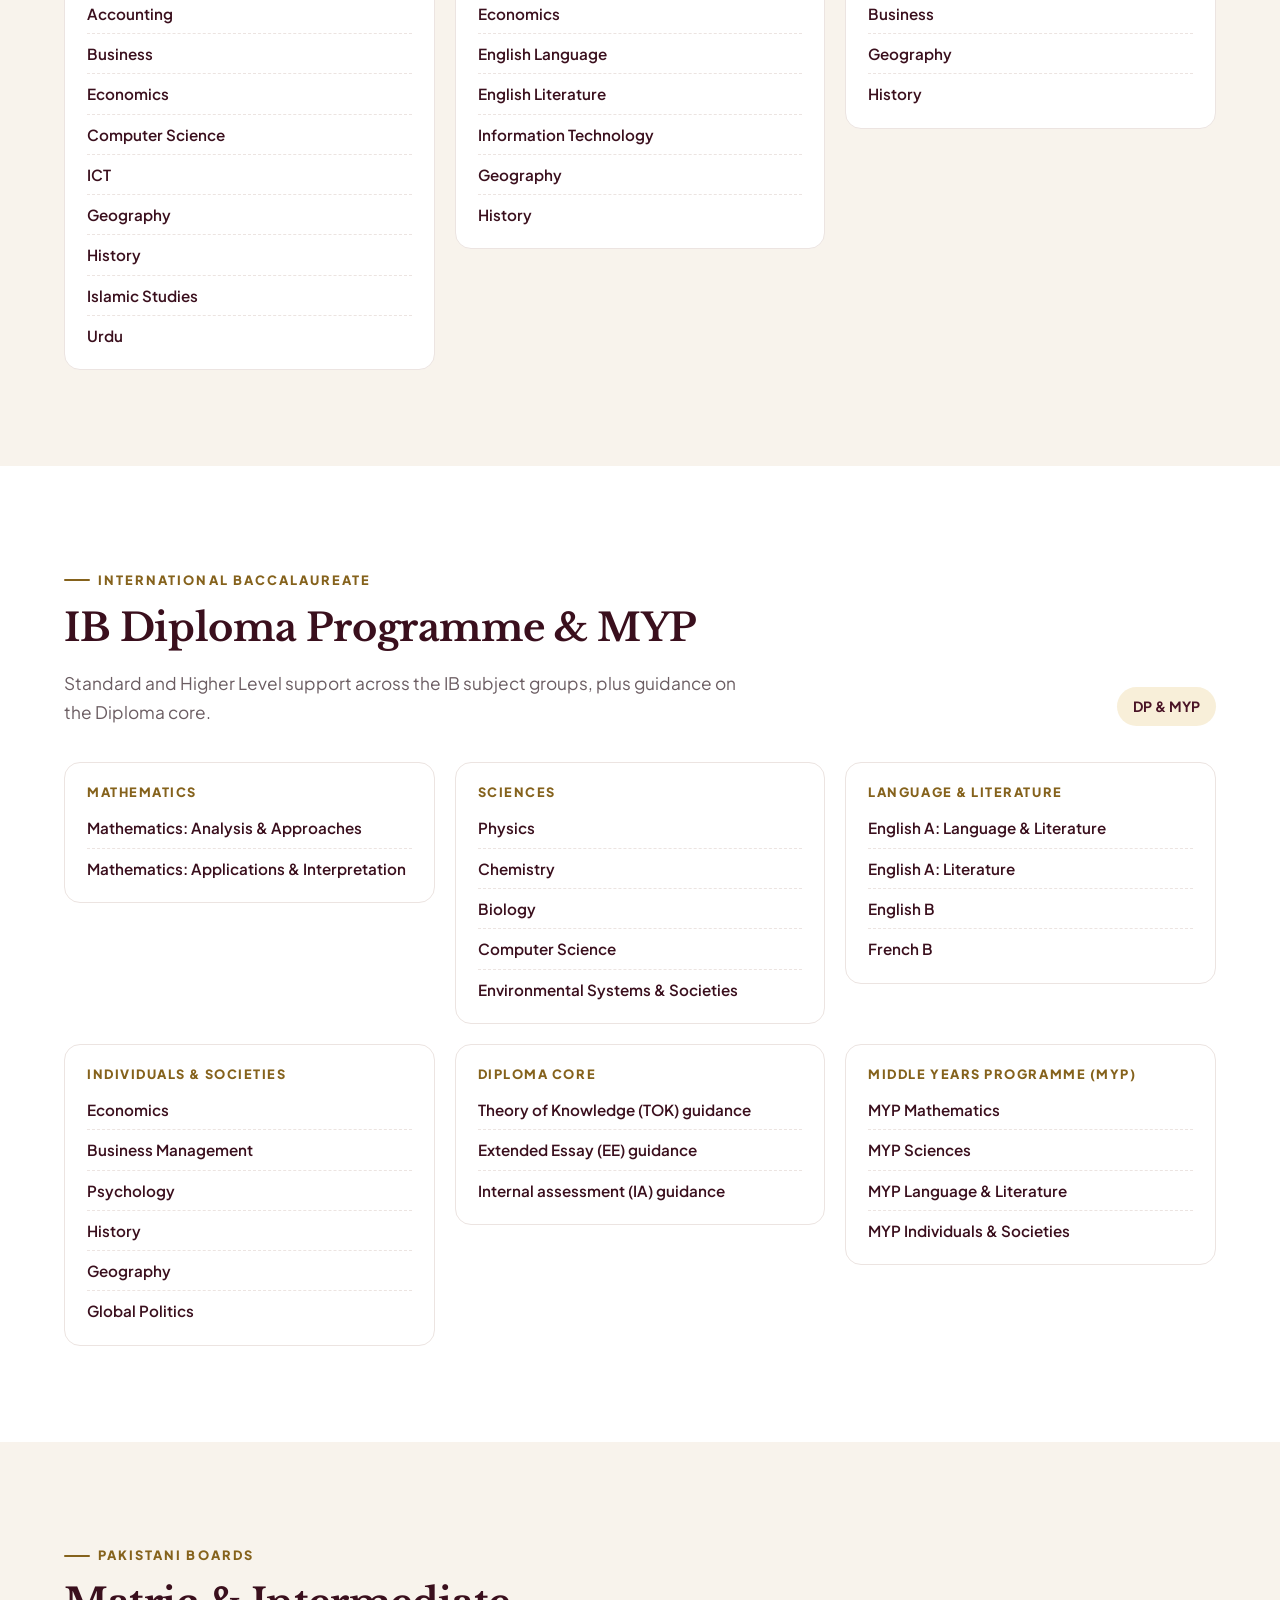
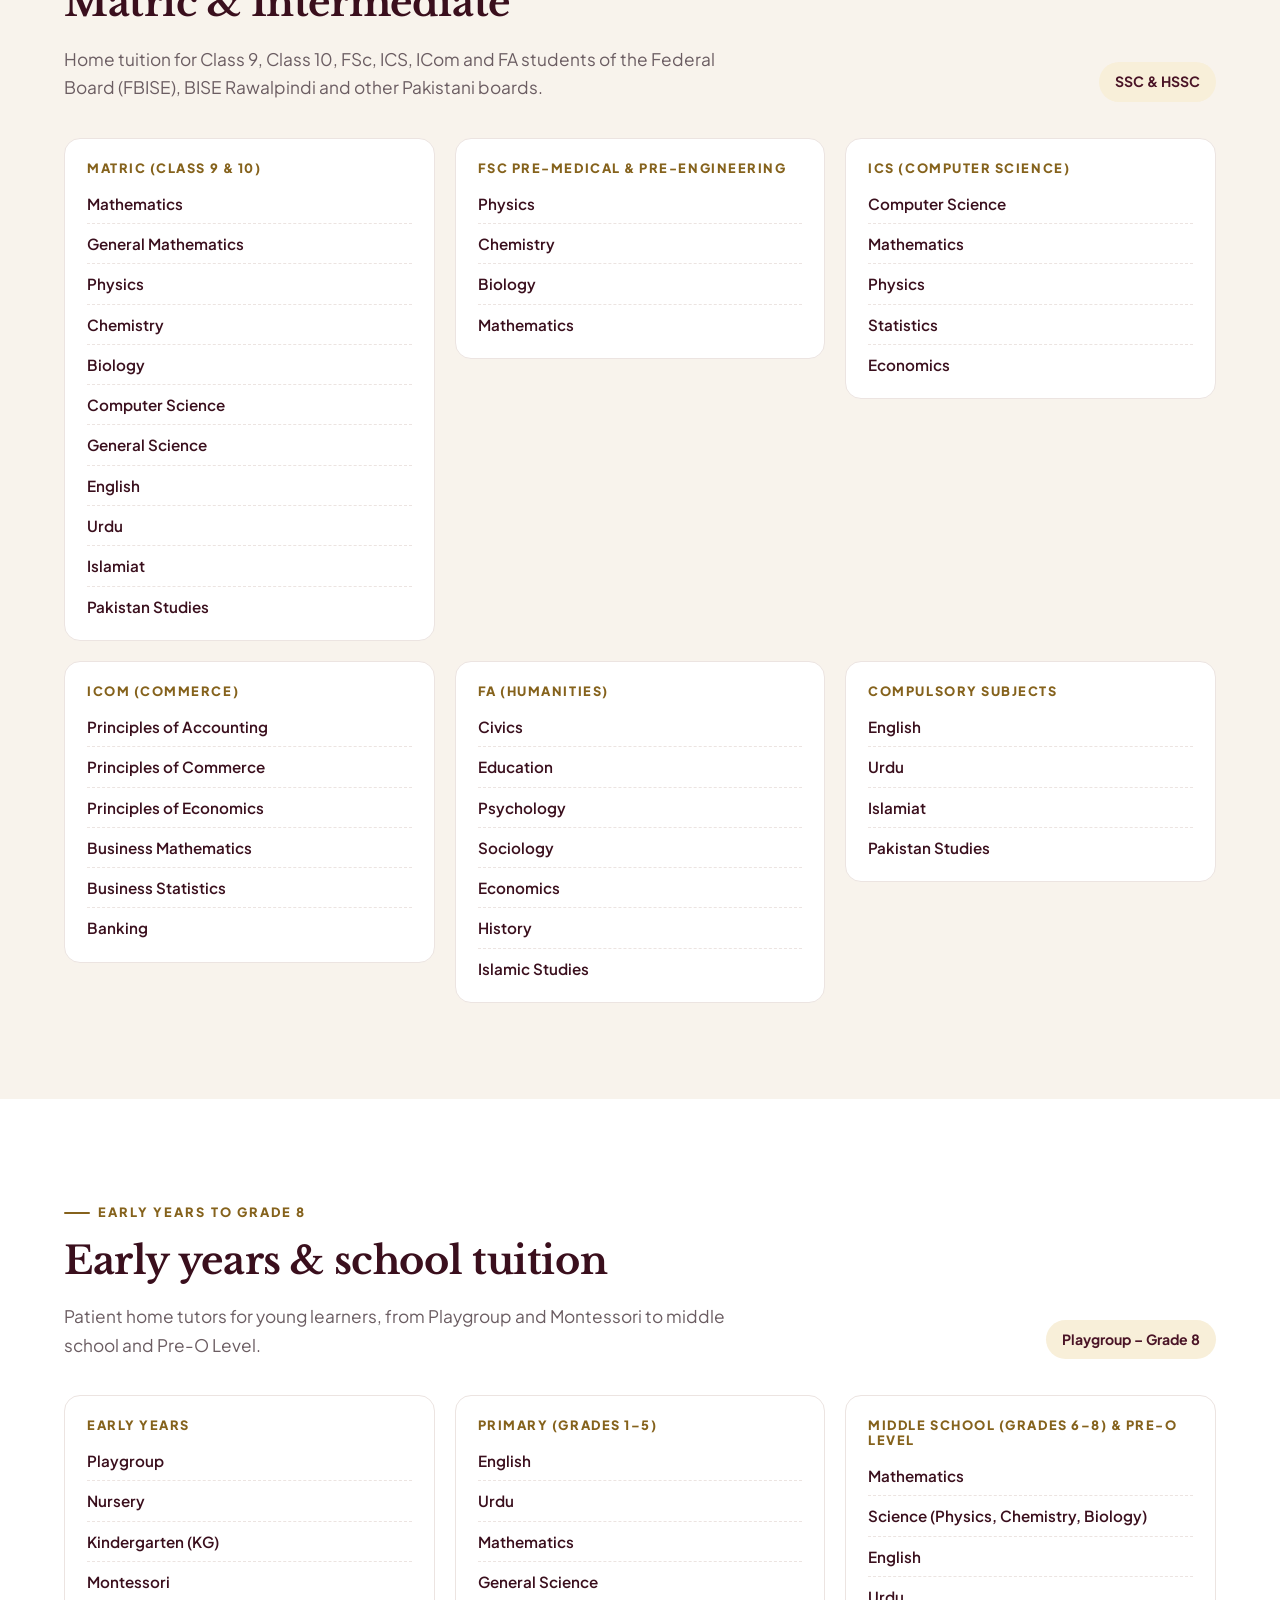
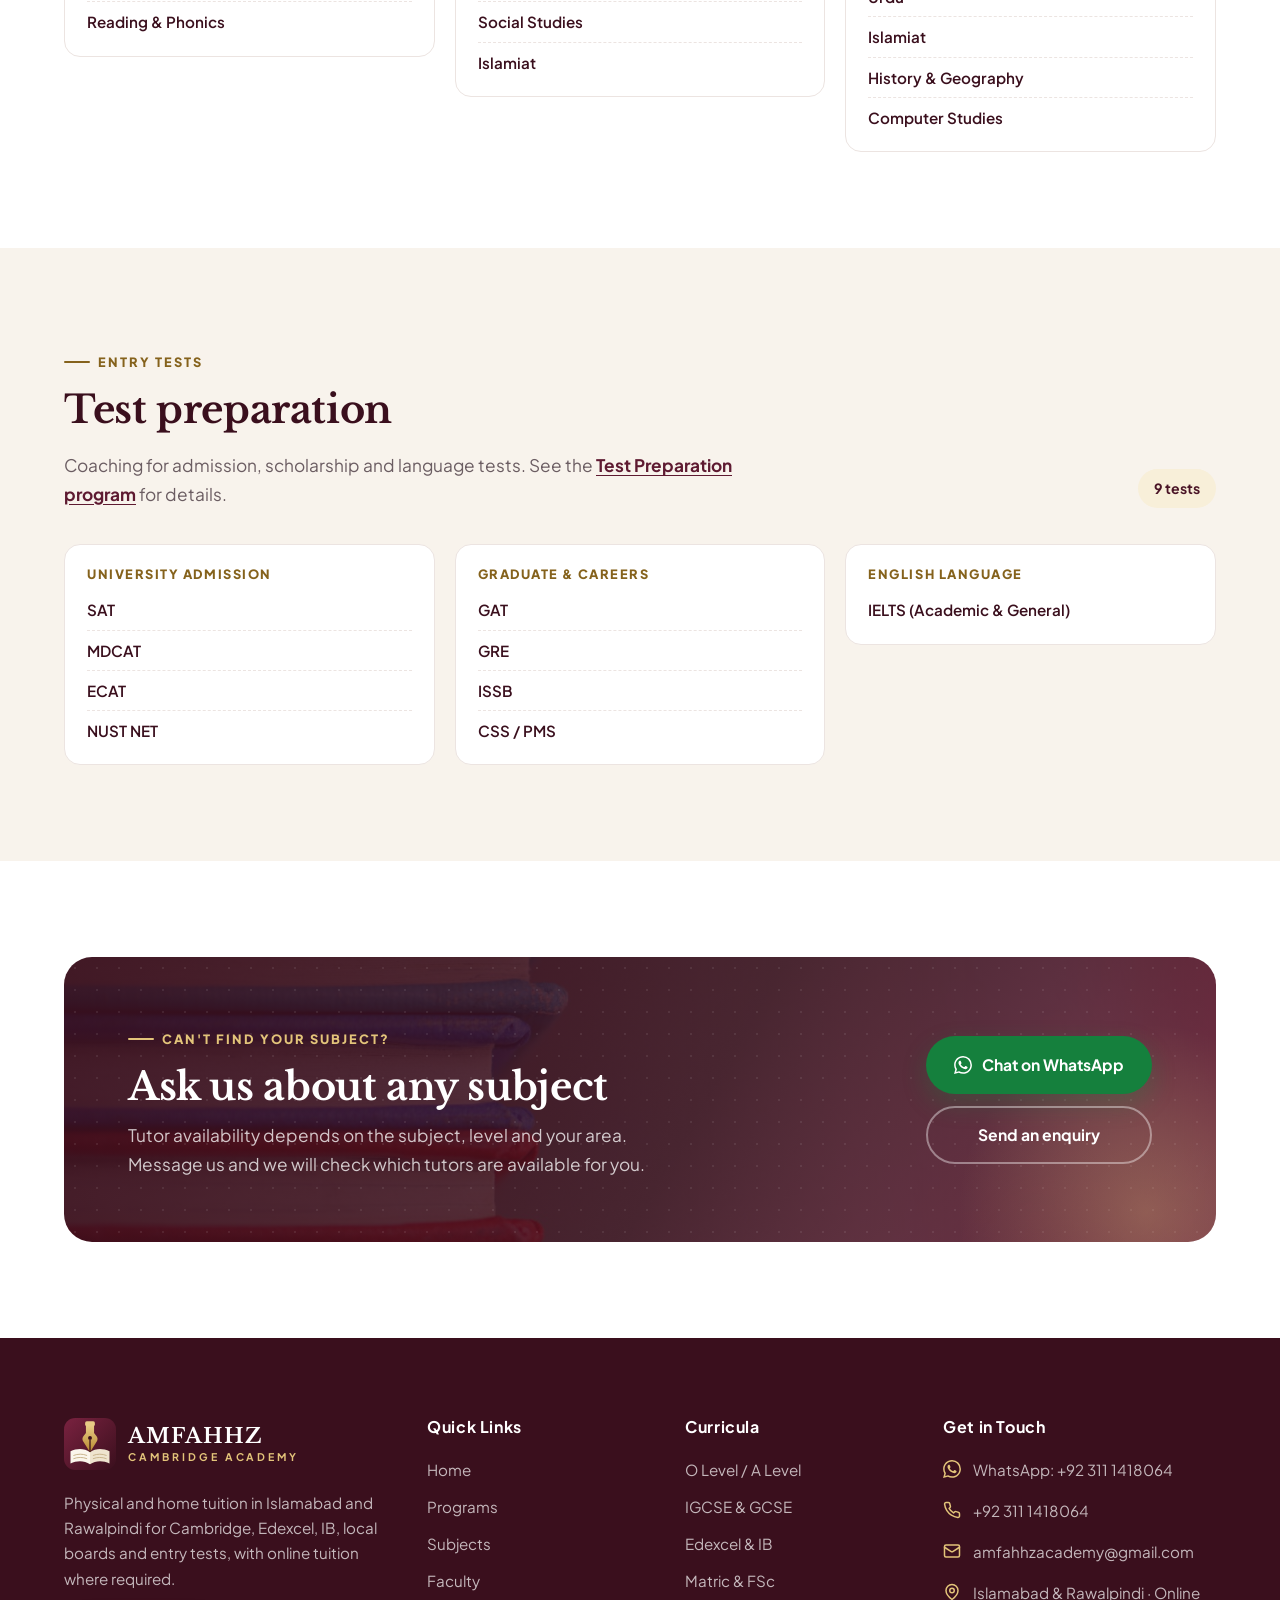
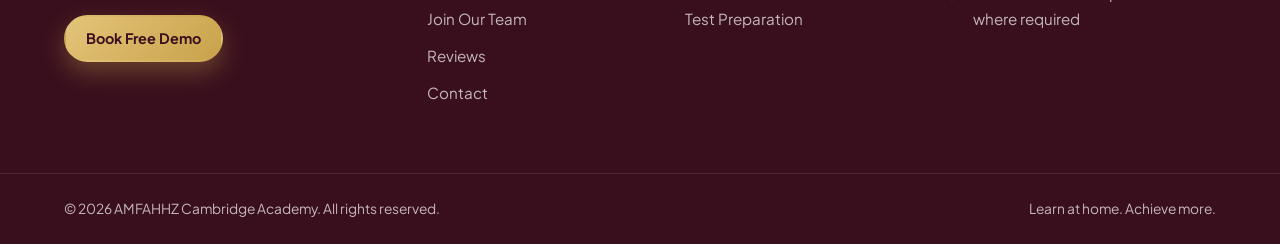
<file: subjects.html>
<!DOCTYPE html>
<html lang="en">
<head>
  <meta charset="UTF-8">
  <meta name="viewport" content="width=device-width, initial-scale=1.0">
  <title>O Level, A Level &amp; IGCSE Subjects | AMFAHHZ Cambridge Academy</title>
  <meta name="description" content="Home tuition in Islamabad and Rawalpindi for 100+ subjects: Cambridge O Level and A Level with syllabus codes, IGCSE, Edexcel, IB, Matric and FSc.">
  <link rel="canonical" href="https://amfahhzacademy.com/subjects.html">
  <meta name="robots" content="index, follow, max-image-preview:large">
  <meta property="og:type" content="website">
  <meta property="og:site_name" content="AMFAHHZ Cambridge Academy">
  <meta property="og:locale" content="en_GB">
  <meta property="og:url" content="https://amfahhzacademy.com/subjects.html">
  <meta property="og:title" content="O Level, A Level &amp; IGCSE Subjects | AMFAHHZ Cambridge Academy">
  <meta property="og:description" content="Home tuition in Islamabad and Rawalpindi for 100+ subjects: Cambridge O Level and A Level with syllabus codes, IGCSE, Edexcel, IB, Matric and FSc.">
  <meta property="og:image" content="https://amfahhzacademy.com/assets/img/og-image.jpg">
  <meta property="og:image:width" content="1200">
  <meta property="og:image:height" content="630">
  <meta property="og:image:alt" content="AMFAHHZ Cambridge Academy: home and physical tuition in Islamabad and Rawalpindi">
  <meta name="twitter:card" content="summary_large_image">
  <meta name="twitter:title" content="O Level, A Level &amp; IGCSE Subjects | AMFAHHZ Cambridge Academy">
  <meta name="twitter:description" content="Home tuition in Islamabad and Rawalpindi for 100+ subjects: Cambridge O Level and A Level with syllabus codes, IGCSE, Edexcel, IB, Matric and FSc.">
  <meta name="twitter:image" content="https://amfahhzacademy.com/assets/img/og-image.jpg">
  <meta name="theme-color" content="#3a0f1d">
  <link rel="icon" href="favicon.ico" sizes="32x32">
  <link rel="icon" href="favicon.svg" type="image/svg+xml">
  <link rel="apple-touch-icon" href="apple-touch-icon.png">
  <link rel="manifest" href="site.webmanifest">
  <link rel="preconnect" href="https://fonts.googleapis.com">
  <link rel="preconnect" href="https://fonts.gstatic.com" crossorigin>
  <link href="https://fonts.googleapis.com/css2?family=Libre+Baskerville:ital,wght@0,400;0,700;1,400&family=Plus+Jakarta+Sans:wght@400;500;600;700;800&display=swap" rel="stylesheet">
  <link rel="stylesheet" href="assets/css/style.css">
  <script type="application/ld+json">
  {
    "@context": "https://schema.org",
    "@graph": [
      {
        "@type": "BreadcrumbList",
        "itemListElement": [
          {
            "@type": "ListItem",
            "position": 1,
            "name": "Home",
            "item": "https://amfahhzacademy.com/"
          },
          {
            "@type": "ListItem",
            "position": 2,
            "name": "Subjects",
            "item": "https://amfahhzacademy.com/subjects.html"
          }
        ]
      }
    ]
  }
  </script>
</head>
<body>
<script src="assets/js/icons.js"></script>
<a class="skip-link" href="#main">Skip to content</a>

<!-- ===== Top bar ===== -->
<div class="topbar">
  <div class="container">
    <div class="topbar-links">
      <a href="mailto:amfahhzacademy@gmail.com"><svg aria-hidden="true" focusable="false" class="ico"><use href="#i-mail"/></svg>amfahhzacademy@gmail.com</a>
      <a href="tel:+923111418064" class="hide-sm"><svg aria-hidden="true" focusable="false" class="ico"><use href="#i-phone"/></svg>+92 311 1418064</a>
    </div>
    <span class="hide-sm"><svg aria-hidden="true" focusable="false" class="ico"><use href="#i-home"/></svg>Home Tuition · Islamabad &amp; Rawalpindi</span>
  </div>
</div>

<!-- ===== Header ===== -->
<header class="site-header">
  <div class="container">
    <a href="index.html" class="brand" aria-label="AMFAHHZ Cambridge Academy home">
      <img src="assets/img/logo-mark.svg" alt="" width="48" height="48">
      <span class="brand-text">
        <span class="brand-name">AMFAHHZ</span>
        <span class="brand-sub">Cambridge Academy</span>
      </span>
    </a>
    <nav class="main-nav" id="site-nav" aria-label="Main">
      <a href="index.html">Home</a>
      <a href="programs.html">Programs</a>
      <a href="subjects.html" aria-current="page">Subjects</a>
      <a href="faculty.html">Faculty</a>
      <a href="index.html#reviews">Reviews</a>
      <a href="contact.html">Contact</a>
      <a href="https://wa.me/923111418064?text=Hi%20AMFAHHZ%20Cambridge%20Academy!%20I%27d%20like%20to%20book%20a%20free%20demo%20class." target="_blank" rel="noopener" class="btn btn-gold btn-sm">Book Free Demo</a>
    </nav>
    <button class="nav-toggle" type="button" aria-label="Open menu" aria-expanded="false" aria-controls="site-nav">
      <svg aria-hidden="true" focusable="false" class="ico i-menu"><use href="#i-menu"/></svg>
      <svg aria-hidden="true" focusable="false" class="ico i-close"><use href="#i-close"/></svg>
    </button>
  </div>
</header>

<main id="main">

  <!-- ===== Page hero ===== -->
  <section class="page-hero photo-bg photo-students-writing has-overlap">
    <div class="container">
      <div class="crumbs"><a href="index.html">Home</a><span>/</span><span>Subjects</span></div>
      <h1>Subjects we teach</h1>
      <p>100+ subjects across Cambridge, Edexcel, IB and Pakistani boards, taught at home in Islamabad and Rawalpindi, or online where required.</p>
    </div>
  </section>

  <!-- ===== Subject finder =====
       NOTE: Cambridge syllabus codes checked against cambridgeinternational.org (Sept 2026).
       Retired syllabuses and subjects only offered outside Pakistan were left out on purpose. -->
  <section>
    <div class="container">
      <div class="subject-finder reveal">
        <div class="finder-search">
          <label for="subject-search">Find a subject</label>
          <div class="finder-input">
            <svg aria-hidden="true" focusable="false" class="ico"><use href="#i-search"/></svg>
            <input id="subject-search" type="search" placeholder="Type a subject or syllabus code, e.g. Physics or 5054" autocomplete="off">
          </div>
        </div>
        <nav class="board-links" aria-label="Jump to a board">
          <a href="#o-level">Cambridge O Level</a>
          <a href="#a-level">AS &amp; A Level</a>
          <a href="#igcse">Cambridge IGCSE</a>
          <a href="#edexcel">Edexcel &amp; GCSE</a>
          <a href="#ib">IB</a>
          <a href="#pakistani-boards">Matric &amp; Intermediate</a>
          <a href="#school">Early years &amp; school</a>
          <a href="#test-prep">Test preparation</a>
        </nav>
        <p class="finder-status" role="status" aria-live="polite"></p>
      </div>
    </div>
  </section>

  <!-- ===== Cambridge O Level ===== -->
  <section class="section subjects-board" id="o-level" data-board>
    <div class="container">
      <div class="board-head reveal">
        <div class="section-head">
          <span class="eyebrow">Cambridge</span>
          <h2>Cambridge O Level</h2>
          <p>All the main O Level subjects taken in Pakistan, with their syllabus codes, so you can find the exact paper your child is sitting.</p>
        </div>
        <span class="board-count">29 subjects</span>
      </div>
      <div class="subject-groups">
        <div class="subject-group">
          <h3>Mathematics</h3>
          <ul class="subject-list">
            <li><span>Mathematics (Syllabus D)</span><code>4024</code></li>
            <li><span>Additional Mathematics</span><code>4037</code></li>
            <li><span>Statistics</span><code>4040</code></li>
          </ul>
        </div>
        <div class="subject-group">
          <h3>Sciences</h3>
          <ul class="subject-list">
            <li><span>Physics</span><code>5054</code></li>
            <li><span>Chemistry</span><code>5070</code></li>
            <li><span>Biology</span><code>5090</code></li>
            <li><span>Combined Science</span><code>5129</code></li>
            <li><span>Environmental Management</span><code>5014</code></li>
          </ul>
        </div>
        <div class="subject-group">
          <h3>English &amp; languages</h3>
          <ul class="subject-list">
            <li><span>English Language</span><code>1123</code></li>
            <li><span>Literature in English</span><code>2010</code></li>
            <li><span>Urdu – First Language</span><code>3247</code></li>
            <li><span>Urdu – Second Language</span><code>3248</code></li>
            <li><span>Arabic</span><code>3180</code></li>
          </ul>
        </div>
        <div class="subject-group">
          <h3>Humanities &amp; social sciences</h3>
          <ul class="subject-list">
            <li><span>Islamiyat</span><code>2058</code></li>
            <li><span>Islamic Studies</span><code>2068</code></li>
            <li><span>Pakistan Studies</span><code>2059</code></li>
            <li><span>History</span><code>2147</code></li>
            <li><span>Geography</span><code>2217</code></li>
            <li><span>Sociology</span><code>2251</code></li>
            <li><span>Global Perspectives</span><code>2069</code></li>
          </ul>
        </div>
        <div class="subject-group">
          <h3>Business &amp; commerce</h3>
          <ul class="subject-list">
            <li><span>Accounting</span><code>7707</code></li>
            <li><span>Business</span><code>7081</code></li>
            <li><span>Business Studies</span><code>7115</code></li>
            <li><span>Commerce</span><code>7100</code></li>
            <li><span>Economics</span><code>2281</code></li>
          </ul>
        </div>
        <div class="subject-group">
          <h3>Technology &amp; creative</h3>
          <ul class="subject-list">
            <li><span>Computer Science</span><code>2210</code></li>
            <li><span>Art &amp; Design</span><code>6090</code></li>
            <li><span>Food &amp; Nutrition</span><code>6065</code></li>
            <li><span>Fashion &amp; Textiles</span><code>6130</code></li>
          </ul>
        </div>
      </div>
    </div>
  </section>

  <!-- ===== Cambridge AS & A Level ===== -->
  <section class="section bg-cream subjects-board" id="a-level" data-board>
    <div class="container">
      <div class="board-head reveal">
        <div class="section-head">
          <span class="eyebrow">Cambridge</span>
          <h2>Cambridge International AS &amp; A Level</h2>
          <p>AS and A2 tuition for the sciences, mathematics, humanities, business and languages. Subjects marked "AS only" are offered at AS Level only.</p>
        </div>
        <span class="board-count">33 subjects</span>
      </div>
      <div class="subject-groups">
        <div class="subject-group">
          <h3>Mathematics</h3>
          <ul class="subject-list">
            <li><span>Mathematics</span><code>9709</code></li>
            <li><span>Further Mathematics</span><code>9231</code></li>
          </ul>
        </div>
        <div class="subject-group">
          <h3>Sciences</h3>
          <ul class="subject-list">
            <li><span>Physics</span><code>9702</code></li>
            <li><span>Chemistry</span><code>9701</code></li>
            <li><span>Biology</span><code>9700</code></li>
            <li><span>Marine Science</span><code>9693</code></li>
            <li><span>Environmental Management (AS only)</span><code>8291</code></li>
          </ul>
        </div>
        <div class="subject-group">
          <h3>English &amp; languages</h3>
          <ul class="subject-list">
            <li><span>English Language</span><code>9093</code></li>
            <li><span>English General Paper (AS only)</span><code>8021</code></li>
            <li><span>Literature in English</span><code>9695</code></li>
            <li><span>Urdu (Pakistan)</span><code>9686</code></li>
            <li><span>Arabic</span><code>9680</code></li>
            <li><span>Arabic Language (AS only)</span><code>8680</code></li>
            <li><span>French Language (AS only)</span><code>8028</code></li>
            <li><span>German Language (AS only)</span><code>8027</code></li>
          </ul>
        </div>
        <div class="subject-group">
          <h3>Humanities &amp; social sciences</h3>
          <ul class="subject-list">
            <li><span>Psychology</span><code>9990</code></li>
            <li><span>Sociology</span><code>9699</code></li>
            <li><span>History</span><code>9489</code></li>
            <li><span>Geography</span><code>9696</code></li>
            <li><span>Islamic Studies</span><code>9488</code></li>
            <li><span>Global Perspectives &amp; Research</span><code>9239</code></li>
            <li><span>Law</span><code>9084</code></li>
            <li><span>Classical Studies</span><code>9274</code></li>
          </ul>
        </div>
        <div class="subject-group">
          <h3>Business &amp; commerce</h3>
          <ul class="subject-list">
            <li><span>Accounting</span><code>9706</code></li>
            <li><span>Business</span><code>9609</code></li>
            <li><span>Economics</span><code>9708</code></li>
          </ul>
        </div>
        <div class="subject-group">
          <h3>Technology &amp; creative</h3>
          <ul class="subject-list">
            <li><span>Computer Science</span><code>9618</code></li>
            <li><span>Information Technology</span><code>9626</code></li>
            <li><span>Design &amp; Technology</span><code>9705</code></li>
            <li><span>Digital Media &amp; Design</span><code>9481</code></li>
            <li><span>Art &amp; Design</span><code>9479</code></li>
            <li><span>Media Studies</span><code>9607</code></li>
            <li><span>Music</span><code>9483</code></li>
          </ul>
        </div>
      </div>
    </div>
  </section>

  <!-- ===== Cambridge IGCSE ===== -->
  <section class="section subjects-board" id="igcse" data-board>
    <div class="container">
      <div class="board-head reveal">
        <div class="section-head">
          <span class="eyebrow">Cambridge</span>
          <h2>Cambridge IGCSE</h2>
          <p>Core and extended papers for the most popular IGCSE subjects. Codes shown are the A*–G versions. Tell us if your school uses the 9–1 version.</p>
        </div>
        <span class="board-count">23 subjects</span>
      </div>
      <div class="subject-groups">
        <div class="subject-group">
          <h3>Mathematics</h3>
          <ul class="subject-list">
            <li><span>Mathematics</span><code>0580</code></li>
            <li><span>Additional Mathematics</span><code>0606</code></li>
          </ul>
        </div>
        <div class="subject-group">
          <h3>Sciences</h3>
          <ul class="subject-list">
            <li><span>Physics</span><code>0625</code></li>
            <li><span>Chemistry</span><code>0620</code></li>
            <li><span>Biology</span><code>0610</code></li>
            <li><span>Environmental Management</span><code>0680</code></li>
          </ul>
        </div>
        <div class="subject-group">
          <h3>English &amp; languages</h3>
          <ul class="subject-list">
            <li><span>English – First Language</span><code>0500</code></li>
            <li><span>English as a Second Language</span><code>0510</code></li>
            <li><span>Literature in English</span><code>0475</code></li>
            <li><span>Urdu as a Second Language</span><code>0539</code></li>
            <li><span>French</span><code>0520</code></li>
          </ul>
        </div>
        <div class="subject-group">
          <h3>Humanities &amp; social sciences</h3>
          <ul class="subject-list">
            <li><span>Islamiyat</span><code>0493</code></li>
            <li><span>Pakistan Studies</span><code>0448</code></li>
            <li><span>History</span><code>0470</code></li>
            <li><span>Geography</span><code>0460</code></li>
            <li><span>Sociology</span><code>0495</code></li>
            <li><span>Global Perspectives</span><code>0457</code></li>
          </ul>
        </div>
        <div class="subject-group">
          <h3>Business &amp; commerce</h3>
          <ul class="subject-list">
            <li><span>Accounting</span><code>0452</code></li>
            <li><span>Business Studies</span><code>0450</code></li>
            <li><span>Economics</span><code>0455</code></li>
          </ul>
        </div>
        <div class="subject-group">
          <h3>Technology &amp; creative</h3>
          <ul class="subject-list">
            <li><span>Computer Science</span><code>0478</code></li>
            <li><span>Information &amp; Communication Technology</span><code>0417</code></li>
            <li><span>Art &amp; Design</span><code>0400</code></li>
          </ul>
        </div>
      </div>
    </div>
  </section>

  <!-- ===== Edexcel & UK GCSE ===== -->
  <section class="section bg-cream subjects-board" id="edexcel" data-board>
    <div class="container">
      <div class="board-head reveal">
        <div class="section-head">
          <span class="eyebrow">Pearson Edexcel &amp; UK boards</span>
          <h2>Edexcel International GCSE, International A Level &amp; GCSE</h2>
          <p>Unit-by-unit tuition for Edexcel International qualifications, and support for UK GCSE students on AQA, OCR and Edexcel specifications.</p>
        </div>
        <span class="board-count">3 qualifications</span>
      </div>
      <div class="subject-groups">
        <div class="subject-group">
          <h3>Edexcel International GCSE</h3>
          <ul class="subject-list">
            <li><span>Mathematics A</span></li>
            <li><span>Further Pure Mathematics</span></li>
            <li><span>Physics</span></li>
            <li><span>Chemistry</span></li>
            <li><span>Biology</span></li>
            <li><span>Human Biology</span></li>
            <li><span>English Language A</span></li>
            <li><span>English as a Second Language</span></li>
            <li><span>English Literature</span></li>
            <li><span>Accounting</span></li>
            <li><span>Business</span></li>
            <li><span>Economics</span></li>
            <li><span>Computer Science</span></li>
            <li><span>ICT</span></li>
            <li><span>Geography</span></li>
            <li><span>History</span></li>
            <li><span>Islamic Studies</span></li>
            <li><span>Urdu</span></li>
          </ul>
        </div>
        <div class="subject-group">
          <h3>Edexcel International A Level (IAL)</h3>
          <ul class="subject-list">
            <li><span>Mathematics</span></li>
            <li><span>Further Mathematics</span></li>
            <li><span>Pure Mathematics</span></li>
            <li><span>Physics</span></li>
            <li><span>Chemistry</span></li>
            <li><span>Biology</span></li>
            <li><span>Psychology</span></li>
            <li><span>Accounting</span></li>
            <li><span>Business</span></li>
            <li><span>Economics</span></li>
            <li><span>English Language</span></li>
            <li><span>English Literature</span></li>
            <li><span>Information Technology</span></li>
            <li><span>Geography</span></li>
            <li><span>History</span></li>
          </ul>
        </div>
        <div class="subject-group">
          <h3>UK GCSE (AQA, OCR, Edexcel)</h3>
          <ul class="subject-list">
            <li><span>Mathematics</span></li>
            <li><span>English Language</span></li>
            <li><span>English Literature</span></li>
            <li><span>Combined Science</span></li>
            <li><span>Physics</span></li>
            <li><span>Chemistry</span></li>
            <li><span>Biology</span></li>
            <li><span>Computer Science</span></li>
            <li><span>Economics</span></li>
            <li><span>Business</span></li>
            <li><span>Geography</span></li>
            <li><span>History</span></li>
          </ul>
        </div>
      </div>
    </div>
  </section>

  <!-- ===== IB ===== -->
  <section class="section subjects-board" id="ib" data-board>
    <div class="container">
      <div class="board-head reveal">
        <div class="section-head">
          <span class="eyebrow">International Baccalaureate</span>
          <h2>IB Diploma Programme &amp; MYP</h2>
          <p>Standard and Higher Level support across the IB subject groups, plus guidance on the Diploma core.</p>
        </div>
        <span class="board-count">DP &amp; MYP</span>
      </div>
      <div class="subject-groups">
        <div class="subject-group">
          <h3>Mathematics</h3>
          <ul class="subject-list">
            <li><span>Mathematics: Analysis &amp; Approaches</span></li>
            <li><span>Mathematics: Applications &amp; Interpretation</span></li>
          </ul>
        </div>
        <div class="subject-group">
          <h3>Sciences</h3>
          <ul class="subject-list">
            <li><span>Physics</span></li>
            <li><span>Chemistry</span></li>
            <li><span>Biology</span></li>
            <li><span>Computer Science</span></li>
            <li><span>Environmental Systems &amp; Societies</span></li>
          </ul>
        </div>
        <div class="subject-group">
          <h3>Language &amp; literature</h3>
          <ul class="subject-list">
            <li><span>English A: Language &amp; Literature</span></li>
            <li><span>English A: Literature</span></li>
            <li><span>English B</span></li>
            <li><span>French B</span></li>
          </ul>
        </div>
        <div class="subject-group">
          <h3>Individuals &amp; societies</h3>
          <ul class="subject-list">
            <li><span>Economics</span></li>
            <li><span>Business Management</span></li>
            <li><span>Psychology</span></li>
            <li><span>History</span></li>
            <li><span>Geography</span></li>
            <li><span>Global Politics</span></li>
          </ul>
        </div>
        <div class="subject-group">
          <h3>Diploma core</h3>
          <ul class="subject-list">
            <li><span>Theory of Knowledge (TOK) guidance</span></li>
            <li><span>Extended Essay (EE) guidance</span></li>
            <li><span>Internal assessment (IA) guidance</span></li>
          </ul>
        </div>
        <div class="subject-group">
          <h3>Middle Years Programme (MYP)</h3>
          <ul class="subject-list">
            <li><span>MYP Mathematics</span></li>
            <li><span>MYP Sciences</span></li>
            <li><span>MYP Language &amp; Literature</span></li>
            <li><span>MYP Individuals &amp; Societies</span></li>
          </ul>
        </div>
      </div>
    </div>
  </section>

  <!-- ===== Pakistani boards ===== -->
  <section class="section bg-cream subjects-board" id="pakistani-boards" data-board>
    <div class="container">
      <div class="board-head reveal">
        <div class="section-head">
          <span class="eyebrow">Pakistani boards</span>
          <h2>Matric &amp; Intermediate</h2>
          <p>Home tuition for Class 9, Class 10, FSc, ICS, ICom and FA students of the Federal Board (FBISE), BISE Rawalpindi and other Pakistani boards.</p>
        </div>
        <span class="board-count">SSC &amp; HSSC</span>
      </div>
      <div class="subject-groups">
        <div class="subject-group">
          <h3>Matric (Class 9 &amp; 10)</h3>
          <ul class="subject-list">
            <li><span>Mathematics</span></li>
            <li><span>General Mathematics</span></li>
            <li><span>Physics</span></li>
            <li><span>Chemistry</span></li>
            <li><span>Biology</span></li>
            <li><span>Computer Science</span></li>
            <li><span>General Science</span></li>
            <li><span>English</span></li>
            <li><span>Urdu</span></li>
            <li><span>Islamiat</span></li>
            <li><span>Pakistan Studies</span></li>
          </ul>
        </div>
        <div class="subject-group">
          <h3>FSc Pre-Medical &amp; Pre-Engineering</h3>
          <ul class="subject-list">
            <li><span>Physics</span></li>
            <li><span>Chemistry</span></li>
            <li><span>Biology</span></li>
            <li><span>Mathematics</span></li>
          </ul>
        </div>
        <div class="subject-group">
          <h3>ICS (Computer Science)</h3>
          <ul class="subject-list">
            <li><span>Computer Science</span></li>
            <li><span>Mathematics</span></li>
            <li><span>Physics</span></li>
            <li><span>Statistics</span></li>
            <li><span>Economics</span></li>
          </ul>
        </div>
        <div class="subject-group">
          <h3>ICom (Commerce)</h3>
          <ul class="subject-list">
            <li><span>Principles of Accounting</span></li>
            <li><span>Principles of Commerce</span></li>
            <li><span>Principles of Economics</span></li>
            <li><span>Business Mathematics</span></li>
            <li><span>Business Statistics</span></li>
            <li><span>Banking</span></li>
          </ul>
        </div>
        <div class="subject-group">
          <h3>FA (Humanities)</h3>
          <ul class="subject-list">
            <li><span>Civics</span></li>
            <li><span>Education</span></li>
            <li><span>Psychology</span></li>
            <li><span>Sociology</span></li>
            <li><span>Economics</span></li>
            <li><span>History</span></li>
            <li><span>Islamic Studies</span></li>
          </ul>
        </div>
        <div class="subject-group">
          <h3>Compulsory subjects</h3>
          <ul class="subject-list">
            <li><span>English</span></li>
            <li><span>Urdu</span></li>
            <li><span>Islamiat</span></li>
            <li><span>Pakistan Studies</span></li>
          </ul>
        </div>
      </div>
    </div>
  </section>

  <!-- ===== Early years & school ===== -->
  <section class="section subjects-board" id="school" data-board>
    <div class="container">
      <div class="board-head reveal">
        <div class="section-head">
          <span class="eyebrow">Early years to Grade 8</span>
          <h2>Early years &amp; school tuition</h2>
          <p>Patient home tutors for young learners, from Playgroup and Montessori to middle school and Pre-O Level.</p>
        </div>
        <span class="board-count">Playgroup – Grade 8</span>
      </div>
      <div class="subject-groups">
        <div class="subject-group">
          <h3>Early years</h3>
          <ul class="subject-list">
            <li><span>Playgroup</span></li>
            <li><span>Nursery</span></li>
            <li><span>Kindergarten (KG)</span></li>
            <li><span>Montessori</span></li>
            <li><span>Reading &amp; Phonics</span></li>
          </ul>
        </div>
        <div class="subject-group">
          <h3>Primary (Grades 1–5)</h3>
          <ul class="subject-list">
            <li><span>English</span></li>
            <li><span>Urdu</span></li>
            <li><span>Mathematics</span></li>
            <li><span>General Science</span></li>
            <li><span>Social Studies</span></li>
            <li><span>Islamiat</span></li>
          </ul>
        </div>
        <div class="subject-group">
          <h3>Middle school (Grades 6–8) &amp; Pre-O Level</h3>
          <ul class="subject-list">
            <li><span>Mathematics</span></li>
            <li><span>Science (Physics, Chemistry, Biology)</span></li>
            <li><span>English</span></li>
            <li><span>Urdu</span></li>
            <li><span>Islamiat</span></li>
            <li><span>History &amp; Geography</span></li>
            <li><span>Computer Studies</span></li>
          </ul>
        </div>
      </div>
    </div>
  </section>

  <!-- ===== Test preparation ===== -->
  <section class="section bg-cream subjects-board" id="test-prep" data-board>
    <div class="container">
      <div class="board-head reveal">
        <div class="section-head">
          <span class="eyebrow">Entry tests</span>
          <h2>Test preparation</h2>
          <p>Coaching for admission, scholarship and language tests. See the <a href="programs.html#test-prep" class="text-link">Test Preparation program</a> for details.</p>
        </div>
        <span class="board-count">9 tests</span>
      </div>
      <div class="subject-groups">
        <div class="subject-group">
          <h3>University admission</h3>
          <ul class="subject-list">
            <li><span>SAT</span></li>
            <li><span>MDCAT</span></li>
            <li><span>ECAT</span></li>
            <li><span>NUST NET</span></li>
          </ul>
        </div>
        <div class="subject-group">
          <h3>Graduate &amp; careers</h3>
          <ul class="subject-list">
            <li><span>GAT</span></li>
            <li><span>GRE</span></li>
            <li><span>ISSB</span></li>
            <li><span>CSS / PMS</span></li>
          </ul>
        </div>
        <div class="subject-group">
          <h3>English language</h3>
          <ul class="subject-list">
            <li><span>IELTS (Academic &amp; General)</span></li>
          </ul>
        </div>
      </div>
    </div>
  </section>

  <!-- ===== CTA band ===== -->
  <section class="section">
    <div class="container">
      <div class="cta-band photo-bg photo-books-stack reveal">
        <div>
          <span class="eyebrow">Can't find your subject?</span>
          <h2>Ask us about any subject</h2>
          <p>Tutor availability depends on the subject, level and your area. Message us and we will check which tutors are available for you.</p>
        </div>
        <div class="cta-actions">
          <a href="https://wa.me/923111418064?text=Hi%20AMFAHHZ%20Cambridge%20Academy!%20I%27m%20looking%20for%20a%20tutor%20for%20this%20subject%3A%20" target="_blank" rel="noopener" class="btn btn-wa"><svg aria-hidden="true" focusable="false" class="ico"><use href="#i-whatsapp"/></svg>Chat on WhatsApp</a>
          <a href="contact.html" class="btn btn-ghost-light">Send an enquiry</a>
        </div>
      </div>
    </div>
  </section>

</main>

<!-- ===== Footer ===== -->
<footer class="site-footer">
  <div class="container footer-grid">
    <div>
      <a href="index.html" class="brand">
        <img src="assets/img/logo-mark.svg" alt="" width="52" height="52">
        <span class="brand-text"><span class="brand-name">AMFAHHZ</span><span class="brand-sub">Cambridge Academy</span></span>
      </a>
      <p class="footer-about">Physical and home tuition in Islamabad and Rawalpindi for Cambridge, Edexcel, IB, local boards and entry tests, with online tuition where required.</p>
      <a href="https://wa.me/923111418064?text=Hi%20AMFAHHZ%20Cambridge%20Academy!%20I%27d%20like%20to%20book%20a%20free%20demo%20class." target="_blank" rel="noopener" class="btn btn-gold btn-sm">Book Free Demo</a>
    </div>
    <nav aria-label="Footer">
      <h2 class="footer-title">Quick Links</h2>
      <ul class="footer-links">
        <li><a href="index.html">Home</a></li>
        <li><a href="programs.html">Programs</a></li>
        <li><a href="subjects.html">Subjects</a></li>
        <li><a href="faculty.html">Faculty</a></li>
        <li><a href="faculty.html#join-our-team">Join Our Team</a></li>
        <li><a href="index.html#reviews">Reviews</a></li>
        <li><a href="contact.html">Contact</a></li>
      </ul>
    </nav>
    <nav aria-label="Curricula">
      <h2 class="footer-title">Curricula</h2>
      <ul class="footer-links">
        <li><a href="programs.html#international">O Level / A Level</a></li>
        <li><a href="programs.html#international">IGCSE &amp; GCSE</a></li>
        <li><a href="programs.html#international">Edexcel &amp; IB</a></li>
        <li><a href="programs.html#local">Matric &amp; FSc</a></li>
        <li><a href="programs.html#test-prep">Test Preparation</a></li>
      </ul>
    </nav>
    <div>
      <h2 class="footer-title">Get in Touch</h2>
      <ul class="footer-contact">
        <li><svg aria-hidden="true" focusable="false" class="ico"><use href="#i-whatsapp"/></svg><a href="https://wa.me/923111418064" target="_blank" rel="noopener">WhatsApp: +92 311 1418064</a></li>
        <li><svg aria-hidden="true" focusable="false" class="ico"><use href="#i-phone"/></svg><a href="tel:+923111418064">+92 311 1418064</a></li>
        <li><svg aria-hidden="true" focusable="false" class="ico"><use href="#i-mail"/></svg><a href="mailto:amfahhzacademy@gmail.com">amfahhzacademy@gmail.com</a></li>
        <li><svg aria-hidden="true" focusable="false" class="ico"><use href="#i-pin"/></svg><span>Islamabad &amp; Rawalpindi · Online where required</span></li>
      </ul>
    </div>
  </div>
  <div class="footer-bottom">
    <div class="container">
      <span>© <span data-year>2026</span> AMFAHHZ Cambridge Academy. All rights reserved.</span>
      <span>Learn at home. Achieve more.</span>
    </div>
  </div>
</footer>

<!-- ===== Sticky WhatsApp button ===== -->
<a href="https://wa.me/923111418064?text=Hi%20AMFAHHZ%20Cambridge%20Academy!%20I%27d%20like%20to%20know%20more%20about%20your%20classes." class="wa-float" target="_blank" rel="noopener" aria-label="Chat with us on WhatsApp">
  <svg aria-hidden="true" focusable="false" class="ico"><use href="#i-whatsapp"/></svg>
  <span class="wa-tip">Chat with us</span>
</a>

<script src="assets/js/main.js"></script>
</body>
</html>
</file>
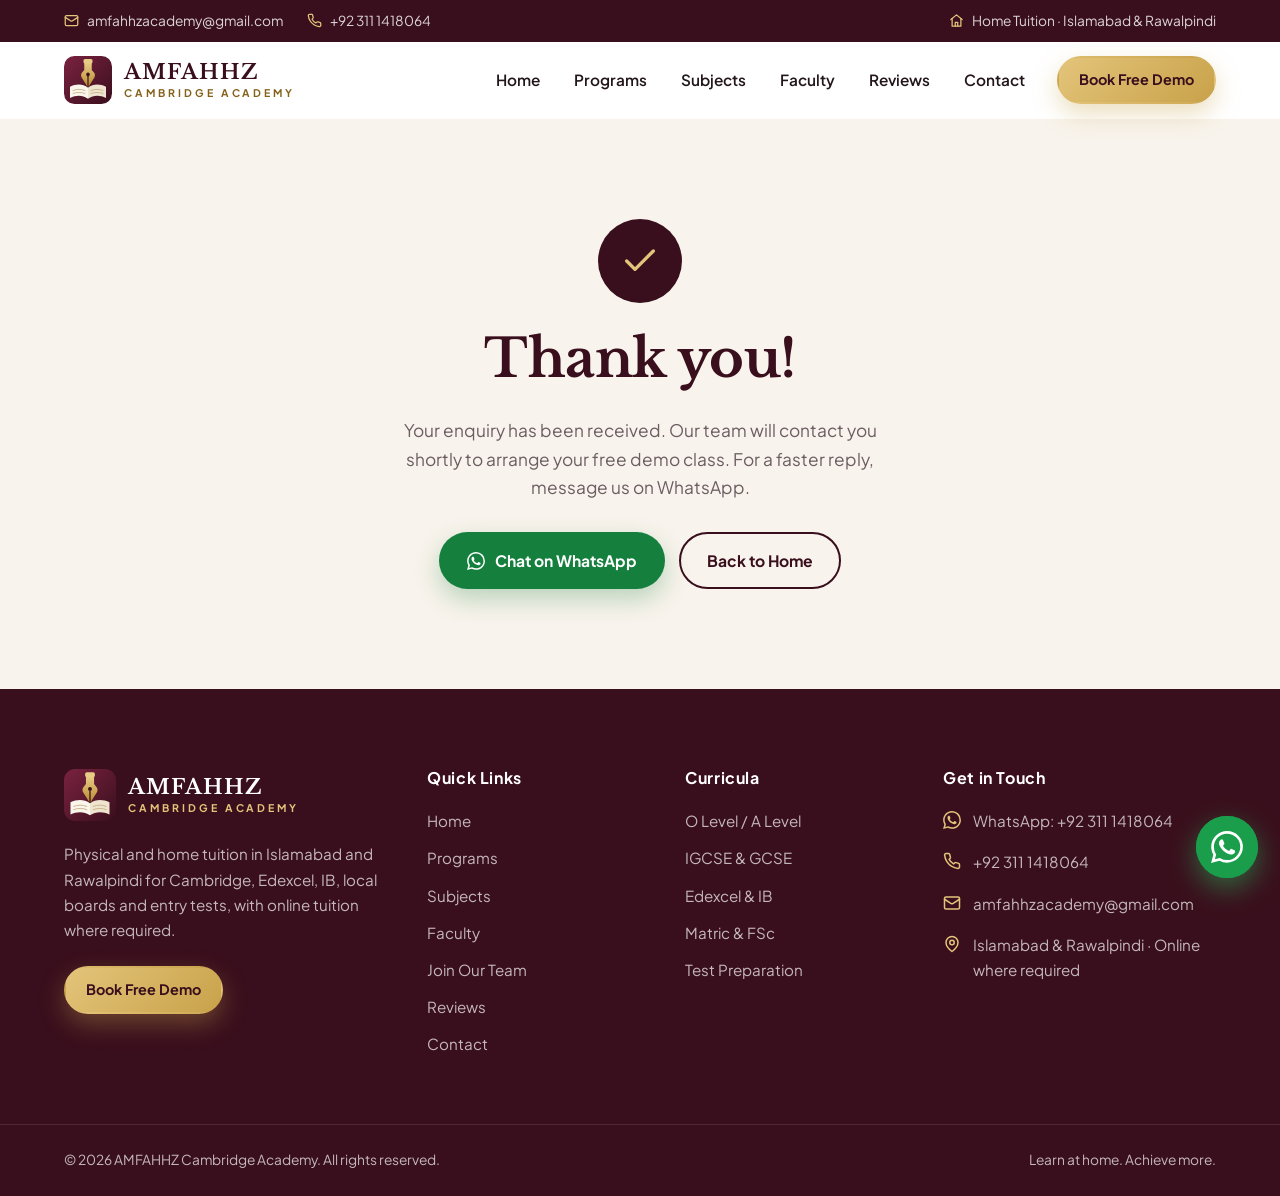
<file: thank-you.html>
<!DOCTYPE html>
<html lang="en">
<head>
  <meta charset="UTF-8">
  <meta name="robots" content="noindex">
  <meta name="viewport" content="width=device-width, initial-scale=1.0">
  <title>Thank You | AMFAHHZ Cambridge Academy</title>
  <meta name="description" content="Thank you for contacting AMFAHHZ Cambridge Academy.">
  <meta property="og:title" content="AMFAHHZ Cambridge Academy">
  <meta property="og:description" content="Home and physical tuition in Islamabad and Rawalpindi for Cambridge, Edexcel, IB, local boards and test preparation. Free demo class.">
  <meta property="og:type" content="website">
  <meta name="theme-color" content="#3a0f1d">
  <link rel="icon" href="favicon.ico" sizes="32x32">
  <link rel="icon" href="favicon.svg" type="image/svg+xml">
  <link rel="apple-touch-icon" href="apple-touch-icon.png">
  <link rel="manifest" href="site.webmanifest">
  <link rel="preconnect" href="https://fonts.googleapis.com">
  <link rel="preconnect" href="https://fonts.gstatic.com" crossorigin>
  <link href="https://fonts.googleapis.com/css2?family=Libre+Baskerville:ital,wght@0,400;0,700;1,400&family=Plus+Jakarta+Sans:wght@400;500;600;700;800&display=swap" rel="stylesheet">
  <link rel="stylesheet" href="assets/css/style.css">
</head>
<body>
<script src="assets/js/icons.js"></script>
<a class="skip-link" href="#main">Skip to content</a>

<!-- ===== Top bar ===== -->
<div class="topbar">
  <div class="container">
    <div class="topbar-links">
      <a href="mailto:amfahhzacademy@gmail.com"><svg aria-hidden="true" focusable="false" class="ico"><use href="#i-mail"/></svg>amfahhzacademy@gmail.com</a>
      <a href="tel:+923111418064" class="hide-sm"><svg aria-hidden="true" focusable="false" class="ico"><use href="#i-phone"/></svg>+92 311 1418064</a>
    </div>
    <span class="hide-sm"><svg aria-hidden="true" focusable="false" class="ico"><use href="#i-home"/></svg>Home Tuition · Islamabad &amp; Rawalpindi</span>
  </div>
</div>

<!-- ===== Header ===== -->
<header class="site-header">
  <div class="container">
    <a href="index.html" class="brand" aria-label="AMFAHHZ Cambridge Academy home">
      <img src="assets/img/logo-mark.svg" alt="" width="48" height="48">
      <span class="brand-text">
        <span class="brand-name">AMFAHHZ</span>
        <span class="brand-sub">Cambridge Academy</span>
      </span>
    </a>
    <nav class="main-nav" id="site-nav" aria-label="Main">
      <a href="index.html">Home</a>
      <a href="programs.html">Programs</a>
      <a href="subjects.html">Subjects</a>
      <a href="faculty.html">Faculty</a>
      <a href="index.html#reviews">Reviews</a>
      <a href="contact.html">Contact</a>
      <a href="https://wa.me/923111418064?text=Hi%20AMFAHHZ%20Cambridge%20Academy!%20I%27d%20like%20to%20book%20a%20free%20demo%20class." target="_blank" rel="noopener" class="btn btn-gold btn-sm">Book Free Demo</a>
    </nav>
    <button class="nav-toggle" type="button" aria-label="Open menu" aria-expanded="false" aria-controls="site-nav">
      <svg aria-hidden="true" focusable="false" class="ico i-menu"><use href="#i-menu"/></svg>
      <svg aria-hidden="true" focusable="false" class="ico i-close"><use href="#i-close"/></svg>
    </button>
  </div>
</header>

<main id="main">
  <section class="message-page">
    <div class="container">
      <div class="icon-box"><svg aria-hidden="true" focusable="false" class="ico"><use href="#i-check"/></svg></div>
      <h1>Thank you!</h1>
      <p>Your enquiry has been received. Our team will contact you shortly to arrange your free demo class. For a faster reply, message us on WhatsApp.</p>
      <div class="hero-actions">
        <a href="https://wa.me/923111418064?text=Hi%20AMFAHHZ%20Cambridge%20Academy!%20I%20just%20sent%20an%20enquiry%20on%20your%20website." target="_blank" rel="noopener" class="btn btn-wa"><svg aria-hidden="true" focusable="false" class="ico"><use href="#i-whatsapp"/></svg>Chat on WhatsApp</a>
        <a href="index.html" class="btn btn-outline">Back to Home</a>
      </div>
    </div>
  </section>
</main>

<!-- ===== Footer ===== -->
<footer class="site-footer">
  <div class="container footer-grid">
    <div>
      <a href="index.html" class="brand">
        <img src="assets/img/logo-mark.svg" alt="" width="52" height="52">
        <span class="brand-text"><span class="brand-name">AMFAHHZ</span><span class="brand-sub">Cambridge Academy</span></span>
      </a>
      <p class="footer-about">Physical and home tuition in Islamabad and Rawalpindi for Cambridge, Edexcel, IB, local boards and entry tests, with online tuition where required.</p>
      <a href="https://wa.me/923111418064?text=Hi%20AMFAHHZ%20Cambridge%20Academy!%20I%27d%20like%20to%20book%20a%20free%20demo%20class." target="_blank" rel="noopener" class="btn btn-gold btn-sm">Book Free Demo</a>
    </div>
    <nav aria-label="Footer">
      <h2 class="footer-title">Quick Links</h2>
      <ul class="footer-links">
        <li><a href="index.html">Home</a></li>
        <li><a href="programs.html">Programs</a></li>
        <li><a href="subjects.html">Subjects</a></li>
        <li><a href="faculty.html">Faculty</a></li>
        <li><a href="faculty.html#join-our-team">Join Our Team</a></li>
        <li><a href="index.html#reviews">Reviews</a></li>
        <li><a href="contact.html">Contact</a></li>
      </ul>
    </nav>
    <nav aria-label="Curricula">
      <h2 class="footer-title">Curricula</h2>
      <ul class="footer-links">
        <li><a href="programs.html#international">O Level / A Level</a></li>
        <li><a href="programs.html#international">IGCSE &amp; GCSE</a></li>
        <li><a href="programs.html#international">Edexcel &amp; IB</a></li>
        <li><a href="programs.html#local">Matric &amp; FSc</a></li>
        <li><a href="programs.html#test-prep">Test Preparation</a></li>
      </ul>
    </nav>
    <div>
      <h2 class="footer-title">Get in Touch</h2>
      <ul class="footer-contact">
        <li><svg aria-hidden="true" focusable="false" class="ico"><use href="#i-whatsapp"/></svg><a href="https://wa.me/923111418064" target="_blank" rel="noopener">WhatsApp: +92 311 1418064</a></li>
        <li><svg aria-hidden="true" focusable="false" class="ico"><use href="#i-phone"/></svg><a href="tel:+923111418064">+92 311 1418064</a></li>
        <li><svg aria-hidden="true" focusable="false" class="ico"><use href="#i-mail"/></svg><a href="mailto:amfahhzacademy@gmail.com">amfahhzacademy@gmail.com</a></li>
        <li><svg aria-hidden="true" focusable="false" class="ico"><use href="#i-pin"/></svg><span>Islamabad &amp; Rawalpindi · Online where required</span></li>
      </ul>
    </div>
  </div>
  <div class="footer-bottom">
    <div class="container">
      <span>© <span data-year>2026</span> AMFAHHZ Cambridge Academy. All rights reserved.</span>
      <span>Learn at home. Achieve more.</span>
    </div>
  </div>
</footer>

<!-- ===== Sticky WhatsApp button ===== -->
<a href="https://wa.me/923111418064?text=Hi%20AMFAHHZ%20Cambridge%20Academy!%20I%27d%20like%20to%20know%20more%20about%20your%20classes." class="wa-float" target="_blank" rel="noopener" aria-label="Chat with us on WhatsApp">
  <svg aria-hidden="true" focusable="false" class="ico"><use href="#i-whatsapp"/></svg>
  <span class="wa-tip">Chat with us</span>
</a>

<script src="assets/js/main.js"></script>
</body>
</html>
</file>
<file: assets/css/style.css>
/* =========================================================
   AMFAHHZ Cambridge Academy - main stylesheet
   Plain CSS, no framework.
   ========================================================= */

:root {
  /* Brand palette: burgundy + gold. Change these to re-theme the whole site. */
  --brand-900: #3a0f1d;
  --brand-800: #4a1426;
  --brand-700: #5e1a31;
  --brand-600: #7a2240;
  --accent-600: #85621c;   /* gold for text on light backgrounds */
  --accent-500: #c9a24a;
  --accent-400: #e3c47a;
  --accent-100: #f8efd9;
  --cream: #f8f3ec;
  --ink: #22161a;
  --muted: #6b5d62;
  --line: #ece4e1;
  --white: #ffffff;
  --green-wa: #1a9e4c;     /* WhatsApp green, darkened so the white icon stays visible */

  /* Same colors as RGB numbers, used for see-through shades */
  --brand-rgb: 58, 15, 29;
  --brand-mid-rgb: 122, 34, 64;
  --accent-rgb: 201, 162, 74;
  --accent-light-rgb: 227, 196, 122;

  --font-head: "Libre Baskerville", Georgia, "Times New Roman", serif;
  --font-body: "Plus Jakarta Sans", "Segoe UI", system-ui, -apple-system, sans-serif;

  --radius-sm: 10px;
  --radius: 16px;
  --radius-lg: 24px;
  --shadow-sm: 0 2px 8px rgba(var(--brand-rgb), .06);
  --shadow: 0 12px 32px rgba(var(--brand-rgb), .10);
  --shadow-lg: 0 24px 60px rgba(var(--brand-rgb), .16);
  --container: 1200px;
  --header-h: 76px;
}

/* ---------- Base ---------- */
*, *::before, *::after { box-sizing: border-box; }
html { scroll-behavior: smooth; -webkit-text-size-adjust: 100%; }
body {
  margin: 0;
  font-family: var(--font-body);
  font-size: 16px;
  line-height: 1.65;
  color: var(--ink);
  background: var(--white);
  -webkit-font-smoothing: antialiased;
  overflow-x: hidden;
}
img, svg { display: block; max-width: 100%; }
a { color: inherit; text-decoration: none; }
p { margin: 0 0 1em; }
h1, h2, h3, h4 {
  font-family: var(--font-head);
  font-variant-numeric: lining-nums;
  font-synthesis: none;
  color: var(--brand-900);
  line-height: 1.18;
  margin: 0 0 .5em;
  font-weight: 700;
  letter-spacing: -.01em;
}
h1 { font-size: clamp(2.1rem, 4.4vw, 3.3rem); line-height: 1.15; }
h2 { font-size: clamp(1.7rem, 3.2vw, 2.4rem); }
h3 { font-size: 1.2rem; }
ul { margin: 0; padding: 0; list-style: none; }
button, input, select, textarea { font: inherit; color: inherit; }
:focus-visible { outline: 3px solid var(--accent-500); outline-offset: 3px; border-radius: 6px; }

.container { width: 100%; max-width: var(--container); margin: 0 auto; padding: 0 24px; }
.ico { width: 20px; height: 20px; flex-shrink: 0; }
.sr-only { position: absolute; width: 1px; height: 1px; overflow: hidden; clip: rect(0 0 0 0); white-space: nowrap; }
.skip-link { position: absolute; left: 16px; top: -60px; background: var(--brand-900); color: #fff; padding: 10px 16px; border-radius: 8px; z-index: 200; }
.skip-link:focus { top: 12px; }

/* ---------- Buttons ---------- */
.btn {
  display: inline-flex; align-items: center; justify-content: center; gap: 10px;
  padding: 14px 26px;
  border-radius: 999px;
  font-weight: 700; font-size: .98rem;
  border: 2px solid transparent;
  cursor: pointer;
  transition: transform .2s ease, box-shadow .2s ease, background .2s ease, color .2s ease, border-color .2s ease;
  white-space: nowrap;
}
.btn .ico { width: 18px; height: 18px; }
.btn:hover { transform: translateY(-2px); }
.btn-gold { background: linear-gradient(135deg, var(--accent-400), var(--accent-500)); color: var(--brand-900); box-shadow: 0 10px 24px rgba(var(--accent-rgb), .35); }
.btn-gold:hover { box-shadow: 0 14px 30px rgba(var(--accent-rgb), .45); }
.btn-brand { background: var(--brand-900); color: #fff; }
.btn-brand:hover { background: var(--brand-700); box-shadow: var(--shadow); }
.btn-outline { border-color: var(--brand-900); color: var(--brand-900); background: transparent; }
.btn-outline:hover { background: var(--brand-900); color: #fff; }
.btn-ghost-light { border-color: rgba(255,255,255,.4); color: #fff; }
.btn-ghost-light:hover { background: #fff; color: var(--brand-900); border-color: #fff; }
.btn-wa { background: #15803d; color: #fff; box-shadow: 0 10px 24px rgba(21, 128, 61, .28); }
.btn-wa:hover { background: #166534; }
.btn-sm { padding: 10px 20px; font-size: .9rem; }

/* ---------- Top bar ---------- */
.topbar { background: var(--brand-900); color: rgba(255,255,255,.82); font-size: .86rem; }
.topbar .container { display: flex; justify-content: space-between; align-items: center; gap: 16px; min-height: 42px; }
.topbar-links { display: flex; gap: 24px; flex-wrap: wrap; }
.topbar a, .topbar span { display: inline-flex; align-items: center; gap: 8px; }
.topbar a:hover { color: var(--accent-400); }
.topbar .ico { width: 15px; height: 15px; color: var(--accent-400); }

/* ---------- Header ---------- */
.site-header {
  position: sticky; top: 0; z-index: 100;
  background: rgba(255,255,255,.94);
  backdrop-filter: saturate(160%) blur(12px);
  -webkit-backdrop-filter: saturate(160%) blur(12px);
  border-bottom: 1px solid transparent;
  transition: box-shadow .25s ease, border-color .25s ease;
}
.site-header.is-scrolled { box-shadow: var(--shadow-sm); border-bottom-color: var(--line); }
.site-header .container { display: flex; align-items: center; justify-content: space-between; height: var(--header-h); gap: 24px; }

.brand { display: flex; align-items: center; gap: 12px; }
.brand img { width: 48px; height: 48px; }
.brand-text { display: flex; flex-direction: column; line-height: 1; }
.brand-name { font-family: var(--font-head); font-weight: 700; font-size: 1.3rem; letter-spacing: .05em; color: var(--brand-900); }
.brand-sub { font-size: .66rem; font-weight: 700; letter-spacing: .28em; color: var(--accent-600); margin-top: 5px; text-transform: uppercase; }

.main-nav { display: flex; align-items: center; gap: 6px; }
.main-nav a:not(.btn) {
  position: relative;
  padding: 10px 14px;
  font-weight: 600; font-size: .96rem; color: var(--ink);
  border-radius: 8px;
  transition: color .2s ease;
}
.main-nav a:not(.btn)::after {
  content: ""; position: absolute; left: 14px; right: 14px; bottom: 4px; height: 2px;
  background: var(--accent-500); transform: scaleX(0); transform-origin: left; transition: transform .25s ease;
}
.main-nav a:not(.btn):hover, .main-nav a[aria-current="page"] { color: var(--brand-700); }
.main-nav a:not(.btn):hover::after, .main-nav a[aria-current="page"]::after { transform: scaleX(1); }
.main-nav .btn { margin-left: 12px; }

.nav-toggle {
  display: none;
  width: 44px; height: 44px;
  border-radius: 10px; border: 1px solid var(--line); background: #fff;
  align-items: center; justify-content: center; cursor: pointer; color: var(--brand-900);
}
.nav-toggle .ico { width: 22px; height: 22px; }
.nav-toggle .i-close { display: none; }
.nav-open .nav-toggle .i-menu { display: none; }
.nav-open .nav-toggle .i-close { display: block; }

/* ---------- Sections ---------- */
.section { padding: 96px 0; }
.section-sm { padding: 64px 0; }
.bg-cream { background: var(--cream); }
.bg-brand { background: var(--brand-900); color: rgba(255,255,255,.82); }
.bg-brand h2, .bg-brand h3 { color: #fff; }

.eyebrow {
  display: inline-flex; align-items: center; gap: 8px;
  font-size: .8rem; font-weight: 800; letter-spacing: .16em; text-transform: uppercase;
  color: var(--accent-600);
  margin-bottom: 14px;
}
.bg-brand .eyebrow, .page-hero .eyebrow, .panel .eyebrow, .cta-band .eyebrow { color: var(--accent-400); }
.eyebrow::before { content: ""; width: 26px; height: 2px; background: currentColor; border-radius: 2px; }
.section-head { max-width: 680px; margin-bottom: 56px; }
.section-head.center { text-align: center; margin-left: auto; margin-right: auto; }
.section-head.center .eyebrow::after { content: ""; width: 26px; height: 2px; background: currentColor; border-radius: 2px; }
.section-head p { color: var(--muted); font-size: 1.08rem; margin: 0; }
.bg-brand .section-head p { color: rgba(255,255,255,.72); }

.grid { display: grid; gap: 24px; }
.grid-2 { grid-template-columns: repeat(2, 1fr); }
.grid-3 { grid-template-columns: repeat(3, 1fr); }
.grid-4 { grid-template-columns: repeat(4, 1fr); }

/* ---------- Hero ---------- */
.hero {
  position: relative;
  padding: 88px 0 110px;
  background:
    radial-gradient(900px 500px at 88% 10%, rgba(var(--accent-light-rgb), .18), transparent 60%),
    radial-gradient(700px 500px at 0% 100%, rgba(var(--brand-mid-rgb), .10), transparent 60%),
    linear-gradient(180deg, #fcf9f5 0%, #ffffff 100%);
  overflow: hidden;
}
.hero::before {
  content: ""; position: absolute; inset: 0;
  background-image: radial-gradient(rgba(var(--brand-rgb), .07) 1px, transparent 1px);
  background-size: 26px 26px;
  mask-image: linear-gradient(180deg, #000 0%, transparent 75%);
  -webkit-mask-image: linear-gradient(180deg, #000 0%, transparent 75%);
  pointer-events: none;
}
.hero .container { position: relative; display: grid; grid-template-columns: minmax(0, 1.05fr) minmax(0, .95fr); gap: 64px; align-items: center; }
.hero-badge {
  display: inline-flex; align-items: center; gap: 10px;
  background: #fff; border: 1px solid var(--line); box-shadow: var(--shadow-sm);
  padding: 7px 16px 7px 8px; border-radius: 999px;
  font-size: .86rem; font-weight: 600; color: var(--brand-800);
  margin-bottom: 24px;
}
.hero-badge b { background: var(--brand-900); color: var(--accent-400); padding: 3px 10px; border-radius: 999px; font-size: .75rem; letter-spacing: .06em; }
.hero h1 span {
  color: var(--brand-600);
  background: linear-gradient(rgba(var(--accent-light-rgb), .6), rgba(var(--accent-light-rgb), .6)) no-repeat 0 88% / 100% .2em;
  -webkit-box-decoration-break: clone; box-decoration-break: clone;
}
.hero-lead { font-size: 1.15rem; color: var(--muted); max-width: 560px; margin: 22px 0 34px; }
.hero-actions { display: flex; flex-wrap: wrap; gap: 14px; }
.hero-checks { display: flex; flex-wrap: wrap; gap: 10px 26px; margin-top: 34px; }
.hero-checks li { display: flex; align-items: center; gap: 8px; font-weight: 600; font-size: .95rem; color: var(--brand-800); }
.hero-checks .ico { width: 18px; height: 18px; color: #fff; background: var(--accent-500); border-radius: 50%; padding: 3px; stroke-width: 3; }

/* Hero visual (photo + live class card) */
.hero-visual { position: relative; z-index: 0; padding: 20px 0 40px; }
.hero-photo {
  position: relative; margin: 0 0 0 14%;
  aspect-ratio: 5 / 6; border-radius: 28px; overflow: hidden;
  box-shadow: var(--shadow-lg); background: var(--brand-700);
}
.hero-photo img { width: 100%; height: 100%; object-fit: cover; }
.hero-photo::after { content: ""; position: absolute; inset: 0; background: linear-gradient(180deg, transparent 55%, rgba(var(--brand-rgb), .35)); }
.hero-visual::before {
  content: ""; position: absolute; top: 0; right: -18px; bottom: 60px; left: calc(14% + 26px);
  border: 2px solid var(--accent-400); border-radius: 30px; z-index: -1;
}
.live-card {
  position: absolute; left: 0; bottom: 0; width: 280px;
  background: #fff; border-radius: 18px; box-shadow: var(--shadow-lg); border: 1px solid var(--line);
  padding: 18px 20px 20px;
  animation: floaty 6s ease-in-out infinite; animation-delay: -3s;
}
.live-card .row { display: flex; align-items: center; justify-content: space-between; color: var(--brand-600); margin-bottom: 12px; }
.live-card strong { display: block; font-family: var(--font-head); color: var(--brand-900); font-size: 1.1rem; }
.live-card small { color: var(--muted); font-size: .85rem; }
.live-card .progress-wrap { margin-top: 14px; }
.live-pill { display: inline-flex; align-items: center; gap: 7px; font-size: .72rem; font-weight: 800; letter-spacing: .08em; background: var(--accent-100); color: var(--brand-800); padding: 5px 12px; border-radius: 999px; }
.live-pill::before { content: ""; width: 8px; height: 8px; border-radius: 50%; background: var(--accent-500); box-shadow: 0 0 0 4px rgba(var(--accent-rgb), .25); animation: pulse 1.6s infinite; }
@keyframes pulse { 50% { box-shadow: 0 0 0 7px rgba(var(--accent-rgb), 0); } }
.avatar {
  width: 48px; height: 48px; border-radius: 50%;
  display: grid; place-items: center;
  font-weight: 800; color: var(--brand-900);
  background: linear-gradient(135deg, var(--accent-400), var(--accent-500));
  flex-shrink: 0;
}
.progress-label { display: flex; justify-content: space-between; font-size: .82rem; font-weight: 600; color: var(--muted); margin-bottom: 8px; }
.progress-label b { color: var(--brand-900); }
.progress { height: 8px; background: #f1e8e4; border-radius: 99px; overflow: hidden; }
.progress i { display: block; height: 100%; width: 82%; background: linear-gradient(90deg, var(--brand-600), var(--accent-500)); border-radius: 99px; }

.float-badge {
  position: absolute; display: flex; align-items: center; gap: 12px;
  background: #fff; border-radius: 14px; box-shadow: var(--shadow);
  padding: 12px 16px; font-size: .88rem; font-weight: 700; color: var(--brand-900);
  animation: floaty 5s ease-in-out infinite;
}
.float-badge small { display: block; font-weight: 500; color: var(--muted); font-size: .78rem; }
.float-badge .ib { width: 38px; height: 38px; border-radius: 10px; display: grid; place-items: center; }
.float-badge .ib .ico { width: 20px; height: 20px; }
.fb-1 { top: 64px; right: -28px; }
.fb-1 .ib { background: var(--accent-100); color: var(--accent-600); }
@keyframes floaty { 50% { transform: translateY(-10px); } }
.hero-shape { position: absolute; width: 180px; height: 180px; border-radius: 36px; background: var(--accent-400); opacity: .22; left: 2%; top: 8%; transform: rotate(18deg); z-index: -1; }

/* ---------- Curriculum marquee ---------- */
.strip { border-top: 1px solid var(--line); border-bottom: 1px solid var(--line); background: #fff; }
.strip .container { display: flex; align-items: center; gap: 28px; padding-top: 22px; padding-bottom: 22px; }
.strip-label { font-size: .8rem; font-weight: 800; letter-spacing: .14em; text-transform: uppercase; color: var(--brand-600); white-space: nowrap; }
.marquee {
  flex: 1; min-width: 0; overflow: hidden;
  -webkit-mask-image: linear-gradient(90deg, transparent, #000 7%, #000 93%, transparent);
  mask-image: linear-gradient(90deg, transparent, #000 7%, #000 93%, transparent);
}
.marquee-track { display: flex; width: max-content; animation: marquee 45s linear infinite; }
.marquee:hover .marquee-track,
.marquee.is-paused .marquee-track { animation-play-state: paused; }
.marquee-toggle {
  flex-shrink: 0; width: 34px; height: 34px; border-radius: 50%;
  display: grid; place-items: center; cursor: pointer;
  border: 1px solid var(--line); background: #fff; color: var(--brand-700);
  transition: background .2s ease, color .2s ease;
}
.marquee-toggle:hover { background: var(--brand-900); color: #fff; }
.marquee-toggle .ico { width: 14px; height: 14px; }
.marquee-toggle .i-play { display: none; }
.marquee-toggle[aria-pressed="true"] .i-play { display: block; }
.marquee-toggle[aria-pressed="true"] .i-pause { display: none; }
.marquee ul { display: flex; flex-shrink: 0; }
.marquee li {
  position: relative; display: flex; align-items: center; white-space: nowrap;
  padding-right: 56px;
  font-family: var(--font-head); font-weight: 700; font-size: 1.08rem; color: var(--brand-800);
}
.marquee li::after {
  content: ""; position: absolute; right: 24px; top: 50%;
  width: 8px; height: 8px; margin-top: -4px;
  background: var(--accent-500); transform: rotate(45deg); border-radius: 1px;
}
@keyframes marquee { to { transform: translateX(-50%); } }

/* ---------- Feature cards ---------- */
.card {
  background: #fff; border: 1px solid var(--line); border-radius: var(--radius);
  padding: 32px 28px;
  transition: transform .25s ease, box-shadow .25s ease, border-color .25s ease;
}
.card:hover { transform: translateY(-6px); box-shadow: var(--shadow); border-color: transparent; }
.card h3 { margin: 20px 0 10px; }
.card p { color: var(--muted); margin: 0; }
.icon-box {
  width: 56px; height: 56px; border-radius: 14px;
  display: grid; place-items: center;
  background: var(--accent-100); color: var(--accent-500);
  transition: background .25s ease, color .25s ease;
}
.icon-box .ico { width: 26px; height: 26px; }
.card:hover .icon-box { background: var(--brand-900); color: var(--accent-400); }

/* ---------- Program cards ---------- */
.program {
  position: relative; display: flex; flex-direction: column;
  background: #fff; border-radius: var(--radius-lg); overflow: hidden;
  border: 1px solid var(--line); box-shadow: var(--shadow-sm);
  transition: transform .25s ease, box-shadow .25s ease;
}
.program:hover { transform: translateY(-6px); box-shadow: var(--shadow-lg); }
.program-head { padding: 30px 28px 24px; background: linear-gradient(135deg, var(--brand-700), var(--brand-900)); color: #fff; position: relative; overflow: hidden; }
.program-head::after { content: ""; position: absolute; right: -30px; top: -30px; width: 130px; height: 130px; border-radius: 50%; border: 22px solid rgba(var(--accent-light-rgb), .14); }
.program-head .icon-box { background: rgba(255,255,255,.1); color: var(--accent-400); }
.program-head h3 { color: #fff; margin: 18px 0 6px; font-size: 1.45rem; }
.program-head p { color: rgba(255,255,255,.72); margin: 0; font-size: .95rem; }
.program-body { padding: 26px 28px 30px; display: flex; flex-direction: column; flex: 1; }
.tags { display: flex; flex-wrap: wrap; gap: 8px; margin-bottom: 26px; }
.tag { font-size: .84rem; font-weight: 600; padding: 6px 12px; border-radius: 999px; background: var(--cream); color: var(--brand-800); border: 1px solid #ecdfca; }
.program-body .link { margin-top: auto; }
.link { display: inline-flex; align-items: center; gap: 8px; font-weight: 700; color: var(--brand-700); }
.link .ico { width: 18px; height: 18px; transition: transform .2s ease; }
.link:hover .ico { transform: translateX(4px); }

/* ---------- Steps ---------- */
.steps { counter-reset: step; }
.step { position: relative; padding: 30px 26px; border-radius: var(--radius); background: rgba(255,255,255,.04); border: 1px solid rgba(255,255,255,.1); }
.step::before {
  counter-increment: step; content: "0" counter(step);
  font-family: var(--font-head); font-size: 2.3rem; font-weight: 700; font-variant-numeric: lining-nums;
  color: transparent; -webkit-text-stroke: 1.5px var(--accent-400);
  display: block; line-height: 1; margin-bottom: 18px;
}
.step h3 { font-size: 1.2rem; }
.step p { margin: 0; color: rgba(255,255,255,.7); font-size: .96rem; }
.bg-cream .step, .section:not(.bg-brand) .step { background: #fff; border-color: var(--line); }
.section:not(.bg-brand) .step::before { -webkit-text-stroke-color: var(--accent-500); }
.section:not(.bg-brand) .step p { color: var(--muted); }

/* ---------- Subjects ---------- */
.subject {
  display: flex; align-items: center; gap: 14px;
  padding: 18px 20px; background: #fff; border-radius: 14px; border: 1px solid var(--line);
  font-weight: 700; color: var(--brand-900);
  transition: border-color .2s ease, transform .2s ease, box-shadow .2s ease;
}
.subject:hover { border-color: var(--accent-400); transform: translateY(-3px); box-shadow: var(--shadow-sm); }
.subject .ib { width: 42px; height: 42px; border-radius: 12px; display: grid; place-items: center; background: var(--brand-900); color: var(--accent-400); }

/* ---------- Split (text + visual) ---------- */
.split { display: grid; grid-template-columns: 1fr 1fr; gap: 64px; align-items: center; }
.check-list li { display: flex; gap: 14px; margin-bottom: 16px; }
.check-list .ico { width: 24px; height: 24px; padding: 4px; border-radius: 50%; background: var(--accent-100); color: var(--accent-500); stroke-width: 3; margin-top: 2px; }
.check-list strong { display: block; color: var(--brand-900); }
.check-list span { color: var(--muted); font-size: .96rem; }
.panel {
  position: relative; border-radius: var(--radius-lg); padding: 40px;
  background: linear-gradient(145deg, var(--brand-700), var(--brand-900)); color: #fff;
  box-shadow: var(--shadow-lg); overflow: hidden;
}
.panel::before { content: ""; position: absolute; width: 260px; height: 260px; border-radius: 50%; background: radial-gradient(circle, rgba(var(--accent-light-rgb), .35), transparent 70%); right: -80px; top: -80px; }
.panel h3 { color: #fff; font-size: 1.6rem; position: relative; }
.panel p { color: rgba(255,255,255,.75); position: relative; }
.panel-stats { display: grid; grid-template-columns: repeat(2, 1fr); gap: 16px; margin-top: 26px; position: relative; }
.panel-stats div { background: rgba(255,255,255,.07); border: 1px solid rgba(255,255,255,.1); border-radius: 14px; padding: 18px; }
.panel-stats .ico { color: var(--accent-400); width: 24px; height: 24px; margin-bottom: 10px; }
.panel-stats b { display: block; color: #fff; font-size: 1rem; }
.panel-stats span { font-size: .85rem; color: rgba(255,255,255,.65); }

/* ---------- Testimonials ---------- */
.testimonial {
  position: relative; background: #fff; border-radius: var(--radius-lg); padding: 34px 30px 28px;
  border: 1px solid var(--line); display: flex; flex-direction: column;
}
.testimonial > .ico { position: absolute; top: 26px; right: 26px; width: 44px; height: 44px; color: var(--accent-100); }
.stars { display: flex; gap: 3px; color: #b07f22; margin-bottom: 18px; }
.stars .ico { width: 18px; height: 18px; }
.testimonial p { color: var(--ink); font-size: 1.02rem; flex: 1; }
.person { display: flex; align-items: center; gap: 14px; margin-top: 18px; padding-top: 20px; border-top: 1px solid var(--line); }
.person strong { display: block; color: var(--brand-900); }
.person small { color: var(--muted); }
.avatar.brand { background: var(--brand-900); color: var(--accent-400); }

/* ---------- Tutors ---------- */
.head-row { display: flex; align-items: flex-end; justify-content: space-between; gap: 24px; margin-bottom: 56px; }
.head-row .section-head { margin-bottom: 0; }
.head-row .btn { flex-shrink: 0; }
.tutor {
  display: flex; flex-direction: column;
  background: #fff; border-radius: var(--radius-lg); overflow: hidden;
  border: 1px solid var(--line); box-shadow: var(--shadow-sm);
  transition: transform .25s ease, box-shadow .25s ease;
}
.tutor:hover { transform: translateY(-6px); box-shadow: var(--shadow-lg); }
.tutor-photo {
  position: relative; aspect-ratio: 4 / 3.4;
  display: grid; place-items: center; overflow: hidden;
  background:
    radial-gradient(circle at 80% 15%, rgba(var(--accent-light-rgb), .28), transparent 45%),
    radial-gradient(rgba(255,255,255,.08) 1px, transparent 1px) 0 0 / 18px 18px,
    linear-gradient(150deg, var(--brand-700), var(--brand-900));
}
.tutor-photo img { position: absolute; inset: 0; width: 100%; height: 100%; object-fit: cover; }
.tutor-initials {
  width: 104px; height: 104px; border-radius: 50%;
  display: grid; place-items: center;
  font-family: var(--font-head); font-size: 2rem; font-weight: 700; color: var(--brand-900);
  background: linear-gradient(135deg, var(--accent-400), var(--accent-500));
  box-shadow: 0 0 0 8px rgba(255,255,255,.08), 0 0 0 16px rgba(255,255,255,.04);
  transition: transform .3s ease;
}
.tutor:hover .tutor-initials { transform: scale(1.06); }
.tutor-badge {
  position: absolute; left: 14px; bottom: 14px;
  display: inline-flex; align-items: center; gap: 6px;
  background: #fff; color: var(--brand-900);
  font-size: .74rem; font-weight: 800; letter-spacing: .02em;
  padding: 6px 12px 6px 8px; border-radius: 999px; box-shadow: var(--shadow-sm);
}
.tutor-badge .ico { width: 16px; height: 16px; color: var(--accent-500); }
.tutor-info { padding: 22px 22px 24px; display: flex; flex-direction: column; flex: 1; }
.tutor-info h3 { font-size: 1.2rem; margin: 0 0 2px; }
.tutor-subject { color: var(--accent-600); font-weight: 700; font-size: .92rem; margin: 0 0 14px; }
.tutor-meta { margin-bottom: 16px; }
.tutor-meta li { display: flex; align-items: center; gap: 8px; font-size: .9rem; color: var(--muted); margin-bottom: 6px; }
.tutor-meta .ico { width: 16px; height: 16px; color: var(--brand-600); }
.tutor-info .tags { margin-bottom: 18px; gap: 6px; }
.tutor-info .tag { font-size: .76rem; padding: 4px 10px; }
.tutor-info .link { margin-top: auto; font-size: .94rem; }

/* ---------- CTA band ---------- */
.cta-band {
  position: relative; overflow: hidden;
  border-radius: 28px; padding: 64px;
  background: linear-gradient(120deg, var(--brand-900) 0%, var(--brand-700) 100%);
  color: #fff;
  display: grid; grid-template-columns: 1.4fr auto; gap: 40px; align-items: center;
}
.cta-band::before { content: ""; position: absolute; inset: 0; background-image: radial-gradient(rgba(255,255,255,.08) 1px, transparent 1px); background-size: 22px 22px; }
.cta-band::after { content: ""; position: absolute; width: 380px; height: 380px; border-radius: 50%; background: radial-gradient(circle, rgba(var(--accent-light-rgb), .3), transparent 70%); right: -120px; bottom: -160px; }
.cta-band > * { position: relative; z-index: 1; }
.cta-band h2 { color: #fff; margin-bottom: 12px; }
.cta-band p { color: rgba(255,255,255,.76); font-size: 1.08rem; margin: 0; max-width: 560px; }
.cta-actions { display: flex; flex-direction: column; gap: 12px; }

/* ---------- Join our team (tutor application) ---------- */
.section.flush-top { padding-top: 0; }
.join-team {
  position: relative; overflow: hidden;
  border-radius: 28px; padding: 64px;
  background: linear-gradient(120deg, var(--brand-900) 0%, var(--brand-700) 100%);
  color: rgba(255,255,255,.8);
  display: grid; grid-template-columns: minmax(0, 1.1fr) minmax(0, .9fr); gap: 48px; align-items: center;
}
.join-team .eyebrow { color: var(--accent-400); }
.join-team h2 { color: #fff; margin-bottom: 16px; }
.join-intro p { color: rgba(255,255,255,.8); font-size: 1.05rem; }
.join-subtitle {
  font-family: var(--font-body); font-size: .8rem; font-weight: 800; letter-spacing: .14em; text-transform: uppercase;
  color: var(--accent-400); margin: 30px 0 14px;
}
.join-options { display: grid; grid-template-columns: repeat(2, 1fr); gap: 12px; }
.join-options li {
  display: flex; align-items: center; gap: 12px;
  background: rgba(255,255,255,.08); border: 1px solid rgba(255,255,255,.14); border-radius: 14px;
  padding: 14px 16px; color: #fff; font-weight: 600; font-size: .95rem; line-height: 1.35;
}
.join-options .ico { width: 22px; height: 22px; color: var(--accent-400); }
.apply-card { background: #fff; color: var(--ink); border-radius: var(--radius-lg); padding: 36px; box-shadow: var(--shadow-lg); }
.join-team .apply-card .eyebrow { color: var(--accent-600); }
.apply-card h3 { font-size: 1.5rem; margin-bottom: 10px; }
.apply-card > p { color: var(--muted); }
.apply-steps { list-style: none; padding: 0; margin: 22px 0 26px; }
.apply-steps li { display: flex; gap: 14px; align-items: flex-start; padding: 12px 0; border-top: 1px dashed var(--line); }
.apply-steps li:first-child { border-top: 0; padding-top: 0; }
.apply-steps b {
  flex-shrink: 0; width: 32px; height: 32px; border-radius: 50%;
  display: grid; place-items: center;
  background: var(--brand-900); color: var(--accent-400);
  font-family: var(--font-head); font-size: .95rem; font-variant-numeric: lining-nums;
}
.apply-steps strong { display: block; color: var(--brand-900); }
.apply-steps span { color: var(--muted); font-size: .92rem; }
.apply-actions { display: flex; flex-wrap: wrap; gap: 10px; }
.apply-actions .btn { flex: 1 1 auto; padding: 13px 18px; }
.apply-actions .btn-wa { box-shadow: none; }
.apply-note { font-size: .84rem; color: var(--muted); margin: 14px 0 0; overflow-wrap: anywhere; }
.page-hero-actions { display: flex; justify-content: center; flex-wrap: wrap; gap: 14px; margin-top: 30px; }
.approach-photo { margin: 0; border-radius: var(--radius-lg); overflow: hidden; aspect-ratio: 4 / 3.4; box-shadow: var(--shadow-lg); background: var(--cream); }
.approach-photo img { width: 100%; height: 100%; object-fit: cover; }

/* ---------- FAQ ---------- */
.faq { max-width: 820px; margin: 0 auto; }
.faq details { background: #fff; border: 1px solid var(--line); border-radius: 14px; margin-bottom: 14px; transition: box-shadow .2s ease, border-color .2s ease; }
.faq details[open] { box-shadow: var(--shadow-sm); border-color: #ead7a8; }
.faq summary {
  list-style: none; cursor: pointer; padding: 22px 26px;
  display: flex; justify-content: space-between; align-items: center; gap: 20px;
  font-weight: 700; color: var(--brand-900); font-size: 1.04rem;
}
.faq summary::-webkit-details-marker { display: none; }
.faq summary .ico { width: 22px; height: 22px; padding: 3px; border-radius: 50%; background: var(--cream); color: var(--brand-700); transition: transform .25s ease, background .25s ease; }
.faq details[open] summary .ico { transform: rotate(45deg); background: var(--accent-400); color: var(--brand-900); }
.faq details p { padding: 0 26px 22px; margin: 0; color: var(--muted); }

/* ---------- Page hero (inner pages) ---------- */
.page-hero {
  position: relative; overflow: hidden;
  padding: 90px 0 96px;
  background: linear-gradient(135deg, var(--brand-900), var(--brand-700));
  color: rgba(255,255,255,.8);
  text-align: center;
}
.page-hero::before { content: ""; position: absolute; inset: 0; background-image: radial-gradient(rgba(255,255,255,.07) 1px, transparent 1px); background-size: 24px 24px; }
.page-hero::after { content: ""; position: absolute; width: 520px; height: 520px; border-radius: 50%; background: radial-gradient(circle, rgba(var(--accent-light-rgb), .22), transparent 70%); right: -160px; top: -220px; }
.page-hero .container { position: relative; z-index: 1; max-width: 820px; }
.page-hero h1 { color: #fff; font-size: clamp(2.2rem, 4.6vw, 3.3rem); }
.page-hero p { font-size: 1.12rem; margin: 0 auto; max-width: 640px; }
.crumbs { display: inline-flex; gap: 10px; font-size: .88rem; font-weight: 600; margin-bottom: 18px; color: rgba(255,255,255,.6); }
.crumbs a { color: var(--accent-400); }

/* ---------- Program detail list ---------- */
.program-block { display: grid; grid-template-columns: 340px 1fr; gap: 48px; padding: 56px 0; border-bottom: 1px solid var(--line); }
.program-block:last-child { border-bottom: 0; }
.program-block .icon-box { width: 64px; height: 64px; margin-bottom: 20px; background: var(--brand-900); color: var(--accent-400); }
.program-block .icon-box .ico { width: 30px; height: 30px; }
.program-block aside p { color: var(--muted); }
.course-grid { display: grid; grid-template-columns: repeat(2, 1fr); gap: 16px; }
.course { padding: 20px 22px; border-radius: 14px; border: 1px solid var(--line); background: #fff; transition: border-color .2s ease, box-shadow .2s ease; }
.course:hover { border-color: var(--accent-400); box-shadow: var(--shadow-sm); }
.course h3 { font-family: var(--font-body); font-size: 1.02rem; margin: 0 0 4px; display: flex; align-items: center; gap: 8px; }
.course h3::before { content: ""; width: 8px; height: 8px; border-radius: 50%; background: var(--accent-500); }
.course p { margin: 0; font-size: .92rem; color: var(--muted); }

/* ---------- Format / pricing-like cards ---------- */
.format { text-align: left; }
.format.featured { background: var(--brand-900); color: rgba(255,255,255,.8); border-color: var(--brand-900); position: relative; }
.format.featured h3 { color: #fff; }
.format.featured p { color: rgba(255,255,255,.72); }
.format.featured .icon-box { background: rgba(255,255,255,.1); color: var(--accent-400); }
.format .ribbon { position: absolute; top: 20px; right: 20px; background: var(--accent-400); color: var(--brand-900); font-size: .72rem; font-weight: 800; letter-spacing: .08em; padding: 5px 12px; border-radius: 999px; }
.format ul { margin-top: 20px; }
.format li { display: flex; gap: 10px; align-items: flex-start; margin-bottom: 10px; font-size: .95rem; }
.format li .ico { width: 18px; height: 18px; color: var(--accent-500); stroke-width: 3; margin-top: 3px; }

/* Note under the tuition services (what standard tuition includes) */
.note-box {
  display: flex; gap: 20px; align-items: flex-start;
  margin-top: 32px; padding: 26px 30px;
  background: #fff; border: 1px solid var(--line); border-left: 4px solid var(--accent-500); border-radius: var(--radius);
}
.note-box .icon-box { flex-shrink: 0; }
.note-box h3 { margin: 4px 0 8px; }
.note-box p { margin: 0; color: var(--muted); max-width: 820px; }

/* ---------- Subjects page ---------- */
[hidden] { display: none !important; }
.page-hero.has-overlap { padding-bottom: 130px; }
.subject-finder {
  position: relative; z-index: 2; margin-top: -64px;
  background: #fff; border: 1px solid var(--line); border-radius: var(--radius-lg); box-shadow: var(--shadow);
  padding: 30px 32px;
}
.finder-search { display: none; margin-bottom: 18px; }
.js .finder-search { display: block; }   /* the search box needs JavaScript; the lists below never do */
.finder-search label { display: block; font-weight: 700; font-size: .95rem; color: var(--brand-900); margin-bottom: 10px; }
.finder-input {
  display: flex; align-items: center; gap: 12px; padding: 0 20px;
  border: 1.5px solid var(--line); border-radius: 999px; background: #fdfbf9;
  transition: border-color .2s ease, box-shadow .2s ease;
}
.finder-input:focus-within { border-color: var(--brand-600); background: #fff; box-shadow: 0 0 0 4px rgba(var(--brand-mid-rgb), .12); }
.finder-input .ico { color: var(--brand-600); }
.finder-input input { flex: 1; min-width: 0; border: 0; background: transparent; padding: 15px 0; outline: none; }
.finder-input input::placeholder { color: #7b6b70; opacity: 1; }
.board-links { display: flex; flex-wrap: wrap; gap: 8px; }
.board-links a {
  padding: 8px 14px; border-radius: 999px; font-size: .88rem; font-weight: 600;
  background: var(--cream); color: var(--brand-800); border: 1px solid #ecdfca;
  transition: background .2s ease, color .2s ease, border-color .2s ease;
}
.board-links a:hover { background: var(--brand-900); color: #fff; border-color: var(--brand-900); }
.finder-status { margin: 16px 0 0; font-size: .94rem; font-weight: 600; color: var(--muted); }
.finder-status:empty { display: none; }
.finder-status a, .text-link { color: var(--brand-700); font-weight: 700; text-decoration: underline; text-underline-offset: 3px; }
.subjects-board { scroll-margin-top: calc(var(--header-h) + 16px); }
.board-head { display: flex; align-items: flex-end; justify-content: space-between; gap: 24px; margin-bottom: 36px; }
.board-head .section-head { margin-bottom: 0; }
.board-count { flex-shrink: 0; padding: 8px 16px; border-radius: 999px; background: var(--accent-100); color: var(--brand-800); font-weight: 700; font-size: .88rem; }
.subject-groups { display: grid; grid-template-columns: repeat(3, 1fr); gap: 20px; align-items: start; }
.subject-group { background: #fff; border: 1px solid var(--line); border-radius: var(--radius); padding: 22px 22px 14px; }
.subject-group h3 {
  font-family: var(--font-body); font-size: .8rem; font-weight: 800; letter-spacing: .12em; text-transform: uppercase;
  color: var(--accent-600); margin: 0 0 8px;
}
.subject-list li {
  display: flex; align-items: baseline; justify-content: space-between; gap: 12px;
  padding: 9px 0; border-top: 1px dashed var(--line);
  font-weight: 600; font-size: .95rem; color: var(--brand-900); line-height: 1.4;
}
.subject-list li:first-child { border-top: 0; }
.subject-list code {
  flex-shrink: 0; font-family: var(--font-body); font-size: .8rem; font-weight: 700; font-variant-numeric: lining-nums tabular-nums;
  color: var(--brand-700); background: var(--cream); border: 1px solid #ecdfca; padding: 1px 8px; border-radius: 6px;
}
a.subject { color: var(--brand-900); }
.subjects-more { display: flex; flex-wrap: wrap; align-items: center; gap: 14px 20px; margin-top: 26px; }
.subjects-more small { color: var(--muted); font-size: .92rem; }
.aside-more { margin: 18px 0 0; }
.aside-more .link { font-size: .94rem; }

/* ---------- Faculty cards ---------- */
.dept { padding: 0; overflow: hidden; }
.dept-top { display: flex; align-items: center; gap: 16px; padding: 26px 26px 0; }
.dept-top .icon-box { flex-shrink: 0; }
.dept-top h3 { margin: 0; font-size: 1.22rem; }
.dept-top small { color: var(--muted); font-weight: 600; }
.dept-body { padding: 18px 26px 26px; }
.dept-body p { font-size: .96rem; margin-bottom: 16px; }
.dept-foot { display: flex; flex-wrap: wrap; gap: 8px; }

/* ---------- Contact ---------- */
.contact-cards { display: grid; grid-template-columns: repeat(4, 1fr); gap: 20px; margin-top: -60px; position: relative; z-index: 2; }
.contact-card {
  background: #fff; border-radius: var(--radius); padding: 28px 24px; box-shadow: var(--shadow);
  border: 1px solid var(--line); text-align: center; transition: transform .25s ease;
}
.contact-card:hover { transform: translateY(-5px); }
.contact-card .icon-box { margin: 0 auto 16px; }
.contact-card.wa .icon-box { background: #e7f9ee; color: #1a9e4c; }
.contact-card h2 { font-size: 1.1rem; margin-bottom: 6px; }
.contact-card p, .contact-card a { color: var(--muted); font-size: .95rem; margin: 0; word-break: break-word; }
.contact-card a:hover { color: var(--brand-700); }

.contact-wrap { display: grid; grid-template-columns: .9fr 1.1fr; gap: 56px; align-items: start; }
.form-card { background: #fff; border-radius: var(--radius-lg); padding: 40px; box-shadow: var(--shadow); border: 1px solid var(--line); }
.form-row { display: grid; grid-template-columns: 1fr 1fr; gap: 18px; }
.field { margin-bottom: 18px; }
.field label { display: block; font-weight: 700; font-size: .9rem; color: var(--brand-900); margin-bottom: 8px; }
.field input, .field select, .field textarea {
  width: 100%; padding: 14px 16px; border-radius: 12px; border: 1.5px solid var(--line); background: #fdfbf9;
  transition: border-color .2s ease, box-shadow .2s ease, background .2s ease;
}
.field textarea { min-height: 130px; resize: vertical; }
.field ::placeholder { color: #7b6b70; opacity: 1; }
.field input:focus, .field select:focus, .field textarea:focus { outline: none; border-color: var(--brand-600); background: #fff; box-shadow: 0 0 0 4px rgba(var(--brand-mid-rgb), .12); }
.form-note { font-size: .85rem; color: var(--muted); margin: 14px 0 0; }
.hidden-field { display: none; }
.form-status { margin: 14px 0 0; font-size: .94rem; font-weight: 600; color: var(--muted); }
.form-status:empty { display: none; }
.form-status.is-success { color: #15803d; }
.form-status.is-error { color: #b42318; }
.form-status a { text-decoration: underline; }
button[disabled] { opacity: .7; cursor: wait; transform: none; }
.hours { margin-top: 30px; padding: 24px; border-radius: var(--radius); background: var(--cream); border: 1px solid #ecdfca; }
.hours h3 { font-size: 1.1rem; display: flex; align-items: center; gap: 10px; }
.hours h3 .ico { color: var(--accent-500); }
.hours li { display: flex; justify-content: space-between; padding: 8px 0; border-bottom: 1px dashed #e2d3bb; font-size: .95rem; }
.hours li:last-child { border-bottom: 0; }
.hours li b { color: var(--brand-900); }

/* ---------- Simple message pages ---------- */
.message-page { min-height: 62vh; display: grid; place-items: center; text-align: center; padding: 100px 0; background: var(--cream); }
.message-page .icon-box { width: 84px; height: 84px; margin: 0 auto 26px; border-radius: 50%; background: var(--brand-900); color: var(--accent-400); }
.message-page .icon-box .ico { width: 40px; height: 40px; }
.message-page p { color: var(--muted); max-width: 520px; margin: 0 auto 30px; font-size: 1.08rem; }
.message-page .hero-actions { justify-content: center; }

/* ---------- Footer ---------- */
.site-footer { background: var(--brand-900); color: rgba(255,255,255,.7); padding-top: 80px; font-size: .95rem; }
.footer-grid { display: grid; grid-template-columns: 1.5fr 1fr 1fr 1.3fr; gap: 48px; padding-bottom: 56px; }
.site-footer .brand-name { color: #fff; }
.site-footer .brand-sub { color: var(--accent-400); }
.site-footer .brand img { width: 52px; height: 52px; }
.footer-about { margin: 20px 0 24px; max-width: 320px; }
.footer-title { font-family: var(--font-body); color: #fff; font-size: 1rem; letter-spacing: .04em; margin-bottom: 20px; }
.footer-links li { margin-bottom: 12px; }
.footer-links a { transition: color .2s ease, padding .2s ease; }
.footer-links a:hover { color: var(--accent-400); padding-left: 4px; }
.footer-contact li { display: flex; gap: 12px; margin-bottom: 16px; align-items: flex-start; }
.footer-contact .ico { color: var(--accent-400); width: 18px; height: 18px; margin-top: 3px; }
.footer-contact a:hover { color: var(--accent-400); }
.footer-bottom { border-top: 1px solid rgba(255,255,255,.1); padding: 24px 0; font-size: .86rem; }
.footer-bottom .container { display: flex; justify-content: space-between; gap: 16px; flex-wrap: wrap; }

/* ---------- WhatsApp sticky button ---------- */
.wa-float {
  position: fixed; right: 22px; bottom: 22px; z-index: 150;
  width: 62px; height: 62px; border-radius: 50%;
  background: var(--green-wa); color: #fff;
  display: grid; place-items: center;
  box-shadow: 0 10px 28px rgba(37, 211, 102, .45);
  transition: transform .2s ease, box-shadow .2s ease;
}
.wa-float::before {
  content: ""; position: absolute; inset: 0; border-radius: 50%;
  background: var(--green-wa); z-index: -1; animation: wa-ring 2.2s ease-out infinite;
}
@keyframes wa-ring { 0% { transform: scale(1); opacity: .55; } 100% { transform: scale(1.6); opacity: 0; } }
.wa-float .ico { width: 32px; height: 32px; }
.wa-float:hover { transform: scale(1.08); box-shadow: 0 14px 34px rgba(37, 211, 102, .55); }
.wa-tip {
  position: absolute; right: 76px; top: 50%; transform: translateY(-50%) translateX(8px);
  background: #fff; color: var(--brand-900); font-weight: 700; font-size: .88rem; white-space: nowrap;
  padding: 9px 14px; border-radius: 10px; box-shadow: var(--shadow);
  opacity: 0; pointer-events: none; transition: opacity .2s ease, transform .2s ease;
}
.wa-float:hover .wa-tip { opacity: 1; transform: translateY(-50%) translateX(0); }

/* ---------- Photo backgrounds (burgundy overlay over a photo set with --photo) ---------- */
.page-hero.photo-bg,
.cta-band.photo-bg,
.join-team.photo-bg,
.panel.photo-bg {
  background:
    linear-gradient(120deg, rgba(var(--brand-rgb), .94) 0%, rgba(var(--brand-rgb), .82) 55%, rgba(var(--brand-mid-rgb), .70) 100%),
    var(--photo) center / cover no-repeat;
}
.program-head.photo-bg {
  background:
    linear-gradient(160deg, rgba(var(--brand-rgb), .55) 0%, rgba(var(--brand-rgb), .92) 75%),
    var(--photo) center / cover no-repeat;
  padding-top: 90px;
}
.panel.photo-bg::before { display: none; }

/* Background photos (files live in assets/img/photos/) */
.photo-students-laptops  { --photo: url("../img/photos/students-laptops.jpg"); }
.photo-child-studying    { --photo: url("../img/photos/child-studying.jpg"); }
.photo-students-writing  { --photo: url("../img/photos/students-writing.jpg"); }
.photo-group-study       { --photo: url("../img/photos/group-study.jpg"); }
.photo-book-and-pen      { --photo: url("../img/photos/book-and-pen.jpg"); }
.photo-library           { --photo: url("../img/photos/library.jpg"); }
.photo-teacher-classroom { --photo: url("../img/photos/teacher-classroom.jpg"); }
.photo-writing-notes     { --photo: url("../img/photos/writing-notes.jpg"); }
.photo-books-stack       { --photo: url("../img/photos/books-stack.jpg"); }
.photo-online-learning   { --photo: url("../img/photos/online-learning.jpg"); }
.photo-classroom         { --photo: url("../img/photos/classroom.jpg"); }

.block-photo { margin: 0 0 24px; border-radius: var(--radius); overflow: hidden; aspect-ratio: 16 / 10; box-shadow: var(--shadow); background: var(--cream); }
.block-photo img { width: 100%; height: 100%; object-fit: cover; transition: transform .6s ease; }
.program-block:hover .block-photo img { transform: scale(1.04); }

/* Tutor call / WhatsApp buttons */
.tutor-actions { display: grid; grid-template-columns: 1fr 1fr; gap: 8px; margin-top: auto; }
.btn-xs { padding: 9px 12px; font-size: .84rem; gap: 6px; }
.btn-xs .ico { width: 16px; height: 16px; }
.tutor-actions .btn-wa { box-shadow: none; }

/* ---------- Reveal animation ---------- */
.js .reveal { opacity: 0; transform: translateY(24px); transition: opacity .7s ease, transform .7s ease; }
.js .reveal.is-visible { opacity: 1; transform: none; }
.reveal.d1 { transition-delay: .08s; }
.reveal.d2 { transition-delay: .16s; }
.reveal.d3 { transition-delay: .24s; }
@media (prefers-reduced-motion: reduce) {
  *, *::before, *::after { animation: none !important; transition: none !important; }
  .js .reveal { opacity: 1; transform: none; }
  html { scroll-behavior: auto; }
}

/* ---------- Responsive ---------- */
@media (max-width: 1100px) {
  .grid-4 { grid-template-columns: repeat(2, 1fr); }
  .footer-grid { grid-template-columns: 1fr 1fr; }
  .contact-cards { grid-template-columns: repeat(2, 1fr); }
  .tutor-photo { aspect-ratio: 16 / 9; }
  .subject-groups { grid-template-columns: repeat(2, 1fr); }
  .fb-1 { right: -8px; }
}

@media (max-width: 960px) {
  :root { --header-h: 68px; }
  .section { padding: 76px 0; }
  .hero { padding: 64px 0 84px; }
  .hero .container, .split, .contact-wrap { grid-template-columns: 1fr; gap: 56px; }
  .hero-visual { max-width: 520px; margin: 0 auto; width: 100%; }
  .grid-3 { grid-template-columns: repeat(2, 1fr); }
  .program-block { grid-template-columns: 1fr; gap: 26px; }
  .cta-band { grid-template-columns: 1fr; padding: 48px 36px; }
  .cta-actions { flex-direction: row; flex-wrap: wrap; }
  .join-team { grid-template-columns: 1fr; gap: 36px; padding: 48px 36px; }
  .strip .container { flex-direction: column; gap: 16px; }
  .marquee { width: 100%; }
  .head-row { flex-direction: column; align-items: flex-start; margin-bottom: 40px; }

  .nav-toggle { display: inline-flex; }
  .main-nav {
    position: fixed; top: var(--header-h); left: 0; right: 0; bottom: 0;
    flex-direction: column; align-items: stretch; gap: 4px;
    background: #fff; padding: 24px;
    opacity: 0; visibility: hidden; transform: translateY(-10px);
    transition: opacity .25s ease, transform .25s ease, visibility .25s;
    overflow-y: auto;
    height: calc(100vh - var(--header-h));
    height: calc(100dvh - var(--header-h));
  }
  .main-nav a:not(.btn) { padding: 16px 12px; font-size: 1.08rem; border-bottom: 1px solid var(--line); border-radius: 0; }
  .main-nav a:not(.btn)::after { display: none; }
  .main-nav .btn { margin: 20px 0 0; }
  .nav-open .main-nav { opacity: 1; visibility: visible; transform: none; }
  .nav-open { overflow: hidden; }
}

@media (max-width: 720px) {
  .container { padding: 0 16px; }
  .topbar .hide-sm { display: none; }
  .topbar .container { justify-content: center; }
  .grid-2, .grid-3, .grid-4, .course-grid, .form-row, .footer-grid, .contact-cards { grid-template-columns: 1fr; }
  .section { padding: 64px 0; }
  .section-head { margin-bottom: 40px; }
  .hero-actions .btn { flex: 1 1 100%; }
  .float-badge { display: none; }
  .hero-visual { padding: 0 0 70px; }
  .hero-visual::before { display: none; }
  .hero-photo { margin-left: 0; aspect-ratio: 4 / 4.2; }
  .live-card { left: 16px; right: 16px; width: auto; }
  .marquee li { font-size: 1rem; padding-right: 44px; }
  .marquee li::after { right: 18px; }
  .form-card, .panel { padding: 28px 22px; }
  .cta-band { padding: 40px 24px; border-radius: 22px; }
  .cta-actions .btn { flex: 1 1 100%; }
  .join-team { padding: 36px 20px; border-radius: 22px; }
  .join-options { grid-template-columns: 1fr; }
  .apply-card { padding: 28px 20px; }
  .apply-actions .btn { flex-basis: 100%; }
  .note-box { flex-direction: column; gap: 14px; padding: 22px 20px; }
  .subject-groups { grid-template-columns: 1fr; }
  .board-head { flex-direction: column; align-items: flex-start; gap: 16px; margin-bottom: 28px; }
  .subject-finder { padding: 24px 20px; margin-top: -48px; }
  .brand img { width: 42px; height: 42px; }
  .brand-name { font-size: 1.22rem; }
  .brand-sub { font-size: .58rem; letter-spacing: .22em; }
  .contact-cards { margin-top: -40px; }
  .wa-float { right: 16px; bottom: 16px; width: 58px; height: 58px; }
  .wa-tip { display: none; }
}
</file>
